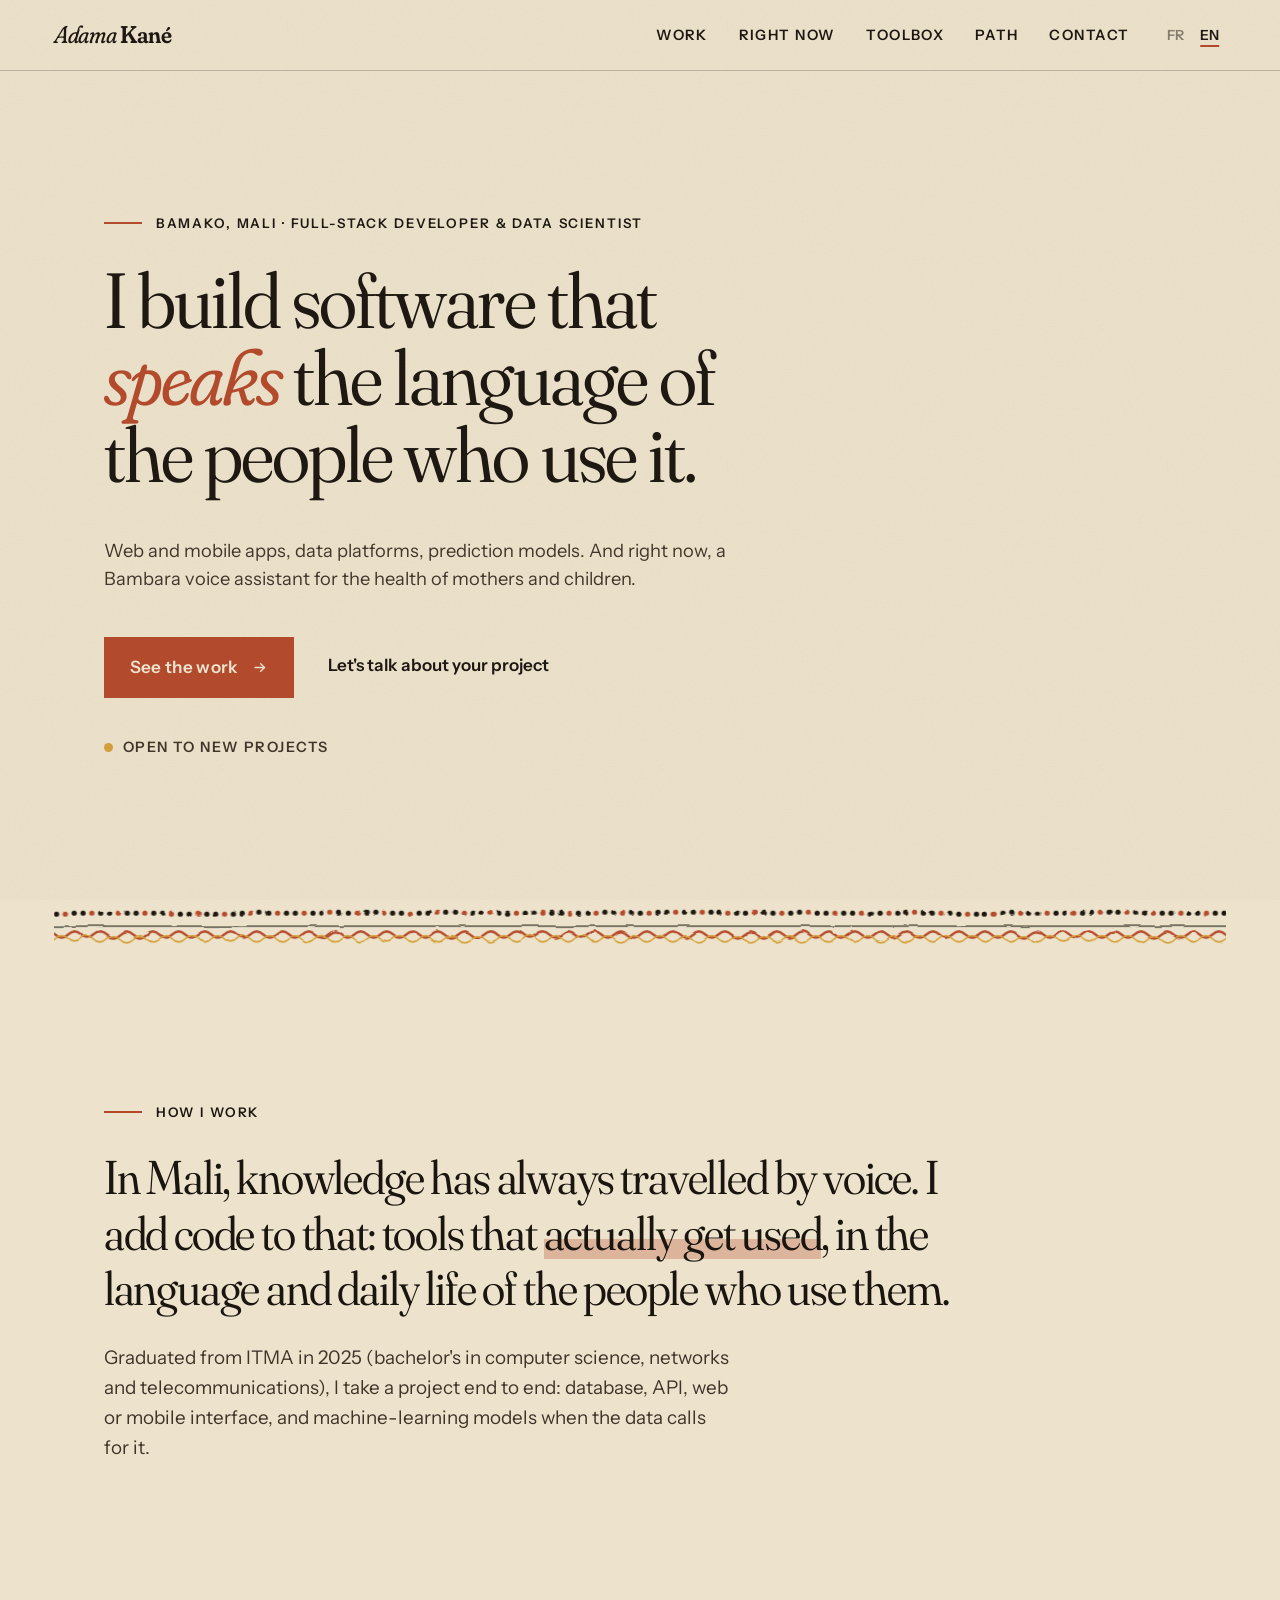
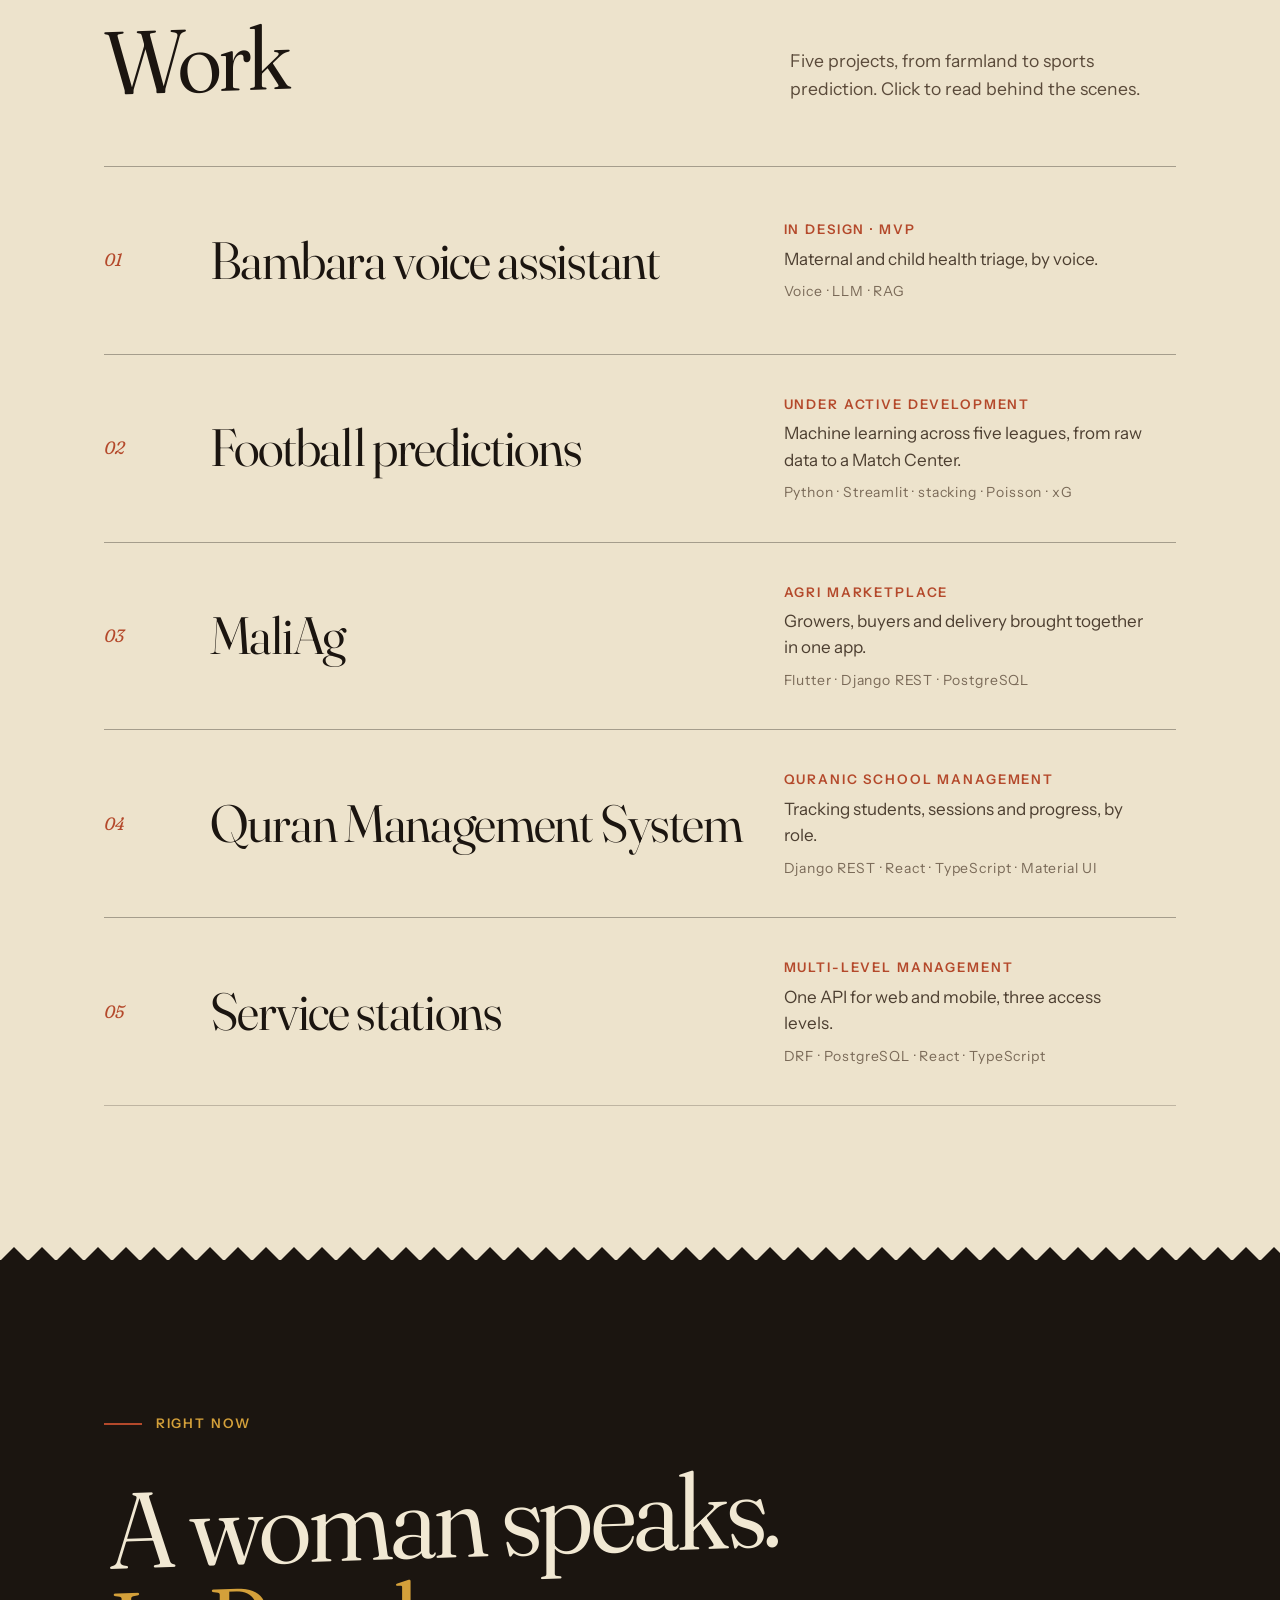
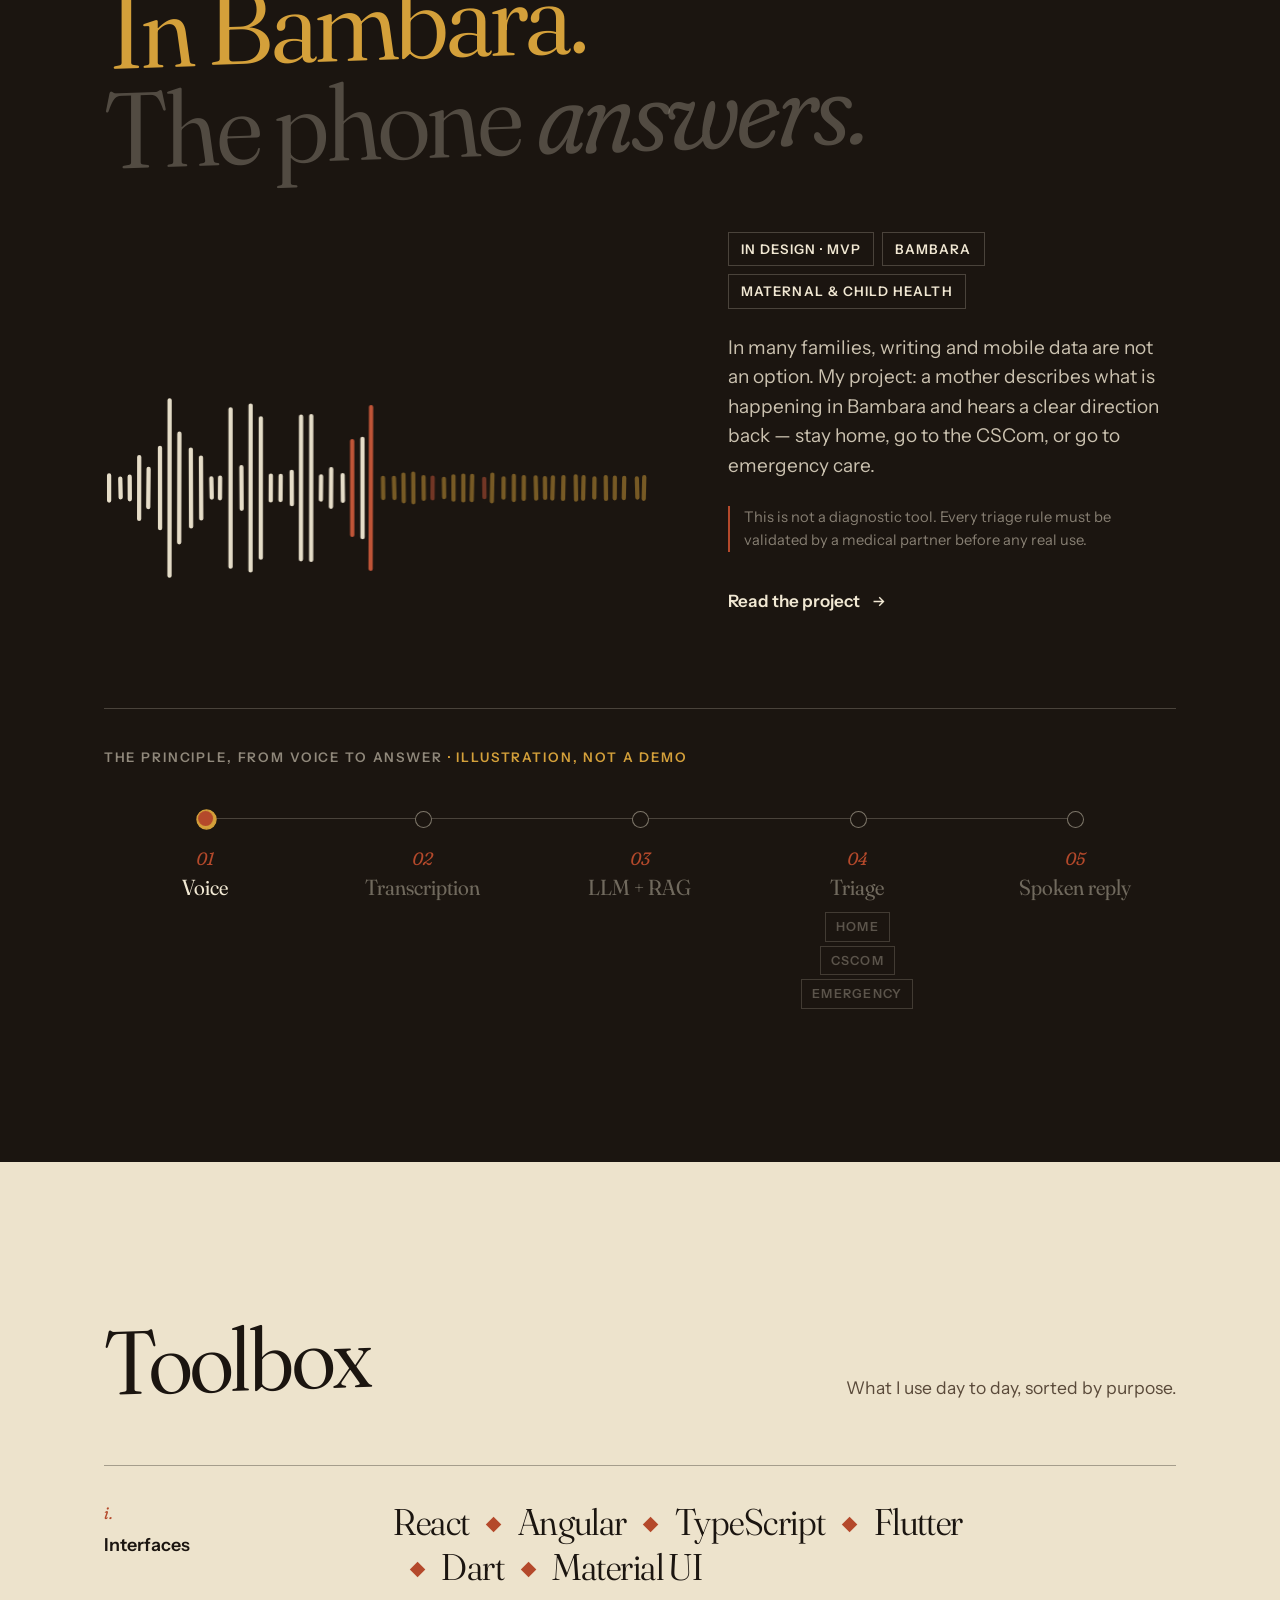
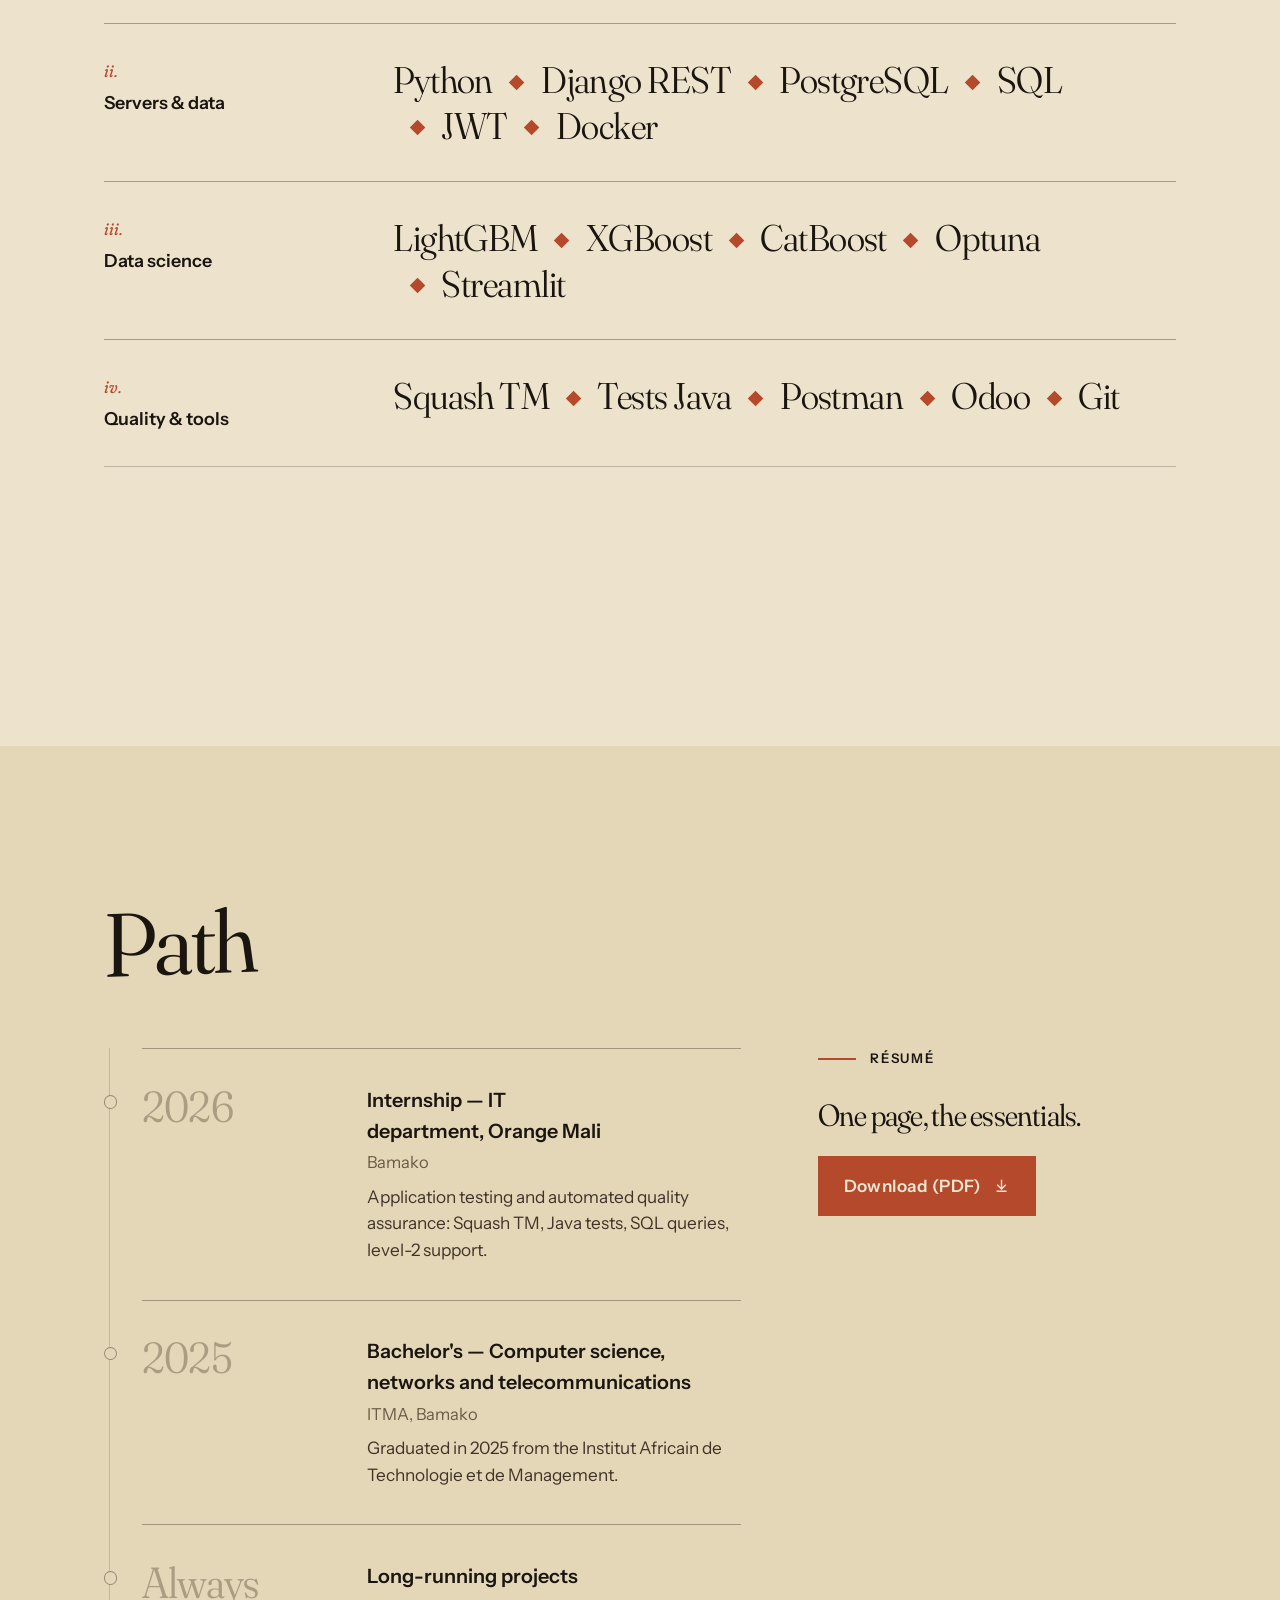
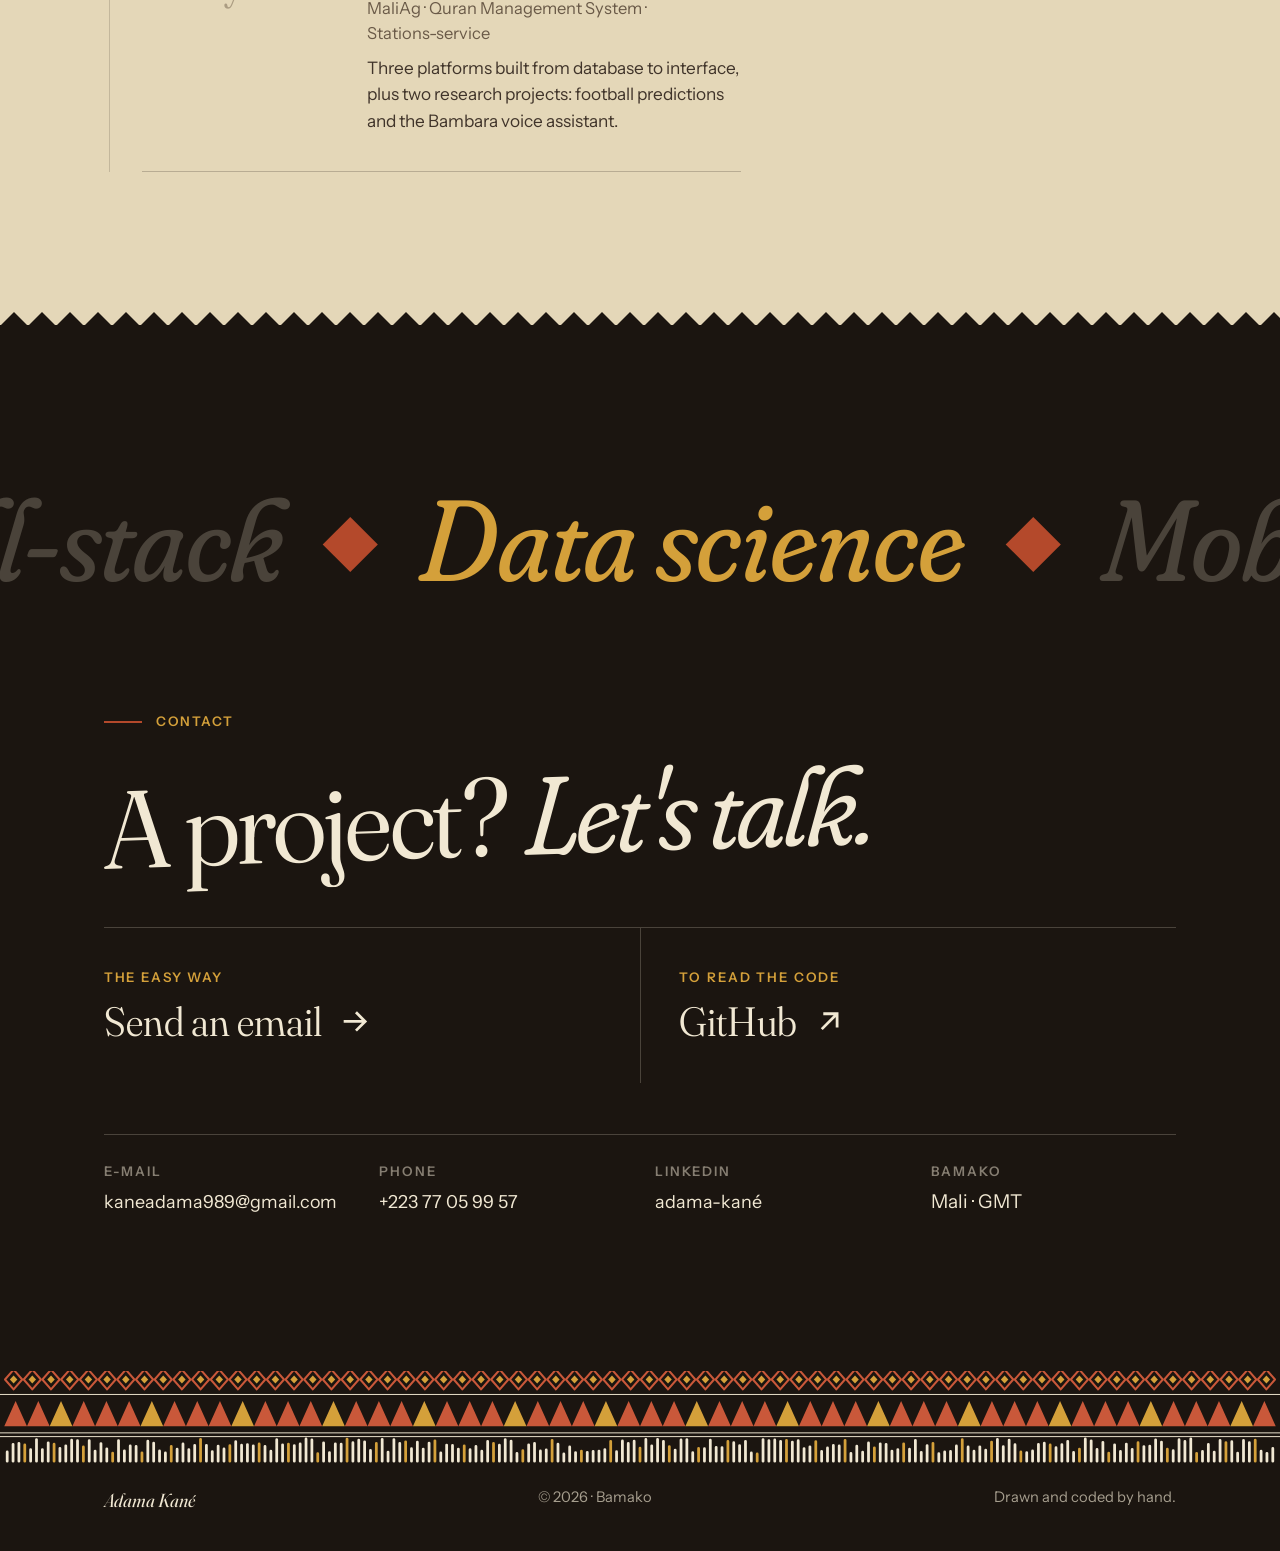
<file: index.html>
<!doctype html>
<html lang="fr">
<head>
<meta charset="utf-8">
<meta name="viewport" content="width=device-width,initial-scale=1">
<title data-fr="Adama Kané — Développeur full-stack &amp; data scientist, Bamako" data-en="Adama Kané — Full-stack developer &amp; data scientist, Bamako">Adama Kané — Développeur full-stack &amp; data scientist, Bamako</title>
<meta name="description" content="Adama Kané, développeur full-stack et data scientist à Bamako. Applications web et mobiles, machine learning, et un assistant vocal en bambara pour la santé maternelle et infantile.">
<meta name="theme-color" content="#EDE3CC">
<meta name="color-scheme" content="light">
<link rel="icon" href="data:image/svg+xml,%3Csvg xmlns='http://www.w3.org/2000/svg' viewBox='0 0 32 32'%3E%3Crect width='32' height='32' rx='6' fill='%231B1510'/%3E%3Cpath d='M3 22 L9.5 10 L16 22 L22.5 10 L29 22' fill='none' stroke='%23D4A03A' stroke-width='2.6' stroke-linejoin='round' stroke-linecap='round'/%3E%3C/svg%3E">
<link rel="preload" href="assets/fonts/fraunces-latin-full-normal.woff2" as="font" type="font/woff2" crossorigin>
<link rel="preload" href="assets/fonts/instrument-sans-latin-wght-normal.woff2" as="font" type="font/woff2" crossorigin>
<link rel="stylesheet" href="assets/app.min.css">
<meta property="og:type" content="website">
<meta property="og:title" content="Adama Kané — Développeur full-stack &amp; data scientist">
<meta property="og:description" content="Des logiciels qui parlent la langue de ceux qui les utilisent. Bamako, Mali.">
<meta name="twitter:card" content="summary">
<script>document.documentElement.classList.add('js');try{if(!sessionStorage.getItem('ak_intro')&&!matchMedia('(prefers-reduced-motion:reduce)').matches)document.documentElement.classList.add('intro')}catch(e){}</script>
</head>
<body>
<a class="skip" href="#top"><span class="fr">Aller au contenu</span><span class="en">Skip to content</span></a>

<div class="curtain" aria-hidden="true">
  <div class="curtain-inner">
    <svg viewBox="0 0 320 50"><path pathLength="1" d="M4 42 L28 8 L52 42 L76 8 L100 42 L124 8 L148 42 L172 8 L196 42 L220 8 L244 42 L268 8 L292 42 L316 8"/></svg>
    <div class="curtain-word">Adama Kané</div>
  </div>
</div>
<div class="veil" aria-hidden="true"></div>

<header class="hdr" data-tone="paper">
  <a class="brand" href="#top" aria-label="Adama Kané">Adama <b>Kané</b></a>
  <nav class="nav">
    <a href="#travaux"><span class="fr">Chantiers</span><span class="en">Work</span></a>
    <a href="#voix"><span class="fr">En ce moment</span><span class="en">Right now</span></a>
    <a href="#atelier"><span class="fr">Atelier</span><span class="en">Toolbox</span></a>
    <a href="#parcours"><span class="fr">Parcours</span><span class="en">Path</span></a>
    <a href="#contact" class="keep">Contact</a>
    <div class="lang" role="group" aria-label="Langue"><button data-l="fr" class="on">FR</button><button data-l="en">EN</button></div>
    <button class="menu-btn" aria-expanded="false" aria-controls="mnav"><span class="fr">Menu</span><span class="en">Menu</span></button>
  </nav>
</header>
<nav class="mnav" id="mnav" aria-label="Menu" aria-hidden="true">
  <a href="#travaux"><span class="fr">Chantiers</span><span class="en">Work</span></a>
  <a href="#voix"><span class="fr">En ce moment</span><span class="en">Right now</span></a>
  <a href="#atelier"><span class="fr">Atelier</span><span class="en">Toolbox</span></a>
  <a href="#parcours"><span class="fr">Parcours</span><span class="en">Path</span></a>
  <a href="#contact">Contact</a>
</nav>

<main id="top" tabindex="-1">

<!-- ================= HERO ================= -->
<section class="hero">
  <div class="wrap hero-grid">
    <div>
      <p class="small kicker rv"><span class="fr">Bamako, Mali · Développeur full-stack &amp; data scientist</span><span class="en">Bamako, Mali · Full-stack developer &amp; data scientist</span></p>
      <h1 class="disp hero-title split">
        <span class="fr">Je construis des logiciels qui <em>parlent</em> la langue de ceux qui les utilisent.</span>
        <span class="en">I build software that <em>speaks</em> the language of the people who use it.</span>
      </h1>
      <p class="hero-lead rv">
        <span class="fr">Applications web et mobiles, plateformes de données, modèles de prédiction. Et en ce moment, un assistant vocal en bambara pour la santé des mères et des enfants.</span>
        <span class="en">Web and mobile apps, data platforms, prediction models. And right now, a Bambara voice assistant for the health of mothers and children.</span>
      </p>
      <div class="hero-cta rv">
        <a class="btn" href="#travaux"><span class="fr">Voir les chantiers</span><span class="en">See the work</span><svg class="arr" viewBox="0 0 24 24" fill="none" stroke="currentColor" stroke-width="2"><path d="M5 12h14M13 6l6 6-6 6"/></svg></a>
        <a class="link-arrow ul" href="#contact"><span class="fr">Parlons de votre projet</span><span class="en">Let's talk about your project</span></a>
      </div>
      <p class="dispo rv"><i></i><span class="fr">Ouvert à de nouveaux projets</span><span class="en">Open to new projects</span></p>
    </div>

    <div class="cloth-wrap rv" data-cur="Retisser" data-cur-en="Reweave" role="img" aria-label="Un tissu de motifs inspirés du bògòlanfini, tracé par le code">
      <svg class="cloth" data-cloth="hero" viewBox="0 0 400 612"></svg>
      <div class="cloth-cap"><span><span class="fr">Tracé par le code</span><span class="en">Drawn by code</span></span><span>N° <b data-seed-no>0000</b></span></div>
    </div>
  </div>
</section>

<div class="strip" aria-hidden="true"><svg class="cloth" data-cloth="strip" data-seed="21"></svg></div>
<!-- ================= MANIFESTE ================= -->
<section class="sec manifesto">
  <div class="wrap">
    <p class="small kicker rv"><span class="fr">Manière de faire</span><span class="en">How I work</span></p>
    <p class="disp m-big split">
      <span class="fr">Au Mali, on a toujours transmis par la parole. J'y ajoute du code : des outils <span class="hl">qui servent vraiment</span>, dans la langue et le quotidien de ceux qui s'en servent.</span>
      <span class="en">In Mali, knowledge has always travelled by voice. I add code to that: tools that <span class="hl">actually get used</span>, in the language and daily life of the people who use them.</span>
    </p>
    <p class="m-sub rv">
      <span class="fr">Diplômé de l'ITMA en 2025 (licence informatique, réseaux et télécommunications), je prends un projet de bout en bout : base de données, API, interface web ou mobile, et modèles de machine learning quand les données le demandent.</span>
      <span class="en">Graduated from ITMA in 2025 (bachelor's in computer science, networks and telecommunications), I take a project end to end: database, API, web or mobile interface, and machine-learning models when the data calls for it.</span>
    </p>
  </div>
</section>

<!-- ================= CHANTIERS ================= -->
<section class="sec" id="travaux" style="padding-top:0">
  <div class="wrap">
    <div class="sec-head">
      <h2 class="disp split"><span class="fr">Chantiers</span><span class="en">Work</span></h2>
      <p class="rv"><span class="fr">Cinq projets, du terrain agricole à la prédiction sportive. Cliquez pour lire l'envers du décor.</span><span class="en">Five projects, from farmland to sports prediction. Click to read behind the scenes.</span></p>
    </div>
    <div class="rows">

      <a class="row rv" href="projects/assistant-vocal-bambara.html" data-cur="Ouvrir" data-cur-en="Open">
        <span class="no">01</span>
        <h3 class="disp"><span class="fr">Assistant vocal bambara</span><span class="en">Bambara voice assistant</span></h3>
        <span class="meta"><span class="small"><span class="fr">En conception · MVP</span><span class="en">In design · MVP</span></span><span class="fr">Triage de santé maternelle et infantile, par la voix.</span><span class="en">Maternal and child health triage, by voice.</span><span class="stack">Voice · LLM · RAG</span></span>
        <span class="thumb"><svg class="cloth" data-cloth="thumb" data-seed="101" preserveAspectRatio="xMidYMid slice"></svg></span>
        <span class="go"><svg class="arr" viewBox="0 0 24 24" fill="none" stroke="currentColor" stroke-width="2"><path d="M5 12h14M13 6l6 6-6 6"/></svg></span>
      </a>

      <a class="row rv" href="projects/football-predictions.html" data-cur="Ouvrir" data-cur-en="Open">
        <span class="no">02</span>
        <h3 class="disp"><span class="fr">Prédictions football</span><span class="en">Football predictions</span></h3>
        <span class="meta"><span class="small"><span class="fr">En développement actif</span><span class="en">Under active development</span></span><span class="fr">Machine learning sur cinq championnats, de la donnée au Match Center.</span><span class="en">Machine learning across five leagues, from raw data to a Match Center.</span><span class="stack">Python · Streamlit · stacking · Poisson · xG</span></span>
        <span class="thumb"><svg class="cloth" data-cloth="thumb" data-seed="202" preserveAspectRatio="xMidYMid slice"></svg></span>
        <span class="go"><svg class="arr" viewBox="0 0 24 24" fill="none" stroke="currentColor" stroke-width="2"><path d="M5 12h14M13 6l6 6-6 6"/></svg></span>
      </a>

      <a class="row rv" href="projects/maliag.html" data-cur="Ouvrir" data-cur-en="Open">
        <span class="no">03</span>
        <h3 class="disp">MaliAg</h3>
        <span class="meta"><span class="small"><span class="fr">Marché agricole</span><span class="en">Agri marketplace</span></span><span class="fr">Producteurs, acheteurs et livraison réunis dans une seule application.</span><span class="en">Growers, buyers and delivery brought together in one app.</span><span class="stack">Flutter · Django REST · PostgreSQL</span></span>
        <span class="thumb"><svg class="cloth" data-cloth="thumb" data-seed="303" preserveAspectRatio="xMidYMid slice"></svg></span>
        <span class="go"><svg class="arr" viewBox="0 0 24 24" fill="none" stroke="currentColor" stroke-width="2"><path d="M5 12h14M13 6l6 6-6 6"/></svg></span>
      </a>

      <a class="row rv" href="projects/quran-management-system.html" data-cur="Ouvrir" data-cur-en="Open">
        <span class="no">04</span>
        <h3 class="disp">Quran Management System</h3>
        <span class="meta"><span class="small"><span class="fr">Gestion d'école coranique</span><span class="en">Quranic school management</span></span><span class="fr">Suivi des élèves, des séances et de la progression, par rôle.</span><span class="en">Tracking students, sessions and progress, by role.</span><span class="stack">Django REST · React · TypeScript · Material UI</span></span>
        <span class="thumb"><svg class="cloth" data-cloth="thumb" data-seed="404" preserveAspectRatio="xMidYMid slice"></svg></span>
        <span class="go"><svg class="arr" viewBox="0 0 24 24" fill="none" stroke="currentColor" stroke-width="2"><path d="M5 12h14M13 6l6 6-6 6"/></svg></span>
      </a>

      <a class="row rv" href="projects/stations-service.html" data-cur="Ouvrir" data-cur-en="Open">
        <span class="no">05</span>
        <h3 class="disp"><span class="fr">Stations-service</span><span class="en">Service stations</span></h3>
        <span class="meta"><span class="small"><span class="fr">Gestion multi-accès</span><span class="en">Multi-level management</span></span><span class="fr">Une seule API pour le web et le mobile, trois niveaux d'accès.</span><span class="en">One API for web and mobile, three access levels.</span><span class="stack">DRF · PostgreSQL · React · TypeScript</span></span>
        <span class="thumb"><svg class="cloth" data-cloth="thumb" data-seed="505" preserveAspectRatio="xMidYMid slice"></svg></span>
        <span class="go"><svg class="arr" viewBox="0 0 24 24" fill="none" stroke="currentColor" stroke-width="2"><path d="M5 12h14M13 6l6 6-6 6"/></svg></span>
      </a>

    </div>
  </div>
</section>

<!-- ================= EN CE MOMENT ================= -->
<section class="sec ink voice" id="voix">
  <div class="wrap">
    <p class="small kicker rv" style="color:var(--ochre)"><span class="fr">En ce moment</span><span class="en">Right now</span></p>
    <h2 class="disp">
      <span class="l"><span class="fr">Une femme parle.</span><span class="en">A woman speaks.</span></span>
      <span class="l k2"><span class="fr">En bambara.</span><span class="en">In Bambara.</span></span>
      <span class="l k3"><span class="fr">Le téléphone <em>répond.</em></span><span class="en">The phone <em>answers.</em></span></span>
    </h2>
    <div class="voice-grid">
      <canvas aria-label="Forme d'onde : une voix, puis la réponse" role="img"></canvas>
      <div class="voice-copy rv">
        <div class="tags"><span><span class="fr">En conception · MVP</span><span class="en">In design · MVP</span></span><span>Bambara</span><span><span class="fr">Santé maternelle &amp; infantile</span><span class="en">Maternal &amp; child health</span></span></div>
        <p class="fr">Dans beaucoup de familles, l'écrit et les données mobiles ne sont pas une option. Mon projet : qu'une mère décrive en bambara ce qui se passe, et reçoive à voix haute une orientation claire — rester à la maison, aller au CSCom, ou partir en urgence.</p>
        <p class="en">In many families, writing and mobile data are not an option. My project: a mother describes what is happening in Bambara and hears a clear direction back — stay home, go to the CSCom, or go to emergency care.</p>
        <p class="note fr">Ce n'est pas un outil de diagnostic. Chaque règle de triage devra être validée par un partenaire médical avant tout usage réel.</p>
        <p class="note en">This is not a diagnostic tool. Every triage rule must be validated by a medical partner before any real use.</p>
        <div class="voice-cta"><a class="link-arrow ul" href="projects/assistant-vocal-bambara.html"><span class="fr">Lire le projet</span><span class="en">Read the project</span><svg class="arr" viewBox="0 0 24 24" fill="none" stroke="currentColor" stroke-width="2"><path d="M5 12h14M13 6l6 6-6 6"/></svg></a></div>
      </div>
    </div>
    <div class="pipe rv">
      <p class="small pipe-cap"><span class="fr">Le principe, de la voix à la réponse <em>· illustration, pas une démo</em></span><span class="en">The principle, from voice to answer <em>· illustration, not a demo</em></span></p>
      <div class="pipe-track">
        <i class="pulse" aria-hidden="true"></i>
        <div class="st"><b>01</b><span class="fr">Voix</span><span class="en">Voice</span></div>
        <div class="st"><b>02</b><span class="fr">Transcription</span><span class="en">Transcription</span></div>
        <div class="st"><b>03</b><span>LLM + RAG</span></div>
        <div class="st st-tri"><b>04</b><span class="fr">Triage</span><span class="en">Triage</span>
          <ul class="outs"><li class="o1"><span class="fr">Maison</span><span class="en">Home</span></li><li class="o2">CSCom</li><li class="o3"><span class="fr">Urgence</span><span class="en">Emergency</span></li></ul></div>
        <div class="st"><b>05</b><span class="fr">Réponse vocale</span><span class="en">Spoken reply</span></div>
      </div>
    </div>
  </div>
</section>

<!-- ================= ATELIER ================= -->
<section class="sec" id="atelier">
  <div class="wrap">
    <div class="sec-head">
      <h2 class="disp split"><span class="fr">Atelier</span><span class="en">Toolbox</span></h2>
      <p class="rv"><span class="fr">Ce que j'utilise au quotidien, rangé par usage.</span><span class="en">What I use day to day, sorted by purpose.</span></p>
    </div>
    <div>
      <div class="craft-row rv"><h3><i>i.</i><span class="fr">Interfaces</span><span class="en">Interfaces</span></h3><p class="items"><span>React</span><span>Angular</span><span>TypeScript</span><span>Flutter</span><span>Dart</span><span>Material UI</span></p></div>
      <div class="craft-row rv"><h3><i>ii.</i><span class="fr">Serveurs &amp; données</span><span class="en">Servers &amp; data</span></h3><p class="items"><span>Python</span><span>Django REST</span><span>PostgreSQL</span><span>SQL</span><span>JWT</span><span>Docker</span></p></div>
      <div class="craft-row rv"><h3><i>iii.</i><span class="fr">Data science</span><span class="en">Data science</span></h3><p class="items"><span>LightGBM</span><span>XGBoost</span><span>CatBoost</span><span>Optuna</span><span>Streamlit</span></p></div>
      <div class="craft-row rv"><h3><i>iv.</i><span class="fr">Qualité &amp; outils</span><span class="en">Quality &amp; tools</span></h3><p class="items"><span>Squash TM</span><span>Tests Java</span><span>Postman</span><span>Odoo</span><span>Git</span></p></div>
    </div>
  </div>
<div class="strip" style="margin-top:clamp(40px,6vw,90px)" aria-hidden="true"><svg class="cloth" data-cloth="strip" data-seed="47"></svg></div>
</section>

<!-- ================= PARCOURS ================= -->
<section class="sec paper2" id="parcours">
  <div class="wrap">
    <div class="sec-head">
      <h2 class="disp split"><span class="fr">Parcours</span><span class="en">Path</span></h2>
    </div>
    <div class="path">
      <div class="steps">
        <div class="step rv"><div class="yr">2026</div><div><h3><span class="fr">Stage — Département informatique, Orange Mali</span><span class="en">Internship — IT department, Orange Mali</span></h3><p class="where">Bamako</p><p class="fr">Tests applicatifs et assurance qualité automatisée : Squash TM, tests en Java, requêtes SQL, support de niveau 2.</p><p class="en">Application testing and automated quality assurance: Squash TM, Java tests, SQL queries, level-2 support.</p></div></div>
        <div class="step rv"><div class="yr">2025</div><div><h3><span class="fr">Licence — Informatique, réseaux et télécommunications</span><span class="en">Bachelor's — Computer science, networks and telecommunications</span></h3><p class="where">ITMA, Bamako</p><p class="fr">Diplôme obtenu en 2025 à l'Institut Africain de Technologie et de Management.</p><p class="en">Graduated in 2025 from the Institut Africain de Technologie et de Management.</p></div></div>
        <div class="step rv"><div class="yr"><span class="fr">Toujours</span><span class="en">Always</span></div><div><h3><span class="fr">Projets au long cours</span><span class="en">Long-running projects</span></h3><p class="where">MaliAg · Quran Management System · Stations-service</p><p class="fr">Trois plateformes construites de la base de données à l'interface, plus deux chantiers de recherche : les prédictions football et l'assistant vocal bambara.</p><p class="en">Three platforms built from database to interface, plus two research projects: football predictions and the Bambara voice assistant.</p></div></div>
      </div>
      <aside class="aside-lang rv">
        <p class="small kicker"><span class="fr">Le CV</span><span class="en">Résumé</span></p>
        <p class="disp"><span class="fr">Une page, l'essentiel.</span><span class="en">One page, the essentials.</span></p>
        <p style="margin-top:22px"><a class="btn" href="cv-adama-kane.pdf" download><span class="fr">Télécharger (PDF)</span><span class="en">Download (PDF)</span><svg class="arr" viewBox="0 0 24 24" fill="none" stroke="currentColor" stroke-width="2"><path d="M12 4v12M6 11l6 6 6-6M5 20h14"/></svg></a></p>
      </aside>
    </div>
  </div>
</section>

<!-- ================= CONTACT ================= -->
<section class="sec ink contact" id="contact">
  <div class="marq" aria-hidden="true"><div class="marq-in"><div class="marq-set"><span>Full-stack</span><i></i><span class="f">Data science</span><i></i><span>Mobile</span><i></i><span class="f">IA vocale</span><i></i><span>Bamako</span><i></i></div></div></div>
  <div class="wrap">
    <p class="small kicker rv" style="color:var(--ochre)">Contact</p>
    <h2 class="disp split"><span class="fr">Un projet ? <em>Parlons-en.</em></span><span class="en">A project? <em>Let's talk.</em></span></h2>
    <div class="paths rv">
      <a href="mailto:kaneadama989@gmail.com" data-cur="Écrire" data-cur-en="Write"><span class="small"><span class="fr">Le plus simple</span><span class="en">The easy way</span></span><strong><span class="fr">Écrire un e-mail</span><span class="en">Send an email</span><svg class="arr" viewBox="0 0 24 24" fill="none" stroke="currentColor" stroke-width="1.8"><path d="M5 12h14M13 6l6 6-6 6"/></svg></strong></a>
      <a href="https://github.com/Larsoncfaa" target="_blank" rel="noopener" data-cur="Voir" data-cur-en="View"><span class="small"><span class="fr">Pour lire le code</span><span class="en">To read the code</span></span><strong>GitHub<svg class="arr" viewBox="0 0 24 24" fill="none" stroke="currentColor" stroke-width="1.8"><path d="M7 17L17 7M8 7h9v9"/></svg></strong></a>
    </div>
    <div class="reach rv">
      <div><span class="small">E-mail</span><button class="copy" data-copy="kaneadama989@gmail.com">kaneadama989@gmail.com</button></div>
      <div><span class="small"><span class="fr">Téléphone</span><span class="en">Phone</span></span><button class="copy" data-copy="+22377059957">+223 77 05 99 57</button></div>
      <div><span class="small">LinkedIn</span><a href="https://www.linkedin.com/in/adama-kané" target="_blank" rel="noopener">adama-kané</a></div>
      <div><span class="small">Bamako</span><span class="fr">Mali · GMT</span><span class="en">Mali · GMT</span></div>
    </div>
  </div>
</section>

</main>

<footer class="foot">
  <svg class="band cloth" data-cloth="band" viewBox="0 0 1200 96" aria-hidden="true"></svg>
  <div class="wrap foot-in">
    <b>Adama Kané</b>
    <span>© <span data-year>2026</span> · Bamako</span>
    <span class="fr">Dessiné et codé à la main.</span><span class="en">Drawn and coded by hand.</span>
  </div>
</footer>

<a class="fab btn" href="mailto:kaneadama989@gmail.com" aria-label="E-mail"><svg class="arr" viewBox="0 0 24 24" fill="none" stroke="currentColor" stroke-width="2"><path d="M3 6h18v12H3zM3 7l9 7 9-7"/></svg><span class="fr">Écrire</span><span class="en">Write</span></a>
<script src="assets/app.min.js" defer></script>
</body>
</html>
</file>
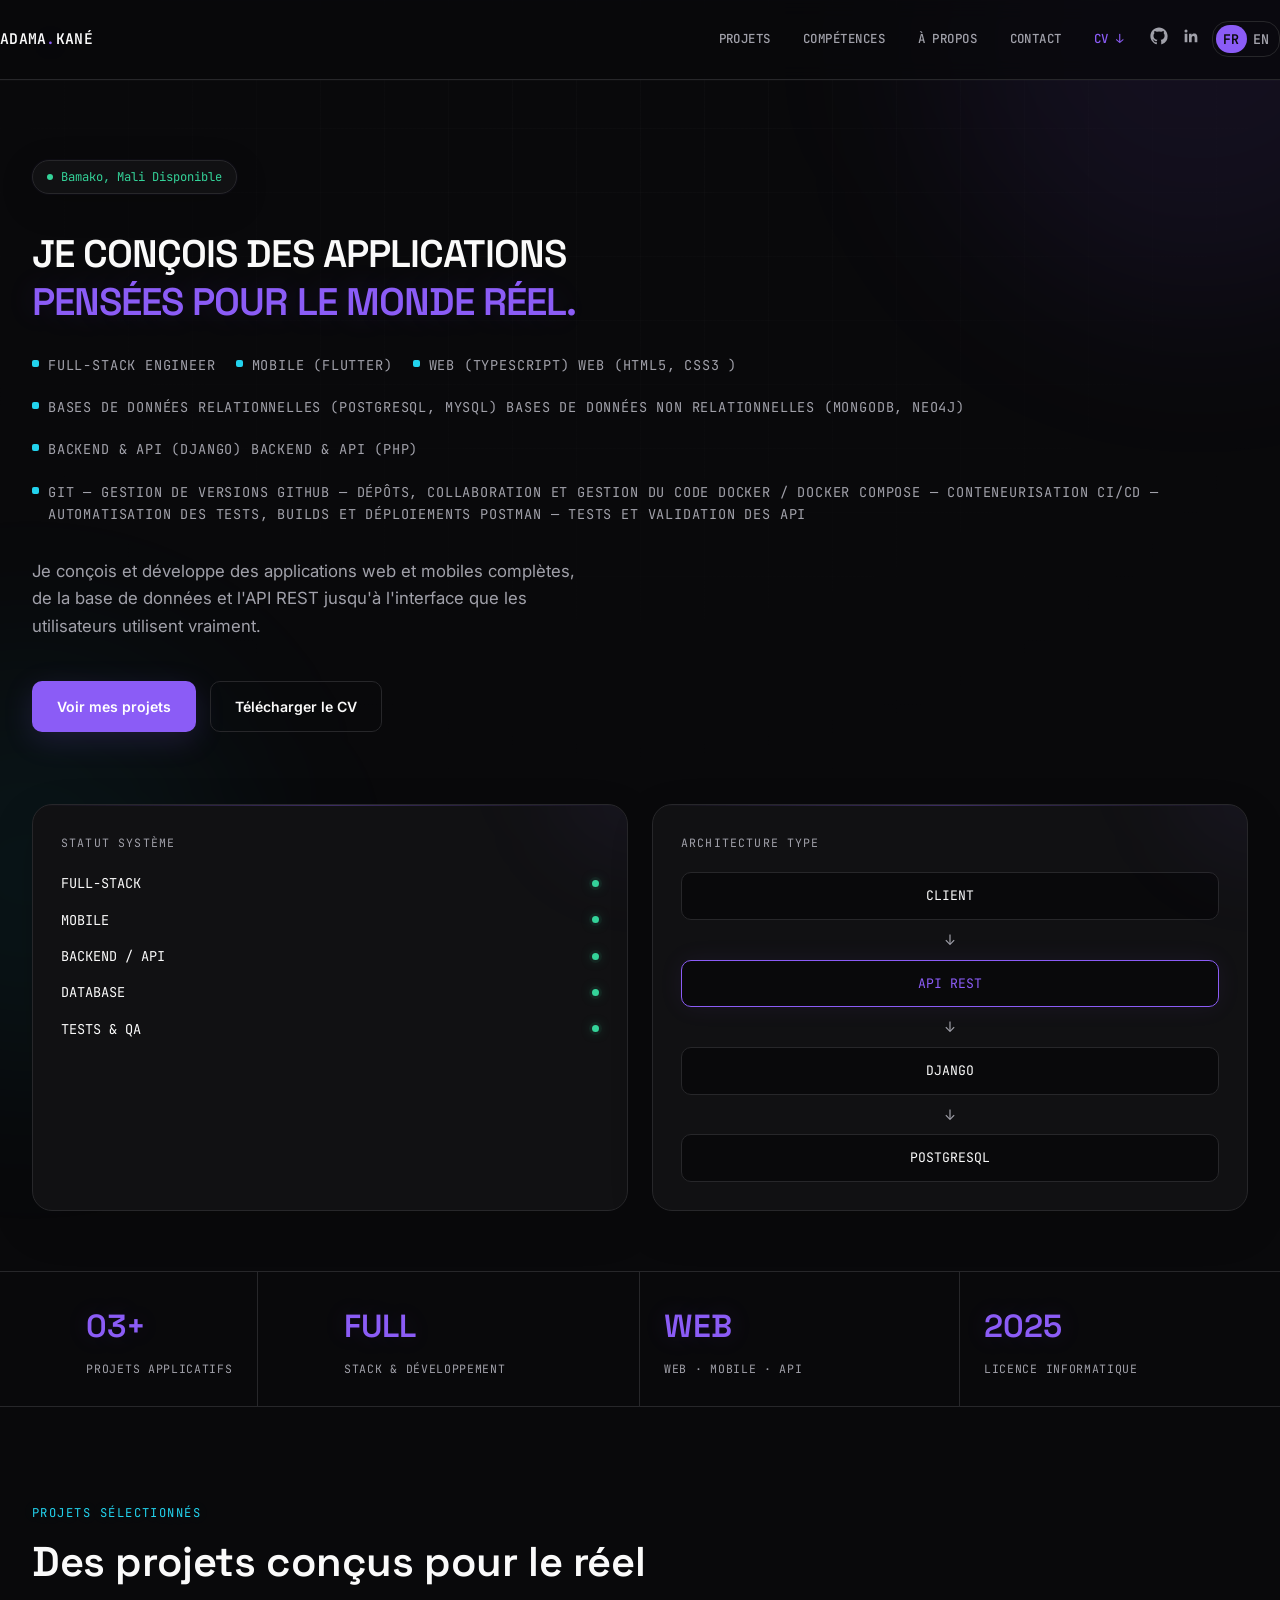
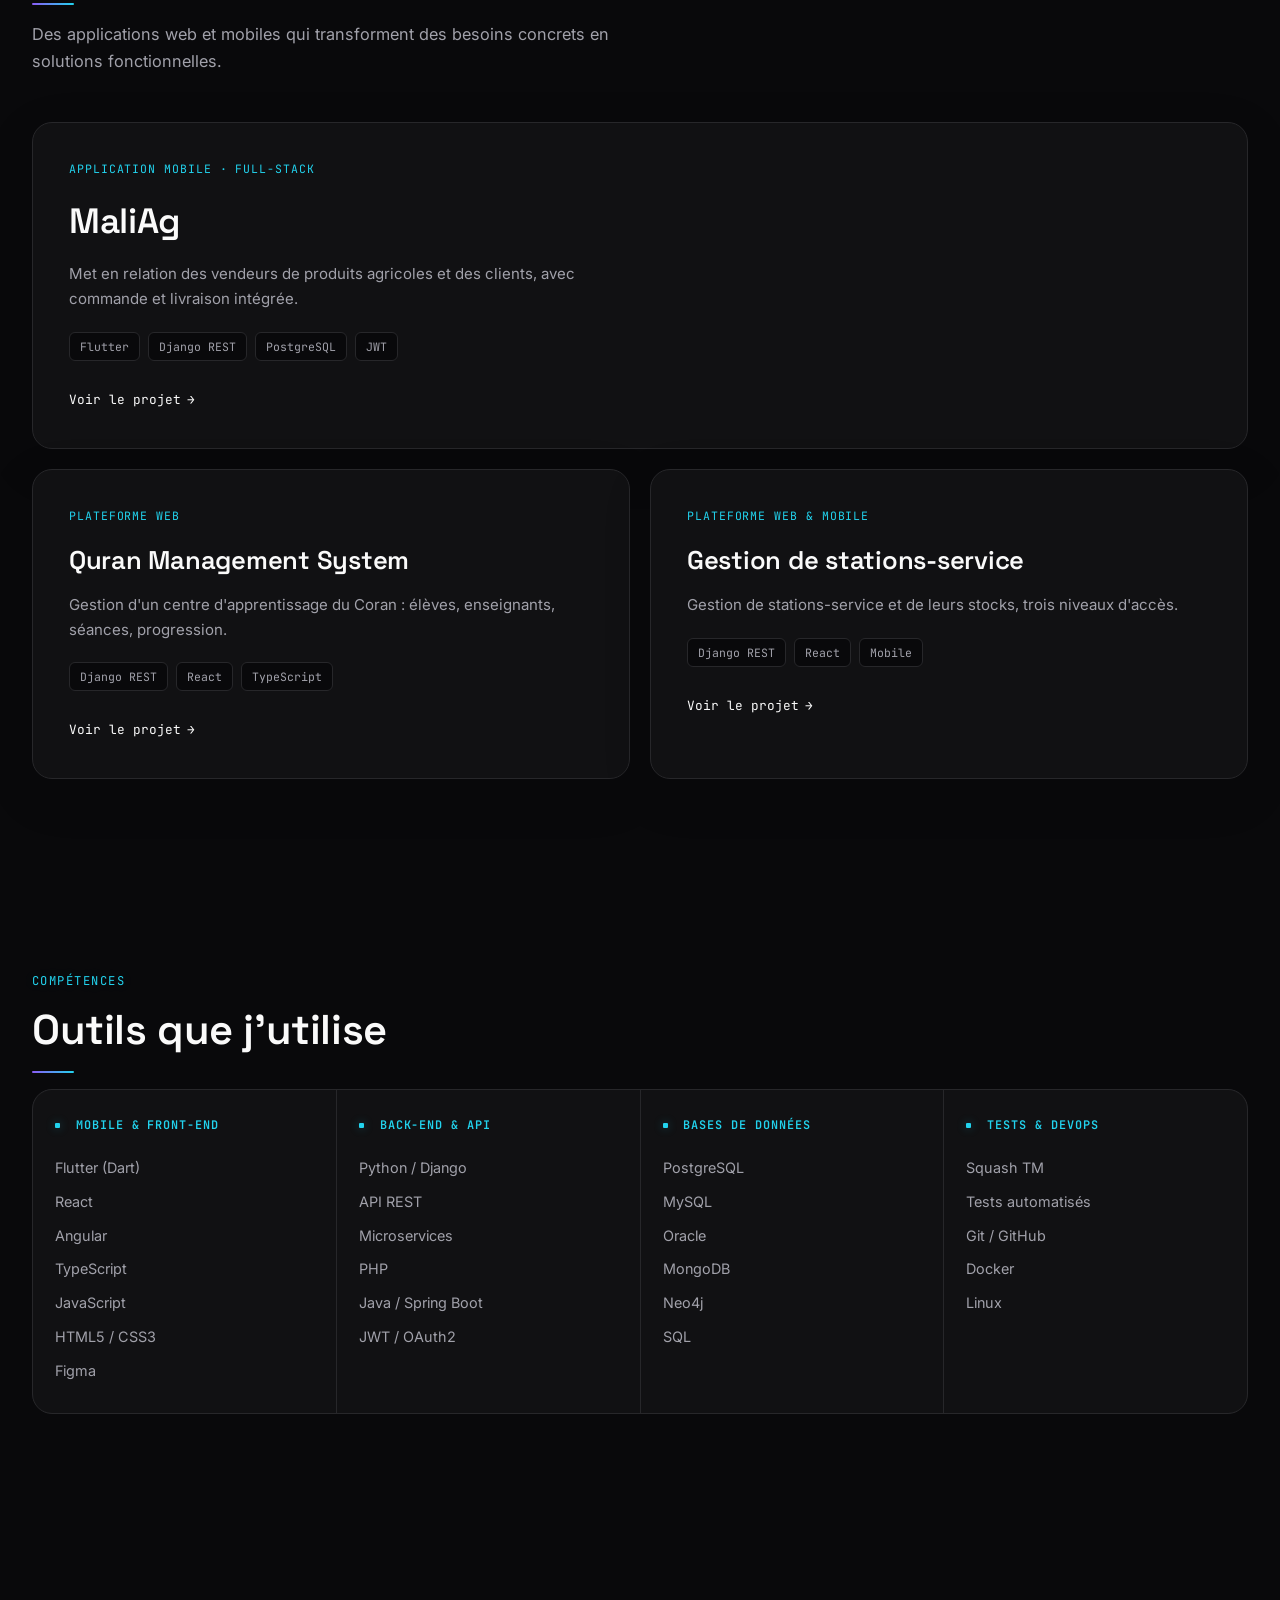
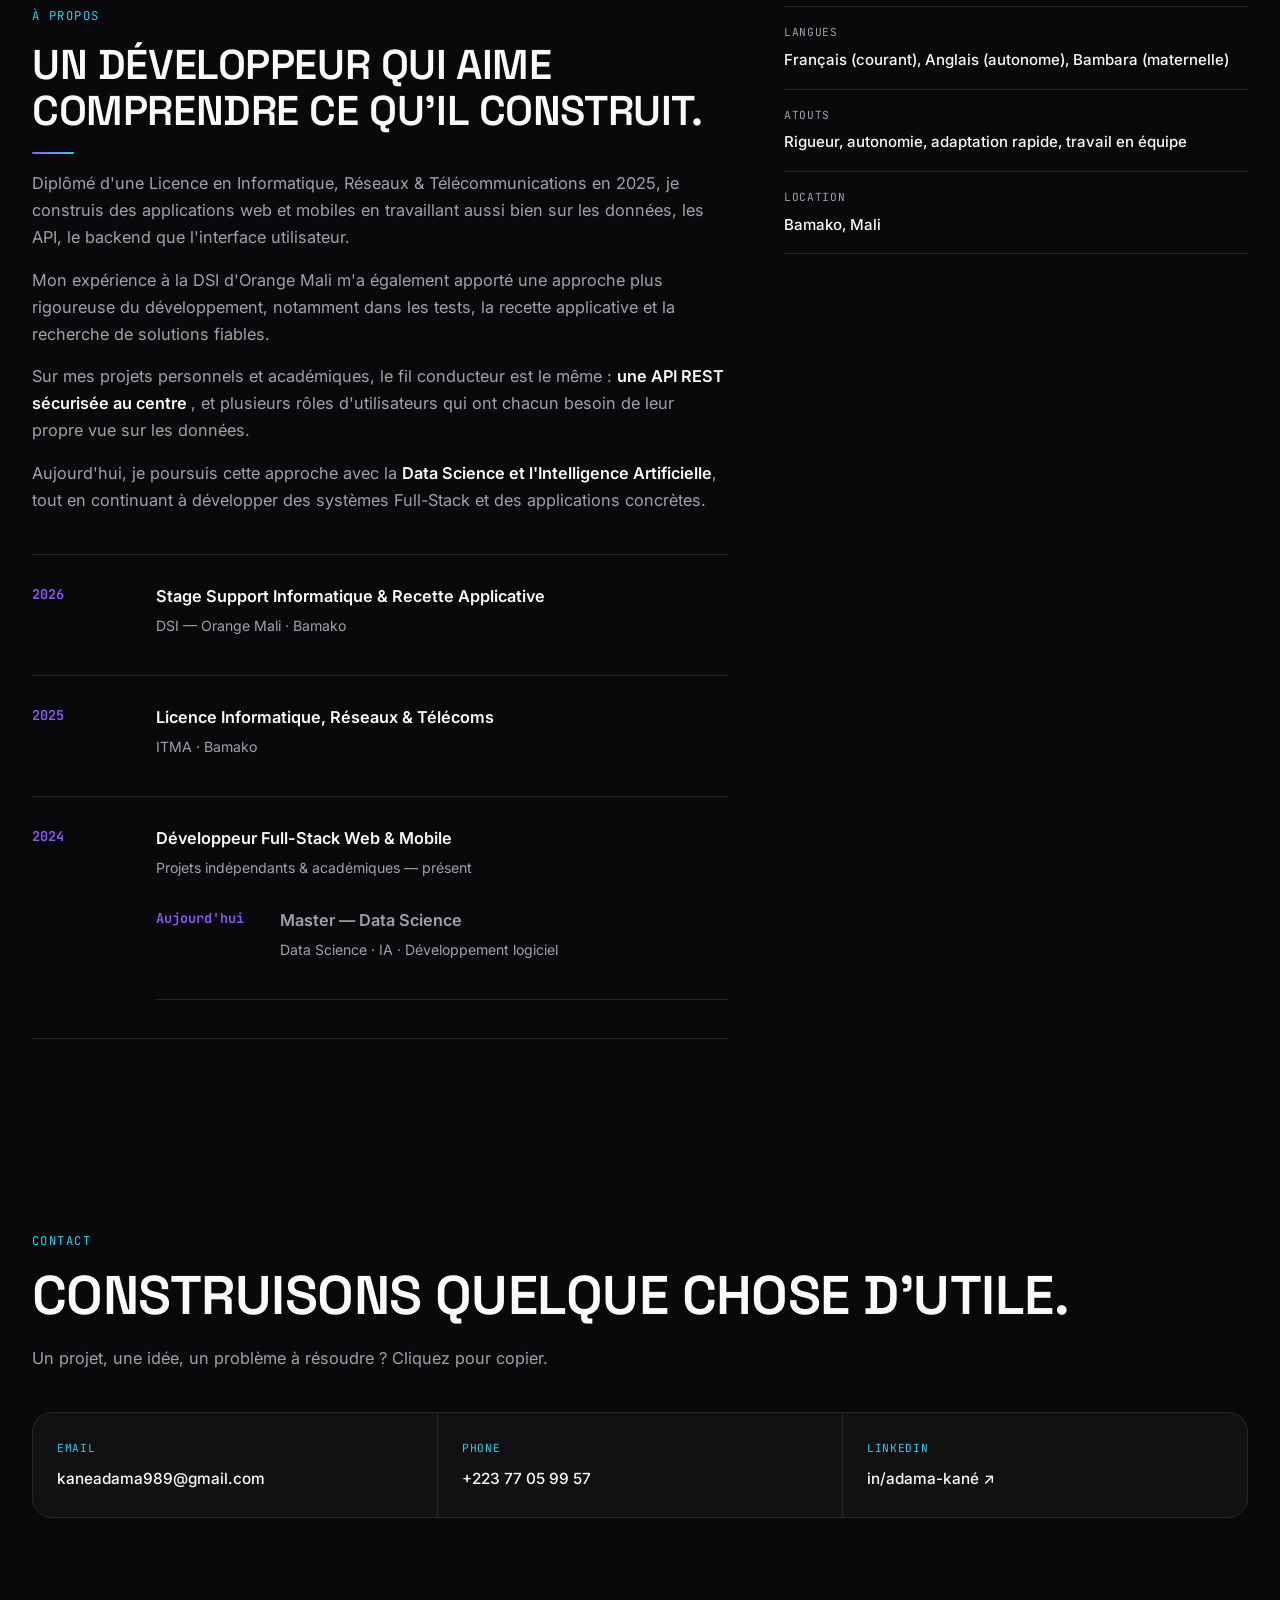
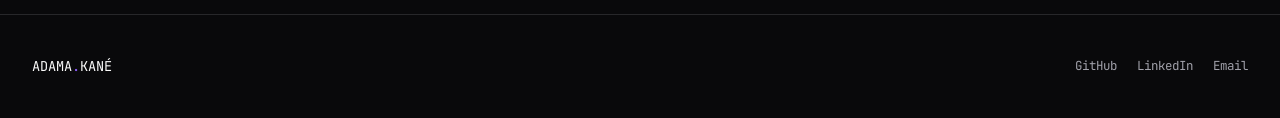
<file: Larson/index.html>
<!DOCTYPE html>
<html lang="fr">

<head>
  <meta charset="UTF-8">
  <meta name="viewport" content="width=device-width, initial-scale=1.0">

  <title>Adama Kané — Full-Stack Engineer</title>

  <meta
    name="description"
    content="Adama Kané, Full-Stack Engineer basé à Bamako, Mali. Applications web et mobiles où plusieurs rôles cohabitent proprement  Flutter, React, Django, PostgreSQL."
  >

  <meta property="og:title" content="Adama Kané — Full-Stack Engineer">
  <meta
    property="og:description"
    content="Applications web et mobiles où plusieurs rôles cohabitent proprement —Flutter, React, Django, PostgreSQL."
  >
  <meta property="og:type" content="website">

  <link rel="preconnect" href="https://fonts.googleapis.com">
  <link rel="preconnect" href="https://fonts.gstatic.com" crossorigin>

  <link
    href="https://fonts.googleapis.com/css2?family=Space+Grotesk:wght@500;600;700&family=Inter:wght@400;500;600;700&family=JetBrains+Mono:wght@400;500;600&display=swap"
    rel="stylesheet"
  >

  <style>
    /* =========================================================
       Adama Kané — Portfolio
       Design system: Dark Editorial × Technical × Asymmetric Bento
       ========================================================= */

    :root {
      --background: #09090B;
      --surface: #111113;
      --surface-hover: #18181B;
      --border: #27272A;
      --text: #FAFAFA;
      --text-muted: #A1A1AA;
      --primary: #8B5CF6;
      --secondary: #22D3EE;
      --success: #34D399;

      --radius-sm: 10px;
      --radius-md: 14px;
      --radius-lg: 20px;

      --transition-fast: 150ms ease;
      --transition-normal: 250ms ease;

      --font-display: 'Space Grotesk', 'Segoe UI', sans-serif;
      --font-body: 'Inter', 'Segoe UI', sans-serif;
      --font-mono: 'JetBrains Mono', 'Courier New', monospace;

      --max: 1320px;
    }

    * {
      margin: 0;
      padding: 0;
      box-sizing: border-box;
    }

    html {
      -webkit-text-size-adjust:100%;
      text-size-adjust:100%;
      scroll-behavior: smooth;
    }

    body {
      font-family: var(--font-body);
      color: var(--text);
      background: var(--background);
      line-height: 1.65;
      font-size: 16px;
    }

    h1,
    h2,
    h3,
    h4 {
      font-family: var(--font-display);
      font-weight: 600;
      letter-spacing: -0.01em;
      color: var(--text);
    }

    .mono {
      font-family: var(--font-mono);
    }

    a {
      color: inherit;
      text-decoration: none;
    }

    img {
      max-width: 100%;
      display: block;
    }

    .wrap {
      max-width: var(--max);
      margin: 0 auto;
      padding: 0 32px;
    }

    body.lang-en .fr {
      display: none !important;
    }

    body.lang-en .en {
      display: inline !important;
    }

    .en {
      display: none;
    }

    body.lang-en .fr-block {
      display: none !important;
    }

    body.lang-en .en-block {
      display: block !important;
    }

    .en-block {
      display: none;
    }

    a:focus-visible,
    button:focus-visible {
      outline: 2px solid var(--primary);
      outline-offset: 3px;
      border-radius: 2px;
    }

    .fade-in {
      animation: fadeIn 0.5s ease both;
    }

    @keyframes fadeIn {
      from {
        opacity: 0;
        transform: translateY(8px);
      }

      to {
        opacity: 1;
        transform: translateY(0);
      }
    }

    @media (prefers-reduced-motion: reduce) {
      * {
        animation-duration: 0.01ms !important;
        transition-duration: 0.01ms !important;
      }
    }

    /* ============ TECHNICAL GRID BACKDROP ============ */

    .grid-bg {
      position: fixed;
      inset: 0;
      z-index: -1;
      pointer-events: none;

      background-image:
        linear-gradient(
          rgba(250, 250, 250, 0.025) 1px,
          transparent 1px
        ),
        linear-gradient(
          90deg,
          rgba(250, 250, 250, 0.025) 1px,
          transparent 1px
        );

      background-size: 64px 64px;
            -webkit-mask-image: radial-gradient(
        circle at 50% 0%,
        black,
        transparent 75%
      );

      mask-image: radial-gradient(
        circle at 50% 0%,
        black,
        transparent 75%
      );
    }

    /* ============ NAVBAR ============ */

    header {
      position: sticky;
      top: 0;
      z-index: 100;

      background: rgba(9, 9, 11, 0.75);
      -webkit-backdrop-filter:blur(10px);
      backdrop-filter:blur(10px);
      border-bottom: 1px solid var(--border);
    }

    .nav {
      display: flex;
      align-items: center;
      justify-content: space-between;
      padding: 20px 0;
    }

    .brand {
      font-family: var(--font-mono);
      font-weight: 600;
      font-size: 0.92rem;
      letter-spacing: 0.02em;
      color: var(--text);
    }

    .brand span {
      color: var(--primary);
    }

    .nav-links {
      display: flex;
      align-items: center;
      gap: 4px;
    }

    .nav-links a.nav-item {
      font-family: var(--font-mono);
      font-size: 0.78rem;
      letter-spacing: 0.04em;
      color: var(--text-muted);
      font-weight: 500;

      padding: 9px 14px;
      border-radius: var(--radius-sm);

      transition:
        color var(--transition-fast),
        background var(--transition-fast);

      text-transform: uppercase;
    }

    .nav-links a.nav-item:hover {
      color: var(--text);
      background: var(--surface);
    }

    .nav-links a.nav-item.cv {
      color: var(--primary);
    }

    .icon-links {
      display: flex;
      align-items: center;
      gap: 14px;
      margin-left: 8px;
    }

    .icon-links a {
      color: var(--text-muted);
      transition: color var(--transition-fast);
    }

    .icon-links a:hover {
      color: var(--secondary);
    }

    .icon-links svg {
      width: 18px;
      height: 18px;
    }

    .lang-toggle {
      position: relative;
      display: flex;

      border: 1px solid var(--border);
      border-radius: 16px;

      font-family: var(--font-mono);
      font-size: 0.68rem;

      margin-left: 8px;
      padding: 3px;
      width: 68px;
    }

    .lang-thumb {
      position: absolute;
      top: 3px;
      left: 3px;

      width: 31px;
      height: calc(100% - 6px);

      background: var(--primary);
      border-radius: 14px;

      transition: transform var(--transition-normal);
    }

    body.lang-en .lang-thumb {
      transform: translateX(31px);
    }

    .lang-toggle button {
      position: relative;
      z-index: 1;

      flex: 1;

      border: none;
      background: transparent;

      padding: 5px 0;

      cursor: pointer;

      color: var(--text-muted);
      font-family: inherit;
      font-weight: 600;
    }

    .lang-toggle button.active {
      color: #09090B;
    }

    .hamburger {
      display: none;
      flex-direction: column;
      gap: 5px;

      cursor: pointer;
      padding: 8px;

      background: none;
      border: none;
    }

    .hamburger span {
      width: 20px;
      height: 1.5px;

      background: var(--text);
      border-radius: 2px;
    }

    #mobileMenu {
      display: none;
    }

    @media (max-width: 820px) {
      .nav-links a.nav-item {
        display: none;
      }

      .icon-links {
        display: none;
      }

      .hamburger {
        display: flex;
      }

      body.menu-open #mobileMenu {
        display: flex;
        flex-direction: column;
        gap: 2px;

        padding: 6px 32px 22px;

        border-top: 1px solid var(--border);
      }

      #mobileMenu a {
        padding: 14px 4px;

        font-family: var(--font-mono);
        font-size: 0.85rem;

        text-transform: uppercase;
        letter-spacing: 0.04em;

        color: var(--text);

        border-bottom: 1px solid var(--border);
      }

      #mobileMenu a.cv {
        color: var(--primary);
      }
    }

    /* ============ SECTIONS ============ */

    section {
      padding: 96px 0;
    }

    .eyebrow {
      font-family: var(--font-mono);
      font-size: 0.76rem;

      color: var(--secondary);

      text-transform: uppercase;
      letter-spacing: 0.12em;

      margin-bottom: 16px;

      display: block;
    }

    .section-title {
      font-size: clamp(1.8rem, 3.6vw, 2.6rem);
      margin-bottom: 16px;
      line-height: 1.1;
    }

    .section-intro {
      color: var(--text-muted);
      max-width: 600px;
      margin-bottom: 48px;
      font-size: 1.02rem;
    }

    /* ============ HERO ============ */

    .hero {
      padding: 80px 0 60px;
    }

    .hero-kicker {
      display: inline-flex;
      align-items: center;
      gap: 8px;

      font-family: var(--font-mono);
      font-size: 0.76rem;

      color: var(--success);

      border: 1px solid var(--border);
      background: var(--surface);

      padding: 6px 14px;
      border-radius: 20px;

      margin-bottom: 36px;
    }

    .hero-kicker::before {
      content: '';

      width: 6px;
      height: 6px;

      border-radius: 50%;
      background: var(--success);
    }

    .hero-title {
  font-size: clamp(1.35rem, 3vw, 2.4rem);
  line-height: 1.25;
  font-weight: 600;
  letter-spacing: -0.025em;

  margin-bottom: 28px;
  max-width: 820px;
}

.hero-title .accent {
  color: var(--primary);
}

    .hero-roles {
      display: flex;
      gap: 20px;
      flex-wrap: wrap;

      font-family: var(--font-mono);
      font-size: 0.85rem;

      letter-spacing: 0.06em;
      text-transform: uppercase;

      color: var(--text-muted);

      margin-bottom: 32px;
    }

    .hero-roles span.role-item {
      position: relative;
      padding-left: 16px;
    }

    .hero-roles span.role-item::before {
      content: '';

      position: absolute;
      left: 0;
      top: 6px;

      width: 7px;
      height: 7px;

      background: var(--secondary);
      border-radius: 2px;
    }

    .hero-lead {
      color: var(--text-muted);
      max-width: 560px;

      font-size: 1.05rem;

      margin-bottom: 40px;
    }

    .hero-cta {
      display: flex;
      gap: 14px;
      flex-wrap: wrap;

      margin-bottom: 72px;
    }

    .btn {
      display: inline-flex;
      align-items: center;
      gap: 8px;

      padding: 13px 24px;

      border-radius: var(--radius-sm);

      font-weight: 600;
      font-size: 0.88rem;

      transition:
        background var(--transition-fast),
        border-color var(--transition-fast),
        color var(--transition-fast),
        transform var(--transition-fast);

      border: 1px solid transparent;

      cursor: pointer;
      font-family: var(--font-body);
    }

    .btn-primary {
      background: var(--primary);
      color: #fff;
    }

    .btn-primary:hover {
      background: #7c4de8;
      transform: translateY(-2px);
    }

    .btn-outline {
      border-color: var(--border);
      color: var(--text);
      background: transparent;
    }

    .btn-outline:hover {
      border-color: var(--secondary);
      color: var(--secondary);
      transform: translateY(-2px);
    }

    .hero-grid {
      display: grid;
      grid-template-columns: 1fr 1fr;
      gap: 24px;
    }

    @media (max-width: 900px) {
      .hero-grid {
        grid-template-columns: 1fr;
      }
    }

    .panel {
      background: var(--surface);
      border: 1px solid var(--border);
      border-radius: var(--radius-lg);

      padding: 28px;
    }

    .panel-label {
      font-family: var(--font-mono);
      font-size: 0.72rem;

      color: var(--text-muted);

      text-transform: uppercase;
      letter-spacing: 0.1em;

      margin-bottom: 20px;
    }

    .status-list {
      display: flex;
      flex-direction: column;
      gap: 14px;
    }

    .status-row {
      display: flex;
      align-items: center;
      justify-content: space-between;

      font-family: var(--font-mono);
      font-size: 0.85rem;

      color: var(--text);
    }

    .status-dot {
      width: 7px;
      height: 7px;

      border-radius: 50%;

      background: var(--success);

      flex-shrink: 0;
    }

    .flow-diagram {
      display: flex;
      flex-direction: column;
      gap: 0;

      align-items: center;
    }

    .flow-node {
      width: 100%;

      text-align: center;

      font-family: var(--font-mono);
      font-size: 0.82rem;

      padding: 12px;

      border: 1px solid var(--border);
      border-radius: var(--radius-sm);

      background: var(--background);
      color: var(--text);
    }

    .flow-node.highlight {
      border-color: var(--primary);
      color: var(--primary);
    }

    .flow-arrow {
      color: var(--text-muted);
      font-size: 0.9rem;

      padding: 8px 0;
    }

    /* ============ MINI STATS ============ */

    .stats-row {
      display: grid;
      grid-template-columns: repeat(4, 1fr);

      border-top: 1px solid var(--border);
      border-bottom: 1px solid var(--border);
    }

    @media (max-width: 760px) {
      .stats-row {
        grid-template-columns: repeat(2, 1fr);
      }
    }

    .stat-cell {
      padding: 28px 24px;
      border-right: 1px solid var(--border);
    }

    .stat-cell:last-child {
      border-right: none;
    }

    .stat-cell .num {
      font-family: var(--font-display);
      font-size: 2rem;

      color: var(--primary);

      font-weight: 600;
    }

    .stat-cell .label {
      font-family: var(--font-mono);
      font-size: 0.72rem;

      color: var(--text-muted);

      text-transform: uppercase;
      letter-spacing: 0.06em;

      margin-top: 6px;
    }

    /* ============ SELECTED WORK — BENTO ============ */

    .bento {
      display: grid;
      grid-template-columns: 1fr;
      gap: 20px;
    }

    .bento-row {
      display: grid;
      grid-template-columns: 1fr 1fr;
      gap: 20px;
    }

    @media (max-width: 760px) {
      .bento-row {
        grid-template-columns: 1fr;
      }
    }

    .work-card {
      position: relative;

      display: block;
      overflow: hidden;

      background: var(--surface);

      border: 1px solid var(--border);
      border-radius: var(--radius-lg);

      padding: 36px;

      transition:
        transform var(--transition-normal),
        border-color var(--transition-normal),
        background var(--transition-normal);
    }

    .work-card:hover {
      transform: translateY(-4px);

      border-color: var(--primary);

      background: var(--surface-hover);
    }

    .work-card .category {
      font-family: var(--font-mono);
      font-size: 0.72rem;

      color: var(--secondary);

      text-transform: uppercase;
      letter-spacing: 0.08em;

      margin-bottom: 14px;

      display: block;
    }

    .work-card h3 {
      font-size: 1.6rem;
      margin-bottom: 12px;
    }

    .work-card.large h3 {
      font-size: 2.2rem;
    }

    .work-card p {
      color: var(--text-muted);

      font-size: 0.94rem;

      max-width: 520px;

      margin-bottom: 20px;
    }

    .work-card .tag-row {
      display: flex;
      flex-wrap: wrap;
      gap: 8px;

      margin-bottom: 24px;
    }

    .work-card .view-link {
      font-family: var(--font-mono);
      font-size: 0.8rem;

      color: var(--text);

      display: inline-flex;
      align-items: center;
      gap: 6px;
    }

    .work-card:hover .view-link {
      color: var(--primary);
    }

    .tag {
      font-family: var(--font-mono);
      font-size: 0.72rem;

      background: var(--background);

      border: 1px solid var(--border);

      color: var(--text-muted);

      padding: 4px 10px;

      border-radius: 6px;
    }

    /* ============ TOOLS ============ */

    .tools-grid {
      display: grid;
      grid-template-columns: repeat(4, 1fr);
      gap: 1px;

      background: var(--border);

      border: 1px solid var(--border);
      border-radius: var(--radius-lg);

      overflow: hidden;
    }

    @media (max-width: 900px) {
      .tools-grid {
        grid-template-columns: repeat(2, 1fr);
      }
    }

    .tool-group {
      background: var(--surface);
      padding: 26px 22px;
    }

    .tool-group h4 {
      font-family: var(--font-mono);
      font-size: 0.74rem;

      color: var(--secondary);

      text-transform: uppercase;
      letter-spacing: 0.08em;

      margin-bottom: 16px;

      font-weight: 600;
    }

    .tool-group ul {
      list-style: none;
    }

    .tool-group li {
      font-size: 0.9rem;

      color: var(--text-muted);

      padding: 5px 0;
    }

    /* ============ TIMELINE ============ */

    .timeline {
      border-top: 1px solid var(--border);
    }

    .timeline-item {
      display: grid;
      grid-template-columns: 100px 1fr;
      gap: 24px;

      padding: 28px 0;

      border-bottom: 1px solid var(--border);
    }

    @media (max-width: 600px) {
      .timeline-item {
        grid-template-columns: 1fr;
        gap: 8px;
      }
    }

    .timeline-year {
      font-family: var(--font-mono);
      font-size: 0.85rem;

      color: var(--primary);

      font-weight: 600;
    }

    .timeline-role {
      font-weight: 600;
      font-size: 1.02rem;

      margin-bottom: 4px;
    }

    .timeline-org {
      color: var(--text-muted);
      font-size: 0.88rem;

      margin-bottom: 10px;
    }

    .timeline-item ul {
      padding-left: 18px;

      color: var(--text-muted);

      font-size: 0.9rem;
    }

    .timeline-item li {
      margin-bottom: 6px;
    }

    /* ============ ABOUT ============ */

    .about-grid {
      display: grid;
      grid-template-columns: 1.2fr 0.8fr;
      gap: 56px;
    }

    @media (max-width: 800px) {
      .about-grid {
        grid-template-columns: 1fr;
      }
    }

    .about-text p {
      color: var(--text-muted);

      margin-bottom: 16px;

      font-size: 1.02rem;
    }

    .about-text strong {
      color: var(--text);
      font-weight: 600;
    }

    .about-fact {
      padding: 16px 0;

      border-top: 1px solid var(--border);
    }

    .about-fact:last-child {
      border-bottom: 1px solid var(--border);
    }

    .about-fact .label {
      font-family: var(--font-mono);
      font-size: 0.7rem;

      color: var(--text-muted);

      text-transform: uppercase;
      letter-spacing: 0.06em;

      display: block;

      margin-bottom: 4px;
    }

    .about-fact .value {
      font-weight: 500;
      font-size: 0.94rem;
    }

    /* ============ CONTACT ============ */

    .contact-title {
      font-size: clamp(2rem, 5vw, 3.4rem);

      line-height: 1.05;

      margin-bottom: 20px;
    }

    .contact-grid {
      display: grid;
      grid-template-columns: repeat(3, 1fr);
      gap: 1px;

      background: var(--border);

      border: 1px solid var(--border);
      border-radius: var(--radius-lg);

      overflow: hidden;

      margin-top: 40px;
    }

    @media (max-width: 700px) {
      .contact-grid {
        grid-template-columns: 1fr;
      }
    }

    .contact-card {
      padding: 26px 24px;

      background: var(--surface);

      cursor: pointer;

      transition: background var(--transition-fast);

      position: relative;
    }

    .contact-card:hover {
      background: var(--surface-hover);
    }

    .contact-card .label {
      font-family: var(--font-mono);
      font-size: 0.7rem;

      color: var(--secondary);

      text-transform: uppercase;
      letter-spacing: 0.06em;

      display: block;

      margin-bottom: 8px;
    }

    .contact-card .value {
      font-weight: 500;
      font-size: 0.96rem;

      word-break: break-word;
    }

    .copy-hint {
      position: absolute;

      top: 12px;
      right: 14px;

      font-family: var(--font-mono);
      font-size: 0.64rem;

      color: var(--success);

      opacity: 0;

      transition: opacity var(--transition-fast);
    }

    .copy-hint.show {
      opacity: 1;
    }

    /* ============ FOOTER ============ */

    footer {
      padding: 40px 0;

      border-top: 1px solid var(--border);
    }

    .footer-grid {
      display: flex;

      justify-content: space-between;
      align-items: center;

      flex-wrap: wrap;

      gap: 16px;
    }

    .footer-brand {
      font-family: var(--font-mono);
      font-size: 0.85rem;
    }

    .footer-brand span {
      color: var(--primary);
    }

    .footer-tag {
      font-family: var(--font-mono);
      font-size: 0.72rem;

      color: var(--text-muted);

      text-transform: uppercase;
      letter-spacing: 0.08em;

      margin-top: 4px;
    }

    .footer-links {
      display: flex;
      gap: 20px;
    }

    .footer-links a {
      font-family: var(--font-mono);
      font-size: 0.78rem;

      color: var(--text-muted);

      transition: color var(--transition-fast);
    }

    .footer-links a:hover {
      color: var(--secondary);
    }

    /* ============ PROJECT / CASE STUDY PAGE ============ */

    .back-link {
      display: inline-flex;
      align-items: center;
      gap: 6px;

      font-family: var(--font-mono);
      font-size: 0.8rem;

      color: var(--text-muted);

      margin-bottom: 28px;
    }

    .back-link:hover {
      color: var(--secondary);
    }

    .case-hero {
      padding: 56px 0 48px;

      border-bottom: 1px solid var(--border);
    }

    .case-hero .category {
      font-family: var(--font-mono);
      font-size: 0.76rem;

      color: var(--secondary);

      text-transform: uppercase;
      letter-spacing: 0.1em;

      margin-bottom: 16px;

      display: block;
    }

    .case-hero h1 {
      font-size: clamp(2.2rem, 5.5vw, 3.4rem);

      margin-bottom: 16px;

      letter-spacing: -0.02em;
    }

    .case-hero .summary {
      color: var(--text-muted);

      font-size: 1.05rem;

      max-width: 640px;

      margin-bottom: 24px;
    }

    .case-hero .tag-row {
      display: flex;
      flex-wrap: wrap;
      gap: 8px;
    }

    .case-section {
      padding: 52px 0;

      border-bottom: 1px solid var(--border);
    }

    .case-section:last-of-type {
      border-bottom: none;
    }

    .case-label {
      font-family: var(--font-mono);
      font-size: 0.76rem;

      color: var(--primary);

      text-transform: uppercase;
      letter-spacing: 0.08em;

      margin-bottom: 16px;

      display: block;
    }

    .case-section h2 {
      font-size: 1.4rem;
      margin-bottom: 16px;
    }

    .case-section p {
      color: var(--text-muted);
      max-width: 680px;
    }

    .case-section ul {
      padding-left: 20px;
      color: var(--text-muted);
    }

    .case-section li {
      margin-bottom: 8px;
    }

    .arch-row {
      display: flex;

      align-items: center;
      flex-wrap: wrap;

      gap: 0;

      margin-top: 20px;
    }

    .arch-node {
      font-family: var(--font-mono);
      font-size: 0.82rem;
      font-weight: 500;

      padding: 11px 16px;

      border: 1px solid var(--border);
      border-radius: var(--radius-sm);

      background: var(--surface);
      color: var(--text);

      white-space: nowrap;
    }

    .arch-node.api {
      background: var(--primary);
      color: #fff;

      border-color: var(--primary);

      font-weight: 600;
    }

    .arch-line {
      flex: 0 0 32px;

      height: 1px;

      background: var(--border);

      margin: 0 8px;

      position: relative;
    }

    .arch-line::after {
      content: '→';

      position: absolute;

      right: -4px;
      top: -9px;

      color: var(--text-muted);

      font-size: 0.85rem;
    }

    .case-role {
      border-left: 2px solid var(--primary);

      padding-left: 18px;
    }

    /* ============ RESPONSIVE ============ */

    @media (max-width: 600px) {
      .wrap {
        padding-left: 20px;
        padding-right: 20px;
      }

      section {
        padding: 72px 0;
      }

      .hero {
        padding: 60px 0 48px;
      }

      .hero-title {
        font-size: clamp(2.2rem, 12vw, 3.5rem);
      }

      .work-card {
        padding: 26px;
      }

      .work-card.large h3 {
        font-size: 1.8rem;
      }

      .tools-grid {
        grid-template-columns: 1fr;
      }

      .stat-cell {
        padding: 22px 18px;
      }

      .stat-cell .num {
        font-size: 1.6rem;
      }

      .contact-card {
        padding: 22px 20px;
      }
    }

    /* =========================================================
   PREMIUM FINISH — DECORATION
   Ne modifie pas la structure du portfolio
   ========================================================= */

/* ---------- Sélection du texte ---------- */

::selection{
  background:var(--primary);
  color:#fff;
}


/* ---------- Scrollbar ---------- */

html{
  scrollbar-width:thin;
  scrollbar-color:var(--border) var(--background);
}

::-webkit-scrollbar{
  width:8px;
}

::-webkit-scrollbar-track{
  background:var(--background);
}

::-webkit-scrollbar-thumb{
  background:var(--border);
  border-radius:999px;
}

::-webkit-scrollbar-thumb:hover{
  background:var(--primary);
}


/* ---------- Lumière d'ambiance ---------- */

body::before{
  content:"";
  position:fixed;
  width:520px;
  height:520px;
  top:-220px;
  right:-180px;
  border-radius:50%;
  background:rgba(139,92,246,0.08);
  filter:blur(90px);
  pointer-events:none;
  z-index:-2;
}

body::after{
  content:"";
  position:fixed;
  width:420px;
  height:420px;
  left:-180px;
  bottom:-180px;
  border-radius:50%;
  background:rgba(34,211,238,0.055);
  filter:blur(90px);
  pointer-events:none;
  z-index:-2;
}


/* ---------- Navbar premium ---------- */

header{
  box-shadow:0 1px 0 rgba(255,255,255,0.02);
}

.brand{
  transition:color var(--transition-fast);
}

.brand:hover{
  color:var(--primary);
}

.brand span{
  text-shadow:0 0 18px rgba(139,92,246,0.55);
}


/* ---------- Liens navigation ---------- */

.nav-links a.nav-item{
  position:relative;
}

.nav-links a.nav-item::after{
  content:"";
  position:absolute;
  left:14px;
  right:14px;
  bottom:4px;
  height:1px;
  background:var(--primary);
  transform:scaleX(0);
  transform-origin:center;
  transition:transform var(--transition-normal);
}

.nav-links a.nav-item:hover::after{
  transform:scaleX(1);
}


/* ---------- Hero ---------- */

.hero{
  position:relative;
}

.hero-title{
  text-wrap:balance;
}

.hero-title .accent{
  text-shadow:
    0 0 30px rgba(139,92,246,0.16);
}

.hero-kicker{
  box-shadow:
    0 0 0 1px rgba(139,92,246,0.03),
    0 10px 35px rgba(0,0,0,0.18);
}


/* ---------- Boutons ---------- */

.btn{
  position:relative;
  overflow:hidden;
}

.btn::before{
  content:"";
  position:absolute;
  inset:0;
  background:linear-gradient(
    110deg,
    transparent 25%,
    rgba(255,255,255,0.14) 50%,
    transparent 75%
  );
  transform:translateX(-120%);
  transition:transform 500ms ease;
}

.btn:hover::before{
  transform:translateX(120%);
}

.btn > *{
  position:relative;
  z-index:1;
}

.btn-primary{
  box-shadow:
    0 8px 30px rgba(139,92,246,0.16);
}

.btn-primary:hover{
  box-shadow:
    0 12px 35px rgba(139,92,246,0.25);
}


/* ---------- Panels ---------- */

.panel{
  position:relative;
  overflow:hidden;
  box-shadow:
    0 15px 45px rgba(0,0,0,0.14);
}

.panel::before{
  content:"";
  position:absolute;
  top:0;
  left:0;
  right:0;
  height:1px;
  background:linear-gradient(
    90deg,
    transparent,
    rgba(139,92,246,0.5),
    transparent
  );
  opacity:0.7;
}

.panel::after{
  content:"";
  position:absolute;
  width:180px;
  height:180px;
  top:-120px;
  right:-100px;
  border-radius:50%;
  background:rgba(139,92,246,0.05);
  filter:blur(45px);
  pointer-events:none;
}


/* ---------- Status ---------- */

.status-row{
  transition:
    color var(--transition-fast),
    transform var(--transition-fast);
}

.status-row:hover{
  color:var(--secondary);
  transform:translateX(4px);
}

.status-dot{
  box-shadow:
    0 0 0 3px rgba(52,211,153,0.06),
    0 0 12px rgba(52,211,153,0.35);
}


/* ---------- Architecture ---------- */

.flow-node{
  transition:
    border-color var(--transition-fast),
    background var(--transition-fast),
    transform var(--transition-fast);
}

.flow-node:hover{
  border-color:var(--secondary);
  transform:translateY(-2px);
}

.flow-node.highlight{
  box-shadow:
    0 0 25px rgba(139,92,246,0.08);
}


/* ---------- Statistiques ---------- */

.stats-row{
  position:relative;
}

.stat-cell{
  transition:
    background var(--transition-fast),
    transform var(--transition-fast);
}

.stat-cell:hover{
  background:rgba(255,255,255,0.015);
}

.stat-cell .num{
  text-shadow:
    0 0 25px rgba(139,92,246,0.15);
}


/* ---------- Cartes projets ---------- */

.work-card{
  box-shadow:
    0 15px 50px rgba(0,0,0,0.13);
}

.work-card::before{
  content:"";
  position:absolute;
  top:0;
  left:0;
  width:100%;
  height:1px;
  background:linear-gradient(
    90deg,
    transparent,
    rgba(139,92,246,0.65),
    transparent
  );
  transform:scaleX(0);
  transform-origin:center;
  transition:transform 400ms ease;
}

.work-card:hover::before{
  transform:scaleX(1);
}

.work-card::after{
  content:"";
  position:absolute;
  width:240px;
  height:240px;
  right:-180px;
  bottom:-180px;
  border-radius:50%;
  background:rgba(34,211,238,0.045);
  filter:blur(55px);
  transition:
    transform 500ms ease,
    opacity 500ms ease;
  opacity:0;
  pointer-events:none;
}

.work-card:hover::after{
  opacity:1;
  transform:scale(1.3);
}

.work-card h3{
  transition:color var(--transition-fast);
}

.work-card:hover h3{
  color:#fff;
}


/* ---------- Tags ---------- */

.tag{
  transition:
    border-color var(--transition-fast),
    color var(--transition-fast),
    background var(--transition-fast);
}

.work-card:hover .tag{
  border-color:#303036;
}

.tag:hover{
  color:var(--secondary);
  border-color:var(--secondary);
}


/* ---------- View project ---------- */

.view-link{
  transition:
    color var(--transition-fast),
    transform var(--transition-fast);
}

.work-card:hover .view-link{
  transform:translateX(4px);
}


/* ---------- Outils ---------- */

.tool-group{
  position:relative;
  transition:
    background var(--transition-fast);
}

.tool-group:hover{
  background:#151518;
}

.tool-group h4{
  position:relative;
}

.tool-group h4::before{
  content:"";
  display:inline-block;
  width:5px;
  height:5px;
  margin-right:8px;
  vertical-align:middle;
  background:var(--secondary);
  border-radius:1px;
  box-shadow:0 0 10px rgba(34,211,238,0.35);
}

.tool-group li{
  transition:
    color var(--transition-fast),
    transform var(--transition-fast);
}

.tool-group li:hover{
  color:var(--text);
  transform:translateX(4px);
}


/* ---------- Timeline ---------- */

.timeline-item{
  position:relative;
  transition:background var(--transition-fast);
}

.timeline-item:hover{
  background:rgba(255,255,255,0.012);
}

.timeline-year{
  text-shadow:
    0 0 18px rgba(139,92,246,0.22);
}

.timeline-role{
  transition:color var(--transition-fast);
}

.timeline-item:hover .timeline-role{
  color:var(--secondary);
}


/* ---------- About ---------- */

.about-fact{
  transition:
    padding-left var(--transition-fast),
    background var(--transition-fast);
}

.about-fact:hover{
  padding-left:8px;
}

.about-fact .value{
  transition:color var(--transition-fast);
}

.about-fact:hover .value{
  color:#fff;
}


/* ---------- Contact ---------- */

.contact-card{
  transition:
    background var(--transition-fast),
    transform var(--transition-fast);
}

.contact-card:hover{
  transform:translateY(-2px);
}

.contact-card .value{
  transition:color var(--transition-fast);
}

.contact-card:hover .value{
  color:var(--secondary);
}


/* ---------- Footer ---------- */

.footer-brand{
  transition:color var(--transition-fast);
}

.footer-brand:hover{
  color:var(--primary);
}


/* ---------- Ligne décorative des sections ---------- */

.section-title{
  position:relative;
}

.section-title::after{
  content:"";
  display:block;
  width:42px;
  height:2px;
  margin-top:18px;
  background:linear-gradient(
    90deg,
    var(--primary),
    var(--secondary)
  );
  border-radius:2px;
}


/* ---------- Eyebrow ---------- */

.eyebrow{
  text-shadow:
    0 0 15px rgba(34,211,238,0.16);
}


/* ---------- Responsive ---------- */

@media (max-width:600px){

  .wrap{
    padding-left:20px;
    padding-right:20px;
  }

  section{
    padding:72px 0;
  }

  .hero{
    padding:60px 0 45px;
  }

  body::before{
    width:320px;
    height:320px;
    top:-140px;
    right:-150px;
  }

  body::after{
    width:280px;
    height:280px;
    left:-150px;
    bottom:-120px;
  }

}


/* ---------- Réduction des animations ---------- */

@media (prefers-reduced-motion:reduce){

  .work-card,
  .btn,
  .panel,
  .tool-group,
  .contact-card,
  .timeline-item{
    transform:none !important;
  }

  .btn::before,
  .work-card::before{
    display:none;
  }

}
  </style>
</head>

<body>

  <div class="grid-bg"></div>

  <!-- ==================== HEADER ==================== -->

  <header>
    <div class="wrap nav">

      <a href="#top" class="brand">
        ADAMA<span>.</span>KANÉ
      </a>

      <div class="nav-links">

        <a href="#work" class="nav-item">
          <span class="fr">Projets</span>
          <span class="en">Work</span>
        </a>

        <a href="#skills" class="nav-item">
          <span class="fr">Compétences</span>
          <span class="en">Skills</span>
        </a>

        <a href="#about" class="nav-item">
          <span class="fr">À propos</span>
          <span class="en">About</span>
        </a>

        <a href="#contact" class="nav-item">
          <span class="fr">Contact</span>
          <span class="en">Contact</span>
        </a>

        <a
          href="cv-adama-kane.pdf"
          target="_blank"
          class="nav-item cv"
        >
          CV ↓
        </a>

        <!-- GitHub + LinkedIn -->

        <span class="icon-links">

          <a
            href="https://github.com/Larsoncfaa"
            target="_blank"
            rel="noopener noreferrer"
            aria-label="GitHub"
          >
            <svg viewBox="0 0 24 24" fill="currentColor">
              <path d="M12 .5C5.73.5.5 5.73.5 12c0 5.1 3.29 9.4 7.86 10.94.57.1.79-.25.79-.55v-2.1c-3.2.7-3.87-1.36-3.87-1.36-.53-1.33-1.29-1.69-1.29-1.69-1.05-.72.08-.7.08-.7 1.17.08 1.78 1.2 1.78 1.2 1.03 1.77 2.7 1.26 3.36.96.1-.75.4-1.26.73-1.55-2.55-.29-5.24-1.28-5.24-5.7 0-1.26.45-2.29 1.19-3.1-.12-.29-.52-1.46.11-3.05 0 0 .97-.31 3.18 1.18a11 11 0 0 1 5.79 0c2.2-1.49 3.17-1.18 3.17-1.18.64 1.59.24 2.76.12 3.05.74.81 1.18 1.84 1.18 3.1 0 4.43-2.7 5.4-5.27 5.69.42.36.78 1.08.78 2.18v3.23c0 .3.21.66.8.55A11.5 11.5 0 0 0 23.5 12C23.5 5.73 18.27.5 12 .5z"/>
            </svg>
          </a>

          <a
            href="https://linkedin.com/in/adama-kané"
            target="_blank"
            rel="noopener noreferrer"
            aria-label="LinkedIn"
          >
            <svg viewBox="0 0 24 24" fill="currentColor">
              <path d="M20.45 20.45h-3.55v-5.57c0-1.33-.02-3.04-1.85-3.04-1.86 0-2.14 1.45-2.14 2.94v5.67H9.36V9h3.41v1.56h.05c.47-.9 1.63-1.85 3.36-1.85 3.6 0 4.27 2.37 4.27 5.45v6.29zM5.34 7.43a2.06 2.06 0 1 1 0-4.12 2.06 2.06 0 0 1 0 4.12zM7.11 20.45H3.56V9h3.55v11.45z"/>
            </svg>
          </a>

        </span>

        <!-- Language -->

        <div class="lang-toggle">

          <div class="lang-thumb"></div>

          <button
            id="btn-fr"
            class="active"
            onclick="setLang('fr')"
          >
            FR
          </button>

          <button
            id="btn-en"
            onclick="setLang('en')"
          >
            EN
          </button>

        </div>

        <!-- Hamburger -->

        <button
          class="hamburger"
          onclick="toggleMenu()"
          aria-label="Menu"
          aria-expanded="false"
        >
          <span></span>
          <span></span>
          <span></span>
        </button>

      </div>
    </div>

    <!-- Mobile menu -->

    <nav id="mobileMenu" class="wrap">

      <a href="#work" onclick="closeMenu()">
        <span class="fr">Projets</span>
        <span class="en">Work</span>
      </a>

      <a href="#skills" onclick="closeMenu()">
        <span class="fr">Compétences</span>
        <span class="en">Skills</span>
      </a>

      <a href="#about" onclick="closeMenu()">
        <span class="fr">À propos</span>
        <span class="en">About</span>
      </a>

      <a href="#contact" onclick="closeMenu()">
        <span class="fr">Contact</span>
        <span class="en">Contact</span>
      </a>

      <a
        href="cv-adama-kane.pdf"
        target="_blank"
        class="cv"
      >
        CV ↓
      </a>

    </nav>
  </header>

  <!-- ==================== MAIN ==================== -->

  <main id="top">

    <!-- HERO -->

    <section class="hero">

      <div class="wrap fade-in">

        <div class="hero-kicker mono">

          <span class="fr">
            Bamako, Mali 
         <span class="availability"> Disponible</span>
          </span>

          <span class="en">
            Bamako, Mali 
          </span>

        </div>

        <h4 class="hero-title">
          <span class="fr">
            JE CONÇOIS DES APPLICATIONS
            <span class="accent">PENSÉES POUR LE MONDE RÉEL.</span>
          </span>

          <span class="en">
            I BUILD APPLICATIONS
            <span class="accent">DESIGNED FOR THE REAL WORLD.</span>
          </span>
        </h4>

        <div class="hero-roles mono">

          <span class="role-item">
            Full-Stack Engineer
          </span>

          <span class="role-item">
            <span class="fr">Mobile (Flutter)</span>
            <span class="en">Mobile (Flutter)</span>
          </span>

            <span class="role-item">
            <span class="fr">Web (TypeScript)</span>
             <span class="fr">Web (HTML5, CSS3 )</span>
            <span class="en">Web (HTML5, CSS3)</span>
            <span class="en">Web (TypeScript)</span>
          </span>

          <span class="role-item">
            <span class="fr">Bases de données relationnelles (PostgreSQL, MySQL)</span>
             <span class="fr">Bases de données non relationnelles (MongoDB, Neo4j)</span>
            <span class="en">relational database (PostgreSQL, MySQL)</span>
            <span class="en">Bases de données (TypeScript)</span>
          </span>

          <span class="role-item">
            <span class="fr">Backend & API (Django)</span>
            <span class="en">Backend & API(Django)</span>

            <span class="fr">Backend & API (PHP)</span>
            <span class="en">Backend & API(PHP)</span>
          </span>

          <span class="role-item">
        <span class="fr">Git — gestion de versions</span>
        <span class="en">Git — version control</span>

        <span class="fr">GitHub — dépôts, collaboration et gestion du code</span>
        <span class="en">GitHub — repositories, collaboration and code management</span>

        <span class="fr">Docker / Docker Compose — conteneurisation</span>
        <span class="en">Docker / Docker Compose — application containerization</span>

        <span class="fr">CI/CD — automatisation des tests, builds et déploiements</span>
        <span class="en">CI/CD — automated testing, builds and deployments</span>

        <span class="fr">Postman — tests et validation des API</span>
        <span class="en">Postman — API testing and validation</span>
      </span>

        </div>

        <p class="hero-lead">

          <span class="fr">
            Je conçois et développe des applications web et mobiles
            complètes, de la base de données et l'API REST jusqu'à
            l'interface que les utilisateurs utilisent vraiment.
          </span>

          <span class="en">
            I design and build complete web and mobile applications —
            from the database and REST API to the interface people
            actually use. Based in Bamako, Mali.
          </span>

        </p>

        <div class="hero-cta">

          <a href="#work" class="btn btn-primary">
            <span class="fr">Voir mes projets</span>
            <span class="en">View my work</span>
          </a>

          <a
            href="cv-adama-kane.pdf"
            target="_blank"
            class="btn btn-outline"
          >
            <span class="fr">Télécharger le CV</span>
            <span class="en">Download CV</span>
          </a>

        </div>

        <!-- HERO PANELS -->

        <div class="hero-grid">

          <div class="panel">

            <div class="panel-label mono">
              <span class="fr">Statut système</span>
              <span class="en">System status</span>
            </div>

            <div class="status-list">

              <div class="status-row">
                <span>FULL-STACK</span>
                <span class="status-dot"></span>
              </div>

              <div class="status-row">
                <span>
                  <span class="fr">MOBILE</span>
                  <span class="en">MOBILE</span>
                </span>

                <span class="status-dot"></span>
              </div>

              <div class="status-row">
                <span>BACKEND / API</span>
                <span class="status-dot"></span>
              </div>

              <div class="status-row">
                <span>DATABASE</span>
                <span class="status-dot"></span>
              </div>

              <div class="status-row">
                <span>
                  <span class="fr">TESTS & QA</span>
                  <span class="en">TESTING & QA</span>
                </span>

                <span class="status-dot"></span>
              </div>

            </div>
          </div>

          <div class="panel">

            <div class="panel-label mono">
              <span class="fr">Architecture type</span>
              <span class="en">Typical architecture</span>
            </div>

            <div class="flow-diagram">

              <div class="flow-node">
                CLIENT
              </div>

              <div class="flow-arrow">
                ↓
              </div>

              <div class="flow-node highlight">
                API REST
              </div>

              <div class="flow-arrow">
                ↓
              </div>

              <div class="flow-node">
                DJANGO
              </div>

              <div class="flow-arrow">
                ↓
              </div>

              <div class="flow-node">
                POSTGRESQL
              </div>

            </div>
          </div>

        </div>

      </div>

    </section>

    <!-- ==================== STATS ==================== -->

    <section
  class="stats-row wrap"
  style="padding-left: 0; padding-right: 0;"
    >

  <div class="stat-cell wrap" style="max-width: none;">
    <div class="num">03+</div>

    <div class="label mono">
      <span class="fr">Projets applicatifs</span>
      <span class="en">Application projects</span>
    </div>
  </div>

  <div class="stat-cell">

    <div class="num">FULL</div>

    <div class="label mono">
      <span class="fr">Stack & développement</span>
      <span class="en">Stack & development</span>
    </div>

  </div>

  <div class="stat-cell">

    <div class="num">WEB</div>

    <div class="label mono">
      <span class="fr">Web · Mobile · API</span>
      <span class="en">Web · Mobile · API</span>
    </div>

  </div>

  <div class="stat-cell">

    <div class="num">2025</div>

    <div class="label mono">
      <span class="fr">Licence Informatique</span>
      <span class="en">Computer Science Degree</span>
    </div>

  </div>

</section>

    <!-- ==================== PROJECTS ==================== -->

    <section id="work">

      <div class="wrap">

        <span class="eyebrow">
          <span class="fr">Projets sélectionnés</span>
          <span class="en">Selected work</span>
        </span>

                  <h2 class="section-title">
            <span class="fr">
              Des projets conçus pour le réel
            </span>

            <span class="en">
              Projects built for the real world
            </span>
          </h2>

          <p class="section-intro">
            <span class="fr">
              Des applications web et mobiles qui transforment
              des besoins concrets en solutions fonctionnelles.
            </span>

            <span class="en">
              Web and mobile applications that turn
              real-world needs into functional solutions.
            </span>
          </p>

                  <div class="bento">

          <!-- MALIAG -->

          <a
            href="projects/maliag.html"
            class="work-card large"
          >

            <span class="category mono">

              <span class="fr">
                Application mobile · Full-stack
              </span>

              <span class="en">
                Mobile application · Full-stack
              </span>

            </span>

            <h3>MaliAg</h3>

            <p>

              <span class="fr">
                Met en relation des vendeurs de produits agricoles
                et des clients, avec commande et livraison intégrée.
              </span>

              <span class="en">
                Connects agricultural sellers and customers,
                with ordering and integrated delivery.
              </span>

            </p>

            <div class="tag-row">

              <span class="tag">Flutter</span>
              <span class="tag">Django REST</span>
              <span class="tag">PostgreSQL</span>
              <span class="tag">JWT</span>

            </div>

            <span class="view-link mono">

              <span class="fr">Voir le projet</span>
              <span class="en">View project</span>

              →

            </span>

          </a>

          <div class="bento-row">

            <!-- QURAN -->

            <a
              href="projects/quran-management-system.html"
              class="work-card"
            >

              <span class="category mono">

                <span class="fr">
                  Plateforme web
                </span>

                <span class="en">
                  Web platform
                </span>

              </span>

              <h3>
                Quran Management System
              </h3>

              <p>

                <span class="fr">
                  Gestion d'un centre d'apprentissage du Coran :
                  élèves, enseignants, séances, progression.
                </span>

                <span class="en">
                  Manages a Quran learning center:
                  students, teachers, sessions, progress.
                </span>

              </p>

              <div class="tag-row">

                <span class="tag">Django REST</span>
                <span class="tag">React</span>
                <span class="tag">TypeScript</span>

              </div>

              <span class="view-link mono">

                <span class="fr">Voir le projet</span>
                <span class="en">View project</span>

                →

              </span>

            </a>

            <!-- STATIONS -->

            <a
              href="projects/stations-service.html"
              class="work-card"
            >

              <span class="category mono">

                <span class="fr">
                  Plateforme web & mobile
                </span>

                <span class="en">
                  Web & mobile platform
                </span>

              </span>

              <h3>

                <span class="fr">
                  Gestion de stations-service
                </span>

                <span class="en">
                  Fuel Station Management
                </span>

              </h3>

              <p>

                <span class="fr">
                  Gestion de stations-service et de leurs stocks,
                  trois niveaux d'accès.
                </span>

                <span class="en">
                  Fuel station and stock management,
                  three access levels.
                </span>

              </p>

              <div class="tag-row">

                <span class="tag">Django REST</span>
                <span class="tag">React</span>
                <span class="tag">Mobile</span>

              </div>

              <span class="view-link mono">

                <span class="fr">Voir le projet</span>
                <span class="en">View project</span>

                →

              </span>

            </a>

          </div>

        </div>

      </div>

    </section>

    <!-- ==================== SKILLS ==================== -->

    <section id="skills">

      <div class="wrap">

        <span class="eyebrow">

          <span class="fr">Compétences</span>
          <span class="en">Skills</span>

        </span>

        <h2 class="section-title">

          <span class="fr">
            Outils que j'utilise
          </span>

          <span class="en">
            Tools I work with
          </span>

        </h2>

        <div class="tools-grid">

          <div class="tool-group">

            <h4>
              <span class="fr">Mobile & Front-end</span>
              <span class="en">Mobile & Front-end</span>
            </h4>

            <ul>
              <li>Flutter (Dart)</li>
              <li>React</li>
              <li>Angular</li>
              <li>TypeScript</li>
              <li>JavaScript</li>
              <li>HTML5 / CSS3</li>
              <li>Figma</li>
            </ul>

          </div>

          <div class="tool-group">

            <h4>
              <span class="fr">Back-end & API</span>
              <span class="en">Back-end & API</span>
            </h4>

            <ul>
              <li>Python / Django</li>
              <li>API REST</li>
              <li>Microservices</li>
              <li>PHP</li>
              <li>Java / Spring Boot</li>
              <li>JWT / OAuth2</li>
            </ul>

          </div>

          <div class="tool-group">

            <h4>
              <span class="fr">Bases de données</span>
              <span class="en">Database</span>
            </h4>

            <ul>
              <li>PostgreSQL</li>
              <li>MySQL</li>
              <li>Oracle</li>
              <li>MongoDB</li>
              <li>Neo4j</li>
              <li>SQL</li>
            </ul>

          </div>

          <div class="tool-group">

            <h4>
              <span class="fr">Tests & DevOps</span>
              <span class="en">Testing & DevOps</span>
            </h4>

            <ul>
              <li>Squash TM</li>

              <li>
                <span class="fr">Tests automatisés</span>
                <span class="en">Automated testing</span>
              </li>

              <li>Git / GitHub</li>
              <li>Docker</li>
              <li>Linux</li>
            </ul>

          </div>

        </div>

      </div>

    </section>

    <!-- ==================== ABOUT ==================== -->

    <section id="about">

      <div class="wrap about-grid">

        <div>

          <span class="eyebrow">

            <span class="fr">À propos</span>
            <span class="en">About</span>

          </span>

          <h2 class="section-title">

            <span class="fr">
              UN DÉVELOPPEUR QUI AIME COMPRENDRE
              <span class="accent">CE QU'IL CONSTRUIT.</span>
            </span>

            <span class="en">
              A DEVELOPER WHO LIKES TO UNDERSTAND
              <span class="accent">WHAT HE BUILDS.</span>
            </span>

          </h2>

          <div class="about-text">

            <p class="fr">

               Diplômé d'une Licence en Informatique,
              Réseaux & Télécommunications en 2025,
              je construis des applications web et mobiles
              en travaillant aussi bien sur les données,
              les API, le backend que l'interface utilisateur.

            </p>

            <p class="fr">
              Mon expérience à la DSI d'Orange Mali m'a également
              apporté une approche plus rigoureuse du développement,
              notamment dans les tests, la recette applicative
              et la recherche de solutions fiables.
          </p>
             <p class="fr">

              Sur mes projets personnels et académiques,
              le fil conducteur est le même :
              <strong>
                une API REST sécurisée au centre
              </strong>,
              et plusieurs rôles d'utilisateurs qui ont
              chacun besoin de leur propre vue sur les données.

            </p>
            <p class="fr">
                Aujourd'hui, je poursuis cette approche avec la
                <strong>Data Science et l'Intelligence Artificielle</strong>,
                tout en continuant à développer des systèmes
                Full-Stack et des applications concrètes.
            </p>
            <p class="en-block en">

               With a Bachelor's degree in Computer Science,
              Networks & Telecommunications in 2025,
              I build web and mobile applications while working
              across data, APIs, backend systems and user interfaces.

            </p>

            <p class="en-block en">
              My experience within Orange Mali's IT department
              also taught me to approach development with greater
              rigor, particularly through testing, application
              validation and reliable problem-solving.
            </p>

            <p class="en-block en">
              Today, I am extending that approach into
              <strong>Data Science and Artificial Intelligence</strong>,
              while continuing to build practical Full-Stack
              systems and applications.
            </p>

          </div>

          <!-- TIMELINE -->

          <div
            class="timeline"
            style="margin-top: 40px;"
          >

            <div class="timeline-item">

              <div class="timeline-year">
                2026
              </div>

              <div>

                <div class="timeline-role">

                  <span class="fr">
                    Stage Support Informatique
                    & Recette Applicative
                  </span>

                  <span class="en">
                    IT Support & Application Testing Intern
                  </span>

                </div>

                <div class="timeline-org">
                  DSI — Orange Mali · Bamako
                </div>

              </div>

            </div>

            <div class="timeline-item">

              <div class="timeline-year">
                2025
              </div>

              <div>

                <div class="timeline-role">

                  <span class="fr">
                    Licence Informatique,
                    Réseaux & Télécoms
                  </span>

                  <span class="en">
                    B.Sc. Computer Science,
                    Networks & Telecom
                  </span>

                </div>

                <div class="timeline-org">
                  ITMA · Bamako
                </div>
                

              </div>

            </div>

            <div class="timeline-item">

              <div class="timeline-year">
                2024
              </div>

              <div>

                <div class="timeline-role">

                  <span class="fr">
                    Développeur Full-Stack Web & Mobile
                  </span>

                  <span class="en">
                    Full-Stack Web & Mobile Developer
                  </span>

                </div>

                <div class="timeline-org">

                  <span class="fr">
                    Projets indépendants & académiques
                  </span>

                  <span class="en">
                    Independent & academic projects
                  </span>

                  —

                  <span class="fr">
                    présent
                  </span>

                  <span class="en">
                    present
                  </span>
                  
                  <div class="timeline-item">

                <div class="timeline-year">
                  Aujourd'hui
                </div>

                <div>

                  <div class="timeline-role">

                    <span class="fr">
                      Master — Data Science
                    </span>

                    <span class="en">
                      Master's — Data Science
                    </span>

                  </div>

                  <div class="timeline-org">
                    Data Science · IA · Développement logiciel
                  </div>

                </div>

              </div>
                </div>

              </div>

            </div>

          </div>

        </div>

        <!-- FACTS -->

        <div>

          <div class="about-fact">

            <span class="label mono">

              <span class="fr">Langues</span>
              <span class="en">Languages</span>

            </span>

            <span class="value">

              <span class="fr">
                Français (courant), Anglais (autonome),
                Bambara (maternelle)
              </span>

              <span class="en">
                French (fluent), English (working proficiency),
                Bambara (native)
              </span>

            </span>

          </div>

          <div class="about-fact">

            <span class="label mono">

              <span class="fr">Atouts</span>
              <span class="en">Strengths</span>

            </span>

            <span class="value">

              <span class="fr">
                Rigueur, autonomie, adaptation rapide,
                travail en équipe
              </span>

              <span class="en">
                Rigor, autonomy, fast adaptation, teamwork
              </span>

            </span>

          </div>

          <div class="about-fact">

            <span class="label mono">
              Location
            </span>

            <span class="value">
              Bamako, Mali
            </span>

          </div>

        </div>

      </div>

    </section>

    <!-- ==================== CONTACT ==================== -->

    <section id="contact">

      <div class="wrap">

        <span class="eyebrow">

          <span class="fr">Contact</span>
          <span class="en">Contact</span>

        </span>

        <h2 class="contact-title">

          <span class="fr">
            CONSTRUISONS QUELQUE CHOSE D'UTILE.
          </span>

          <span class="en">
            LET'S BUILD SOMETHING USEFUL.
          </span>

        </h2>

        <p
          class="section-intro"
          style="margin-bottom: 0;"
        >

          <span class="fr">
            Un projet, une idée, un problème à résoudre ?
            Cliquez pour copier.
          </span>

          <span class="en">
            A project, an idea, a problem worth solving?
            Click to copy.
          </span>

        </p>

        <div class="contact-grid">

          <!-- EMAIL -->

          <div
            class="contact-card"
            onclick="copyVal(this, 'kaneadama989@gmail.com')"
            tabindex="0"
            role="button"
            aria-label="Copier l'adresse email"
          >

            <span class="copy-hint mono">

              ✓

              <span class="fr">
                copié
              </span>

              <span class="en">
                copied
              </span>

            </span>

            <span class="label mono">
              email
            </span>

            <span class="value">
              kaneadama989@gmail.com
            </span>

          </div>

          <!-- PHONE -->

          <div
            class="contact-card"
            onclick="copyVal(this, '+22377059957')"
            tabindex="0"
            role="button"
            aria-label="Copier le numéro de téléphone"
          >

            <span class="copy-hint mono">

              ✓

              <span class="fr">
                copié
              </span>

              <span class="en">
                copied
              </span>

            </span>

            <span class="label mono">
              phone
            </span>

            <span class="value">
              +223 77 05 99 57
            </span>

          </div>

          <!-- LINKEDIN -->

          <a
            href="https://linkedin.com/in/adama-kané"
            target="_blank"
            rel="noopener noreferrer"
            class="contact-card"
          >

            <span class="label mono">
              linkedin
            </span>

            <span class="value">
              in/adama-kané ↗
            </span>

          </a>

        </div>

      </div>

    </section>

  </main>

  <!-- ==================== FOOTER ==================== -->

  <footer>

    <div class="wrap footer-grid">

      <div>

        <div class="footer-brand">
          ADAMA<span>.</span>KANÉ
        </div>

       

      </div>

      <div class="footer-links">

        <a
          href="https://github.com/Larsoncfaa"
          target="_blank"
          rel="noopener noreferrer"
        >
          GitHub
        </a>

        <a
          href="https://linkedin.com/in/adama-kané"
          target="_blank"
          rel="noopener noreferrer"
        >
          LinkedIn
        </a>

        <a href="mailto:kaneadama989@gmail.com">
          Email
        </a>

      </div>

    </div>

  </footer>

  <!-- ==================== JAVASCRIPT ==================== -->

  <script>
    // Adama Kané — Portfolio
    // Vanilla JS, aucune dépendance.
    // Comportements : langue FR/EN, menu mobile, copier au clic.

    function setLang(lang) {
      document.body.classList.toggle(
        'lang-en',
        lang === 'en'
      );

      const fr = document.getElementById('btn-fr');
      const en = document.getElementById('btn-en');

      if (fr) {
        fr.classList.toggle(
          'active',
          lang === 'fr'
        );
      }

      if (en) {
        en.classList.toggle(
          'active',
          lang === 'en'
        );
      }

      document.documentElement.lang = lang;

      try {
        localStorage.setItem(
          'portfolio-language',
          lang
        );
      } catch (error) {
        // localStorage peut être indisponible
      }
    }

    function toggleMenu() {
      const isOpen =
        document.body.classList.toggle('menu-open');

      const hamburger =
        document.querySelector('.hamburger');

      if (hamburger) {
        hamburger.setAttribute(
          'aria-expanded',
          String(isOpen)
        );
      }
    }

    function closeMenu() {
      document.body.classList.remove('menu-open');

      const hamburger =
        document.querySelector('.hamburger');

      if (hamburger) {
        hamburger.setAttribute(
          'aria-expanded',
          'false'
        );
      }
    }

    function copyVal(el, text) {
      if (!navigator.clipboard) {
        fallbackCopy(text, el);
        return;
      }

      navigator.clipboard
        .writeText(text)
        .then(function () {
          showCopyHint(el);
        })
        .catch(function () {
          fallbackCopy(text, el);
        });
    }

    function showCopyHint(el) {
      const hint =
        el.querySelector('.copy-hint');

      if (!hint) {
        return;
      }

      hint.classList.add('show');

      setTimeout(function () {
        hint.classList.remove('show');
      }, 1300);
    }

    function fallbackCopy(text, el) {
      const textarea =
        document.createElement('textarea');

      textarea.value = text;

      textarea.style.position = 'fixed';
      textarea.style.opacity = '0';

      document.body.appendChild(textarea);

      textarea.focus();
      textarea.select();

      try {
        document.execCommand('copy');
        showCopyHint(el);
      } catch (error) {
        console.error(
          'Impossible de copier le texte.',
          error
        );
      }

      document.body.removeChild(textarea);
    }

    /* Initialisation */

    document.addEventListener(
      'DOMContentLoaded',
      function () {

        let savedLanguage = 'fr';

        try {
          savedLanguage =
            localStorage.getItem(
              'portfolio-language'
            ) || 'fr';
        } catch (error) {
          savedLanguage = 'fr';
        }

        setLang(savedLanguage);

      }
    );

    /* Fermeture du menu avec la touche Escape */

    document.addEventListener(
      'keydown',
      function (event) {

        if (event.key === 'Escape') {
          closeMenu();
        }

      }
    );

    /* Copie clavier pour les cartes email/téléphone */

    document.addEventListener(
      'keydown',
      function (event) {

        if (
          event.key !== 'Enter' &&
          event.key !== ' '
        ) {
          return;
        }

        const card =
          event.target.closest('.contact-card');

        if (
          !card ||
          !card.hasAttribute('onclick')
        ) {
          return;
        }

        event.preventDefault();

        const onclick =
          card.getAttribute('onclick');

        const match =
          onclick.match(
            /copyVal\(this,\s*['"]([^'"]+)['"]\)/
          );

        if (match) {
          copyVal(card, match[1]);
        }

      }
    );
  </script>

</body>

</html>
</file>
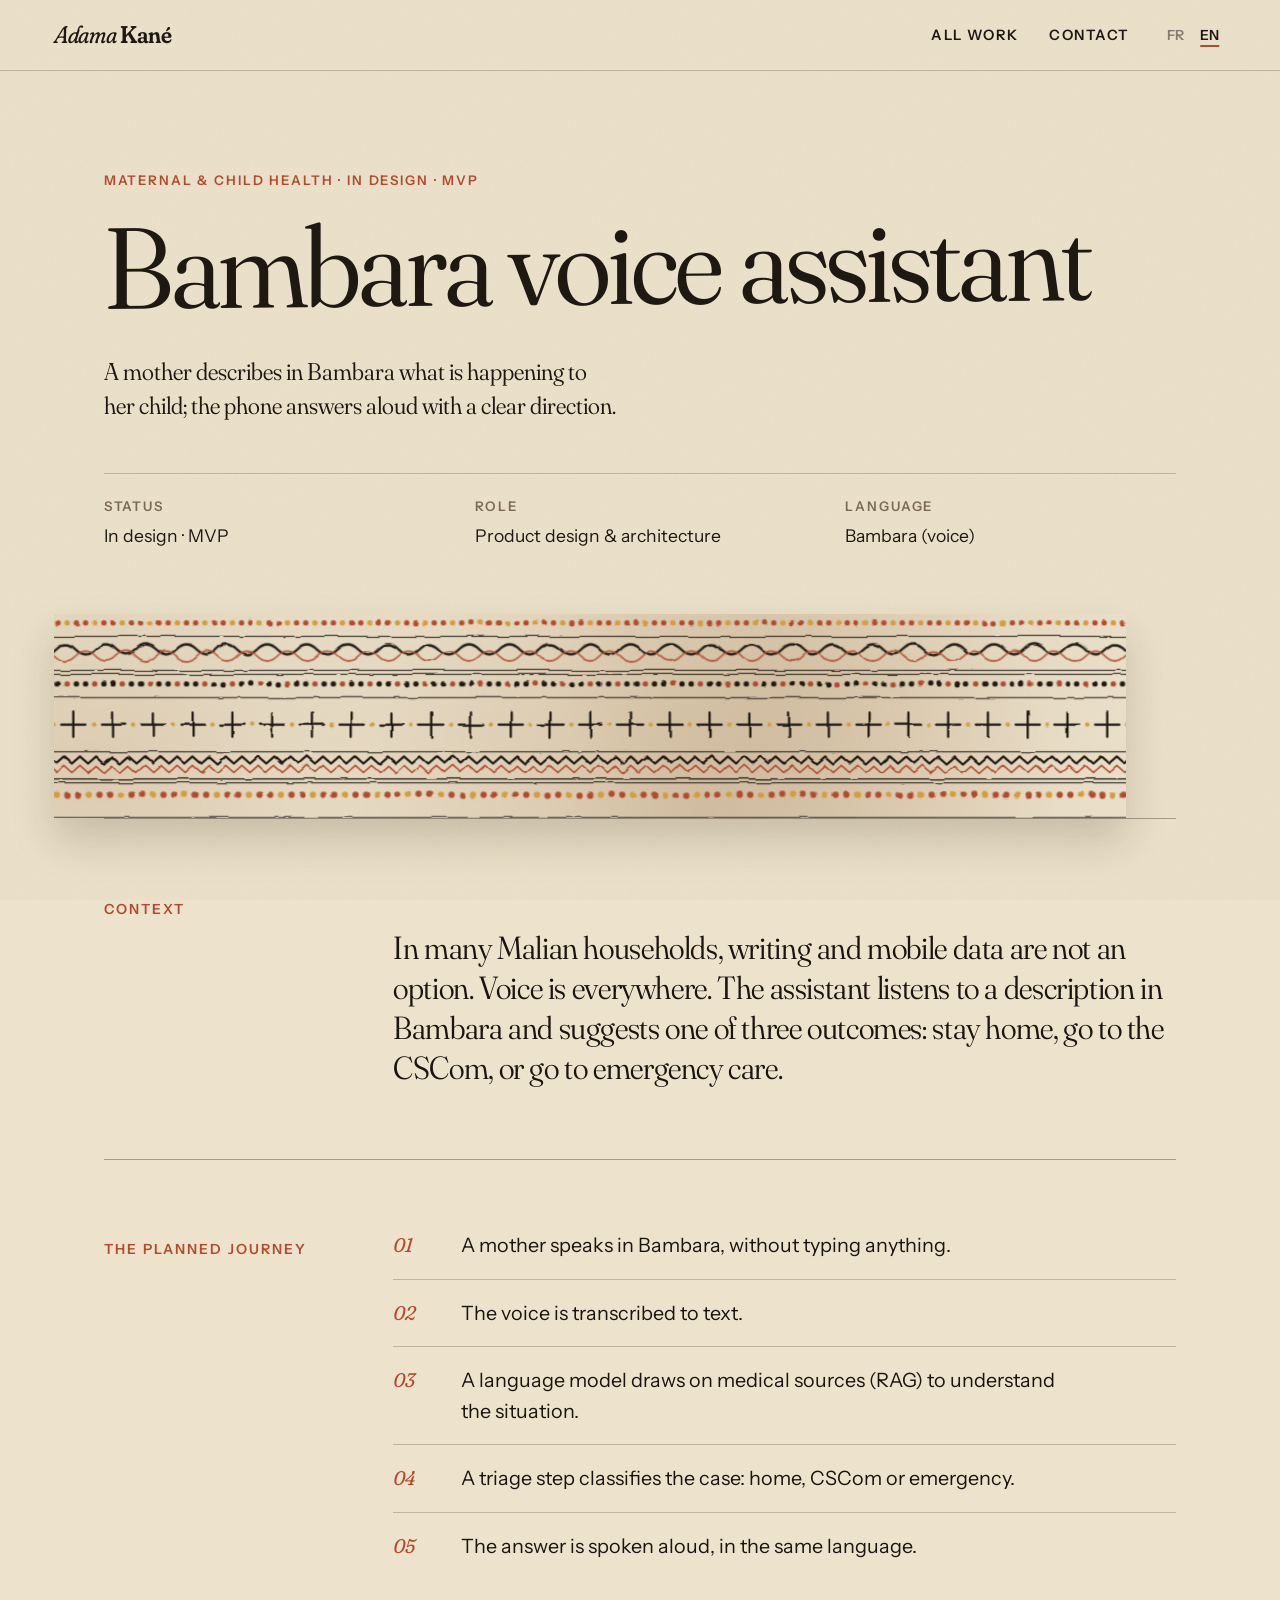
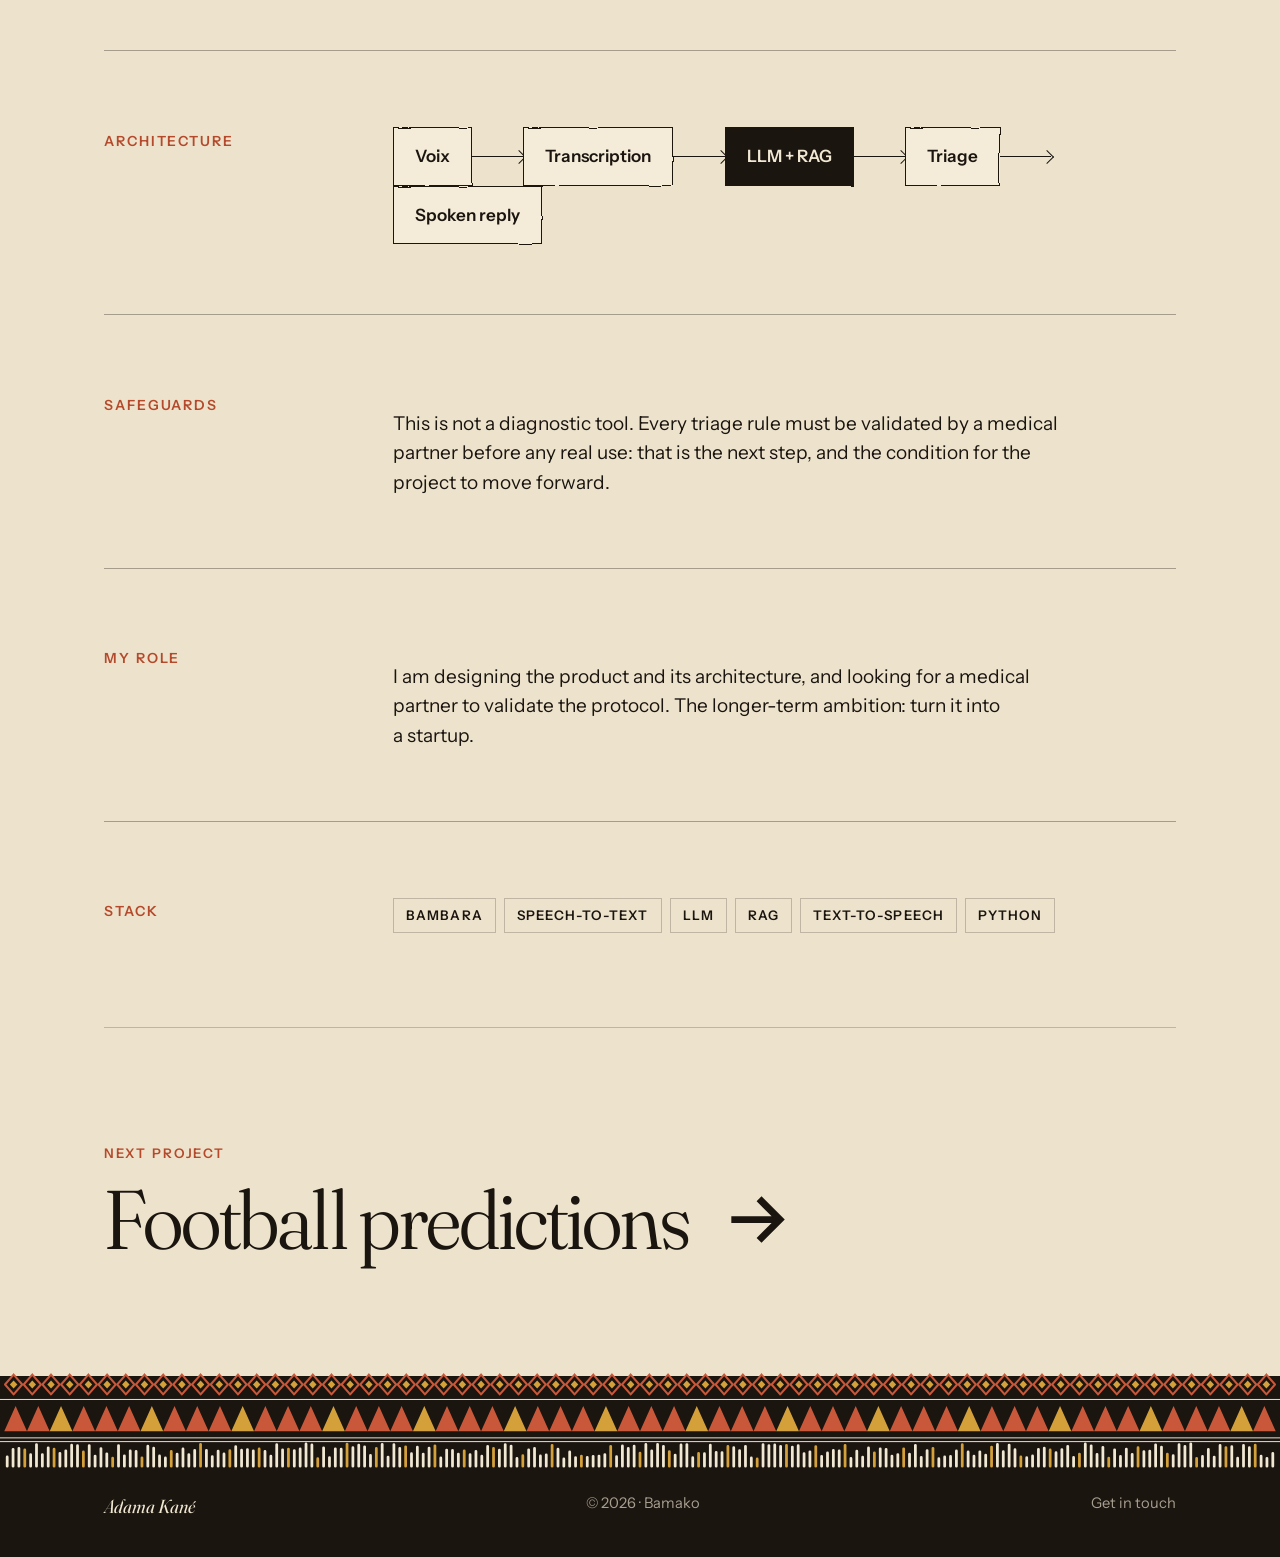
<file: projects/assistant-vocal-bambara.html>
<!doctype html>
<html lang="fr">
<head>
<meta charset="utf-8">
<meta name="viewport" content="width=device-width,initial-scale=1">
<title data-fr="Assistant vocal bambara — Adama Kané" data-en="Bambara voice assistant — Adama Kané">Assistant vocal bambara — Adama Kané</title>
<meta name="description" content="Une mère décrit en bambara ce qui arrive à son enfant ; le téléphone lui répond à voix haute, avec une orientation claire.">
<meta name="theme-color" content="#EDE3CC">
<meta name="color-scheme" content="light">
<link rel="icon" href="data:image/svg+xml,%3Csvg xmlns='http://www.w3.org/2000/svg' viewBox='0 0 32 32'%3E%3Crect width='32' height='32' rx='6' fill='%231B1510'/%3E%3Cpath d='M3 22 L9.5 10 L16 22 L22.5 10 L29 22' fill='none' stroke='%23D4A03A' stroke-width='2.6' stroke-linejoin='round' stroke-linecap='round'/%3E%3C/svg%3E">
<link rel="preload" href="../assets/fonts/fraunces-latin-full-normal.woff2" as="font" type="font/woff2" crossorigin>
<link rel="preload" href="../assets/fonts/instrument-sans-latin-wght-normal.woff2" as="font" type="font/woff2" crossorigin>
<link rel="stylesheet" href="../assets/app.min.css">
<script>document.documentElement.classList.add('js')</script>
</head>
<body>
<a class="skip" href="#main"><span class="fr">Aller au contenu</span><span class="en">Skip to content</span></a>
<div class="veil" aria-hidden="true"></div>
<header class="hdr" data-tone="paper">
  <a class="brand" href="../index.html" aria-label="Adama Kané">Adama <b>Kané</b></a>
  <nav class="nav">
    <a href="../index.html#travaux" class="keep"><span class="fr">Tous les chantiers</span><span class="en">All work</span></a>
    <a href="../index.html#contact" class="keep">Contact</a>
    <div class="lang" role="group" aria-label="Langue"><button data-l="fr" class="on">FR</button><button data-l="en">EN</button></div>
  </nav>
</header>

<main id="main" tabindex="-1">
<section class="case-hero">
  <div class="wrap">
    <p class="small"><span class="fr">Santé maternelle &amp; infantile · En conception · MVP</span><span class="en">Maternal &amp; child health · In design · MVP</span></p>
    <h1 class="disp split"><span class="fr">Assistant vocal bambara</span><span class="en">Bambara voice assistant</span></h1>
    <p class="case-lead rv"><span class="fr">Une mère décrit en bambara ce qui arrive à son enfant ; le téléphone lui répond à voix haute, avec une orientation claire.</span><span class="en">A mother describes in Bambara what is happening to her child; the phone answers aloud with a clear direction.</span></p>
    <div class="case-meta rv"><div><span class="small"><span class="fr">Statut</span><span class="en">Status</span></span><span class="fr">En conception · MVP</span><span class="en">In design · MVP</span></div><div><span class="small"><span class="fr">Rôle</span><span class="en">Role</span></span><span class="fr">Conception produit &amp; architecture</span><span class="en">Product design &amp; architecture</span></div><div><span class="small"><span class="fr">Langue</span><span class="en">Language</span></span><span class="fr">Bambara (voix)</span><span class="en">Bambara (voice)</span></div></div>
  </div>
</section>
<div class="banner"><div class="banner-in"><svg class="cloth" data-cloth="banner" data-seed="101" aria-hidden="true"></svg></div></div>
<div class="wrap">
  <div class="cs rv"><h2><span class="fr">Contexte</span><span class="en">Context</span></h2><div><p class="big fr">Dans beaucoup de foyers maliens, l'écrit et les données mobiles ne sont pas une option. La voix, elle, est partout. L'assistant écoute une description en bambara et propose l'une de trois issues : rester à la maison, aller au CSCom, ou partir en urgence.</p><p class="big en">In many Malian households, writing and mobile data are not an option. Voice is everywhere. The assistant listens to a description in Bambara and suggests one of three outcomes: stay home, go to the CSCom, or go to emergency care.</p></div></div>
  <div class="cs rv"><h2><span class="fr">Le parcours prévu</span><span class="en">The planned journey</span></h2><ol><li><span class="fr">Une mère parle, en bambara, sans rien taper.</span><span class="en">A mother speaks in Bambara, without typing anything.</span></li><li><span class="fr">La voix est transcrite en texte.</span><span class="en">The voice is transcribed to text.</span></li><li><span class="fr">Un modèle de langage s'appuie sur des sources médicales (RAG) pour comprendre la situation.</span><span class="en">A language model draws on medical sources (RAG) to understand the situation.</span></li><li><span class="fr">Un triage classe le cas : maison, CSCom ou urgence.</span><span class="en">A triage step classifies the case: home, CSCom or emergency.</span></li><li><span class="fr">La réponse est lue à voix haute, dans la même langue.</span><span class="en">The answer is spoken aloud, in the same language.</span></li></ol></div>
  <div class="cs rv"><h2>Architecture</h2><div class="flow rv"><span class="node">Voix</span><span class="link"></span><span class="node">Transcription</span><span class="link"></span><span class="node core">LLM + RAG</span><span class="link"></span><span class="node">Triage</span><span class="link"></span><span class="node"><span class="fr">Réponse vocale</span><span class="en">Spoken reply</span></span></div></div>
  <div class="cs rv"><h2><span class="fr">Garde-fous</span><span class="en">Safeguards</span></h2><div><p class="fr">Ce n'est pas un outil de diagnostic. Chaque règle de triage doit être validée par un partenaire médical avant tout usage réel : c'est la prochaine étape, et la condition pour que le projet avance.</p><p class="en">This is not a diagnostic tool. Every triage rule must be validated by a medical partner before any real use: that is the next step, and the condition for the project to move forward.</p></div></div>
  <div class="cs rv"><h2><span class="fr">Mon rôle</span><span class="en">My role</span></h2><div><p class="fr">Je conçois le produit et l'architecture, et je cherche un partenaire médical pour valider le protocole. L'ambition à terme : en faire une startup.</p><p class="en">I am designing the product and its architecture, and looking for a medical partner to validate the protocol. The longer-term ambition: turn it into a startup.</p></div></div>
  <div class="cs rv"><h2>Stack</h2><div class="tags"><span>Bambara</span><span>Speech-to-text</span><span>LLM</span><span>RAG</span><span>Text-to-speech</span><span>Python</span></div></div>
  <a class="nextp" href="football-predictions.html" data-cur="Suivant" data-cur-en="Next"><span class="small"><span class="fr">Projet suivant</span><span class="en">Next project</span></span><strong><span class="fr">Prédictions football</span><span class="en">Football predictions</span><svg class="arr" viewBox="0 0 24 24" fill="none" stroke="currentColor" stroke-width="2"><path d="M5 12h14M13 6l6 6-6 6"/></svg></strong></a>
</div>
</main>
<footer class="foot">
  <svg class="band cloth" data-cloth="band" viewBox="0 0 1200 96" aria-hidden="true"></svg>
  <div class="wrap foot-in"><b>Adama Kané</b><span>© <span data-year>2026</span> · Bamako</span><a href="../index.html#contact" class="ul"><span class="fr">Me contacter</span><span class="en">Get in touch</span></a></div>
</footer>
<a class="fab btn" href="mailto:kaneadama989@gmail.com" aria-label="E-mail"><svg class="arr" viewBox="0 0 24 24" fill="none" stroke="currentColor" stroke-width="2"><path d="M3 6h18v12H3zM3 7l9 7 9-7"/></svg><span class="fr">Écrire</span><span class="en">Write</span></a>
<script src="../assets/app.min.js" defer></script>
</body>
</html>
</file>
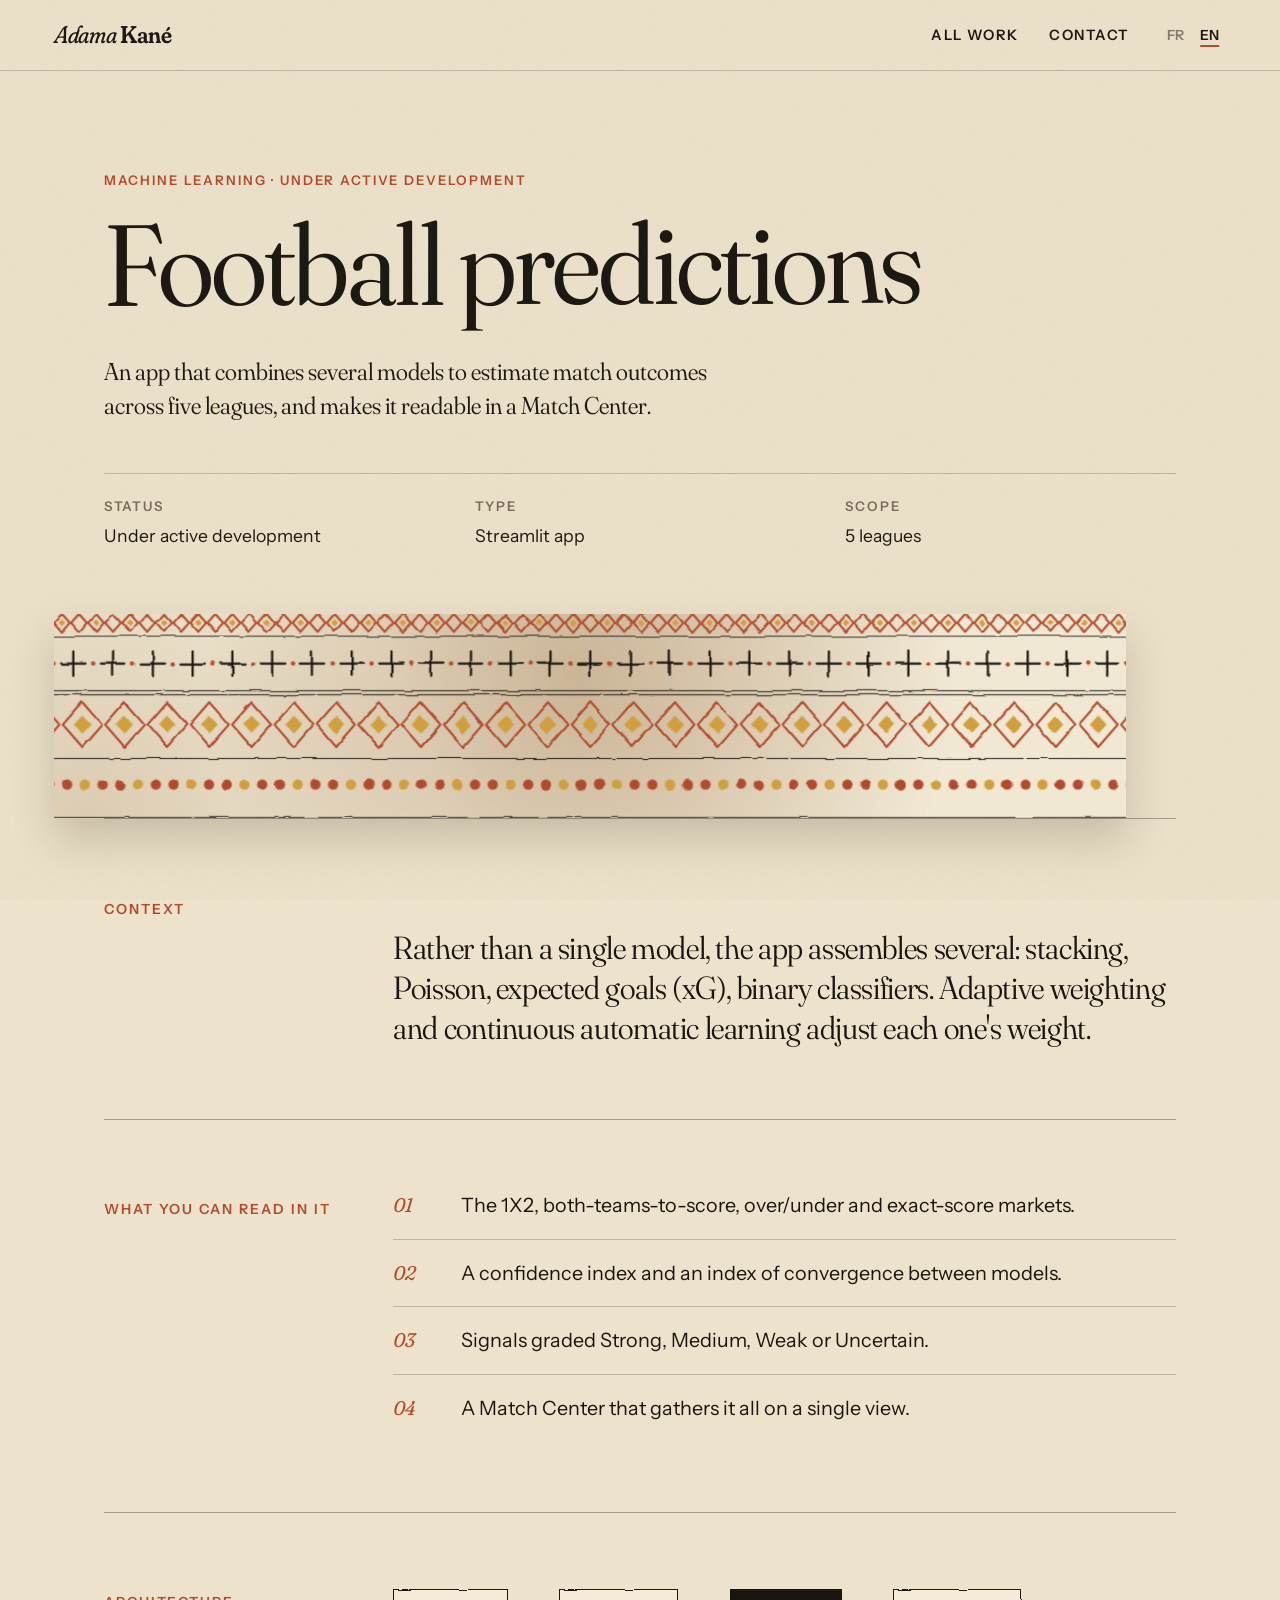
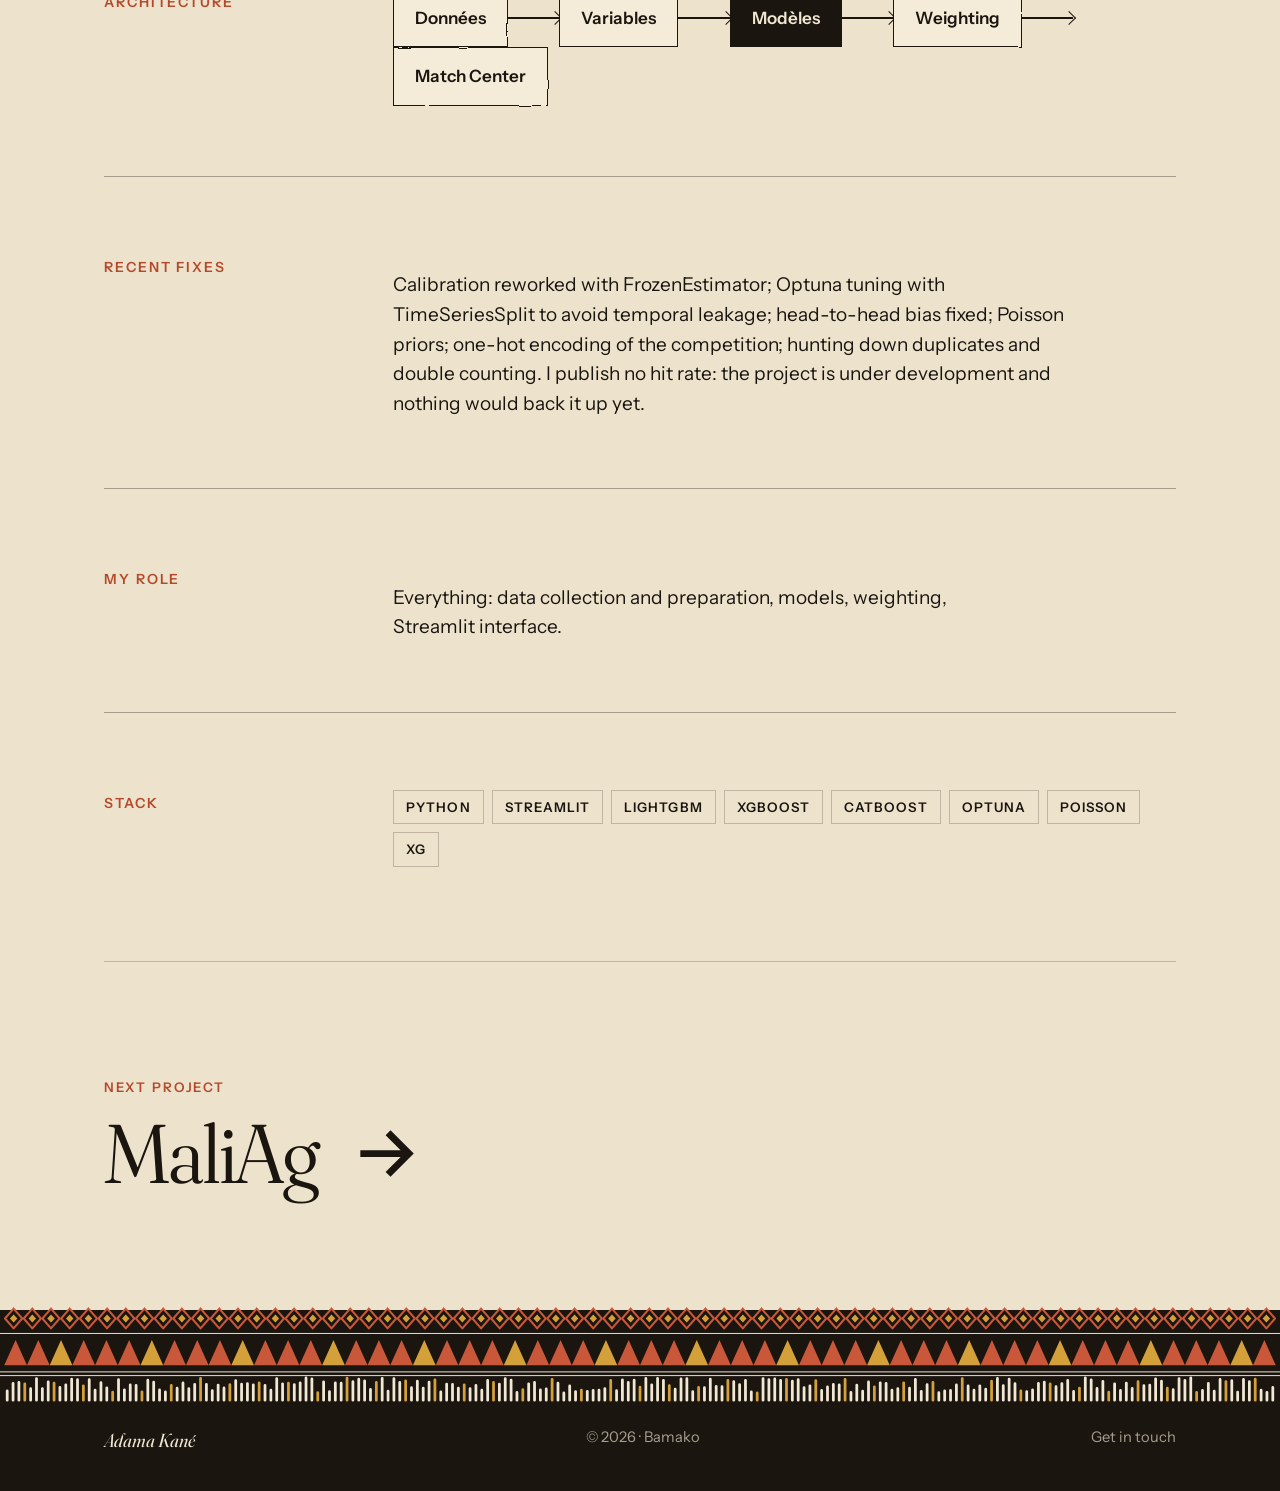
<file: projects/football-predictions.html>
<!doctype html>
<html lang="fr">
<head>
<meta charset="utf-8">
<meta name="viewport" content="width=device-width,initial-scale=1">
<title data-fr="Prédictions football — Adama Kané" data-en="Football predictions — Adama Kané">Prédictions football — Adama Kané</title>
<meta name="description" content="Une application qui combine plusieurs modèles pour estimer l'issue des matchs sur cinq championnats, et la rend lisible dans un Match Center.">
<meta name="theme-color" content="#EDE3CC">
<meta name="color-scheme" content="light">
<link rel="icon" href="data:image/svg+xml,%3Csvg xmlns='http://www.w3.org/2000/svg' viewBox='0 0 32 32'%3E%3Crect width='32' height='32' rx='6' fill='%231B1510'/%3E%3Cpath d='M3 22 L9.5 10 L16 22 L22.5 10 L29 22' fill='none' stroke='%23D4A03A' stroke-width='2.6' stroke-linejoin='round' stroke-linecap='round'/%3E%3C/svg%3E">
<link rel="preload" href="../assets/fonts/fraunces-latin-full-normal.woff2" as="font" type="font/woff2" crossorigin>
<link rel="preload" href="../assets/fonts/instrument-sans-latin-wght-normal.woff2" as="font" type="font/woff2" crossorigin>
<link rel="stylesheet" href="../assets/app.min.css">
<script>document.documentElement.classList.add('js')</script>
</head>
<body>
<a class="skip" href="#main"><span class="fr">Aller au contenu</span><span class="en">Skip to content</span></a>
<div class="veil" aria-hidden="true"></div>
<header class="hdr" data-tone="paper">
  <a class="brand" href="../index.html" aria-label="Adama Kané">Adama <b>Kané</b></a>
  <nav class="nav">
    <a href="../index.html#travaux" class="keep"><span class="fr">Tous les chantiers</span><span class="en">All work</span></a>
    <a href="../index.html#contact" class="keep">Contact</a>
    <div class="lang" role="group" aria-label="Langue"><button data-l="fr" class="on">FR</button><button data-l="en">EN</button></div>
  </nav>
</header>

<main id="main" tabindex="-1">
<section class="case-hero">
  <div class="wrap">
    <p class="small"><span class="fr">Machine learning · En développement actif</span><span class="en">Machine learning · Under active development</span></p>
    <h1 class="disp split"><span class="fr">Prédictions football</span><span class="en">Football predictions</span></h1>
    <p class="case-lead rv"><span class="fr">Une application qui combine plusieurs modèles pour estimer l'issue des matchs sur cinq championnats, et la rend lisible dans un Match Center.</span><span class="en">An app that combines several models to estimate match outcomes across five leagues, and makes it readable in a Match Center.</span></p>
    <div class="case-meta rv"><div><span class="small"><span class="fr">Statut</span><span class="en">Status</span></span><span class="fr">En développement actif</span><span class="en">Under active development</span></div><div><span class="small"><span class="fr">Type</span><span class="en">Type</span></span><span class="fr">Application Streamlit</span><span class="en">Streamlit app</span></div><div><span class="small"><span class="fr">Périmètre</span><span class="en">Scope</span></span><span class="fr">5 championnats</span><span class="en">5 leagues</span></div></div>
  </div>
</section>
<div class="banner"><div class="banner-in"><svg class="cloth" data-cloth="banner" data-seed="202" aria-hidden="true"></svg></div></div>
<div class="wrap">
  <div class="cs rv"><h2><span class="fr">Contexte</span><span class="en">Context</span></h2><div><p class="big fr">Plutôt qu'un seul modèle, l'application en assemble plusieurs : empilement (stacking), loi de Poisson, buts attendus (xG), classifieurs binaires. Une pondération adaptative et un apprentissage automatique continu ajustent le poids de chacun.</p><p class="big en">Rather than a single model, the app assembles several: stacking, Poisson, expected goals (xG), binary classifiers. Adaptive weighting and continuous automatic learning adjust each one's weight.</p></div></div>
  <div class="cs rv"><h2><span class="fr">Ce que l'on y lit</span><span class="en">What you can read in it</span></h2><ol><li><span class="fr">Les marchés 1X2, les deux équipes marquent, plus/moins de buts et score exact.</span><span class="en">The 1X2, both-teams-to-score, over/under and exact-score markets.</span></li><li><span class="fr">Un indice de confiance et un indice de convergence entre les modèles.</span><span class="en">A confidence index and an index of convergence between models.</span></li><li><span class="fr">Des signaux classés Fort, Moyen, Faible ou Incertain.</span><span class="en">Signals graded Strong, Medium, Weak or Uncertain.</span></li><li><span class="fr">Un Match Center qui rassemble le tout sur une seule vue.</span><span class="en">A Match Center that gathers it all on a single view.</span></li></ol></div>
  <div class="cs rv"><h2>Architecture</h2><div class="flow rv"><span class="node">Données</span><span class="link"></span><span class="node">Variables</span><span class="link"></span><span class="node core">Modèles</span><span class="link"></span><span class="node"><span class="fr">Pondération</span><span class="en">Weighting</span></span><span class="link"></span><span class="node">Match Center</span></div></div>
  <div class="cs rv"><h2><span class="fr">Corrections récentes</span><span class="en">Recent fixes</span></h2><div><p class="fr">Calibration revue avec FrozenEstimator ; réglage Optuna avec TimeSeriesSplit pour éviter les fuites temporelles ; biais des confrontations directes corrigé ; priors de Poisson ; encodage one-hot de la compétition ; chasse aux doublons et aux doubles comptages. Je ne publie aucun taux de réussite : le projet est en développement et rien ne le prouverait encore.</p><p class="en">Calibration reworked with FrozenEstimator; Optuna tuning with TimeSeriesSplit to avoid temporal leakage; head-to-head bias fixed; Poisson priors; one-hot encoding of the competition; hunting down duplicates and double counting. I publish no hit rate: the project is under development and nothing would back it up yet.</p></div></div>
  <div class="cs rv"><h2><span class="fr">Mon rôle</span><span class="en">My role</span></h2><div><p class="fr">Tout : collecte et préparation des données, modèles, pondération, interface Streamlit.</p><p class="en">Everything: data collection and preparation, models, weighting, Streamlit interface.</p></div></div>
  <div class="cs rv"><h2>Stack</h2><div class="tags"><span>Python</span><span>Streamlit</span><span>LightGBM</span><span>XGBoost</span><span>CatBoost</span><span>Optuna</span><span>Poisson</span><span>xG</span></div></div>
  <a class="nextp" href="maliag.html" data-cur="Suivant" data-cur-en="Next"><span class="small"><span class="fr">Projet suivant</span><span class="en">Next project</span></span><strong><span class="fr">MaliAg</span><span class="en">MaliAg</span><svg class="arr" viewBox="0 0 24 24" fill="none" stroke="currentColor" stroke-width="2"><path d="M5 12h14M13 6l6 6-6 6"/></svg></strong></a>
</div>
</main>
<footer class="foot">
  <svg class="band cloth" data-cloth="band" viewBox="0 0 1200 96" aria-hidden="true"></svg>
  <div class="wrap foot-in"><b>Adama Kané</b><span>© <span data-year>2026</span> · Bamako</span><a href="../index.html#contact" class="ul"><span class="fr">Me contacter</span><span class="en">Get in touch</span></a></div>
</footer>
<a class="fab btn" href="mailto:kaneadama989@gmail.com" aria-label="E-mail"><svg class="arr" viewBox="0 0 24 24" fill="none" stroke="currentColor" stroke-width="2"><path d="M3 6h18v12H3zM3 7l9 7 9-7"/></svg><span class="fr">Écrire</span><span class="en">Write</span></a>
<script src="../assets/app.min.js" defer></script>
</body>
</html>
</file>
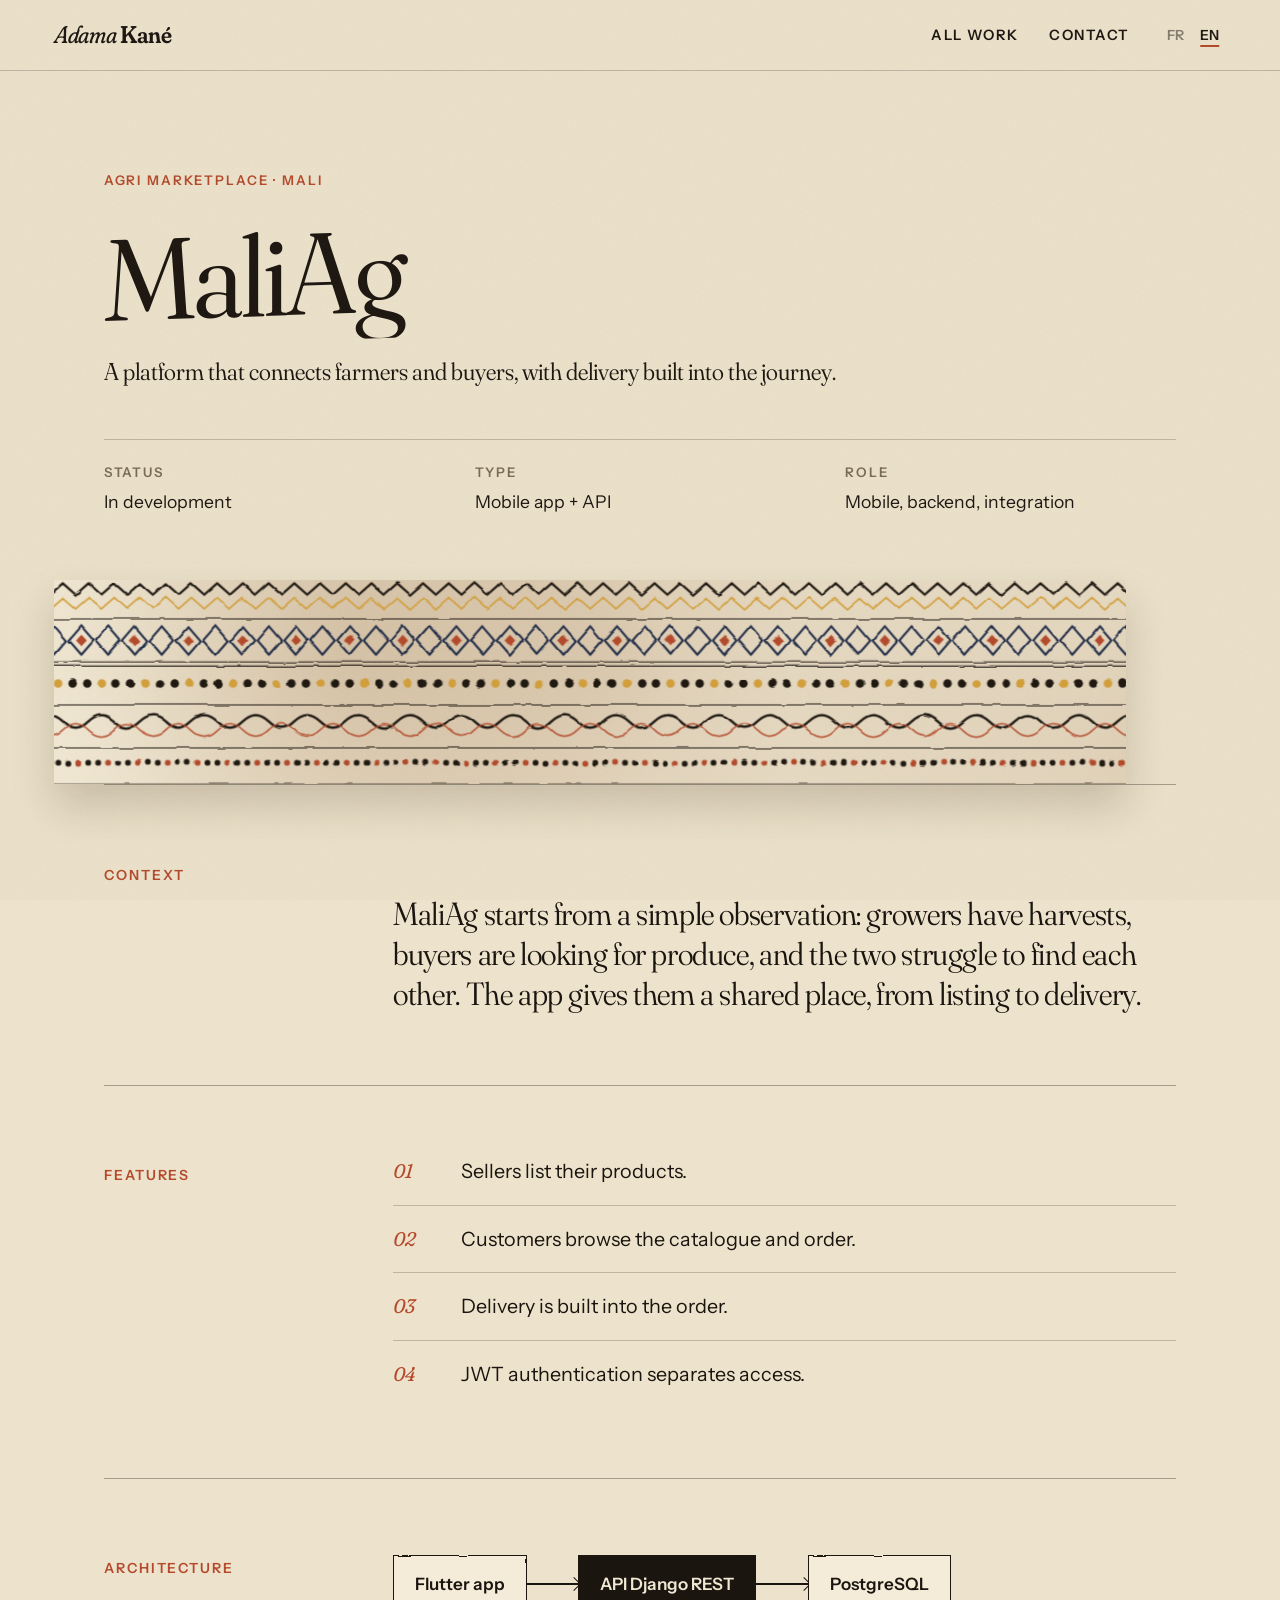
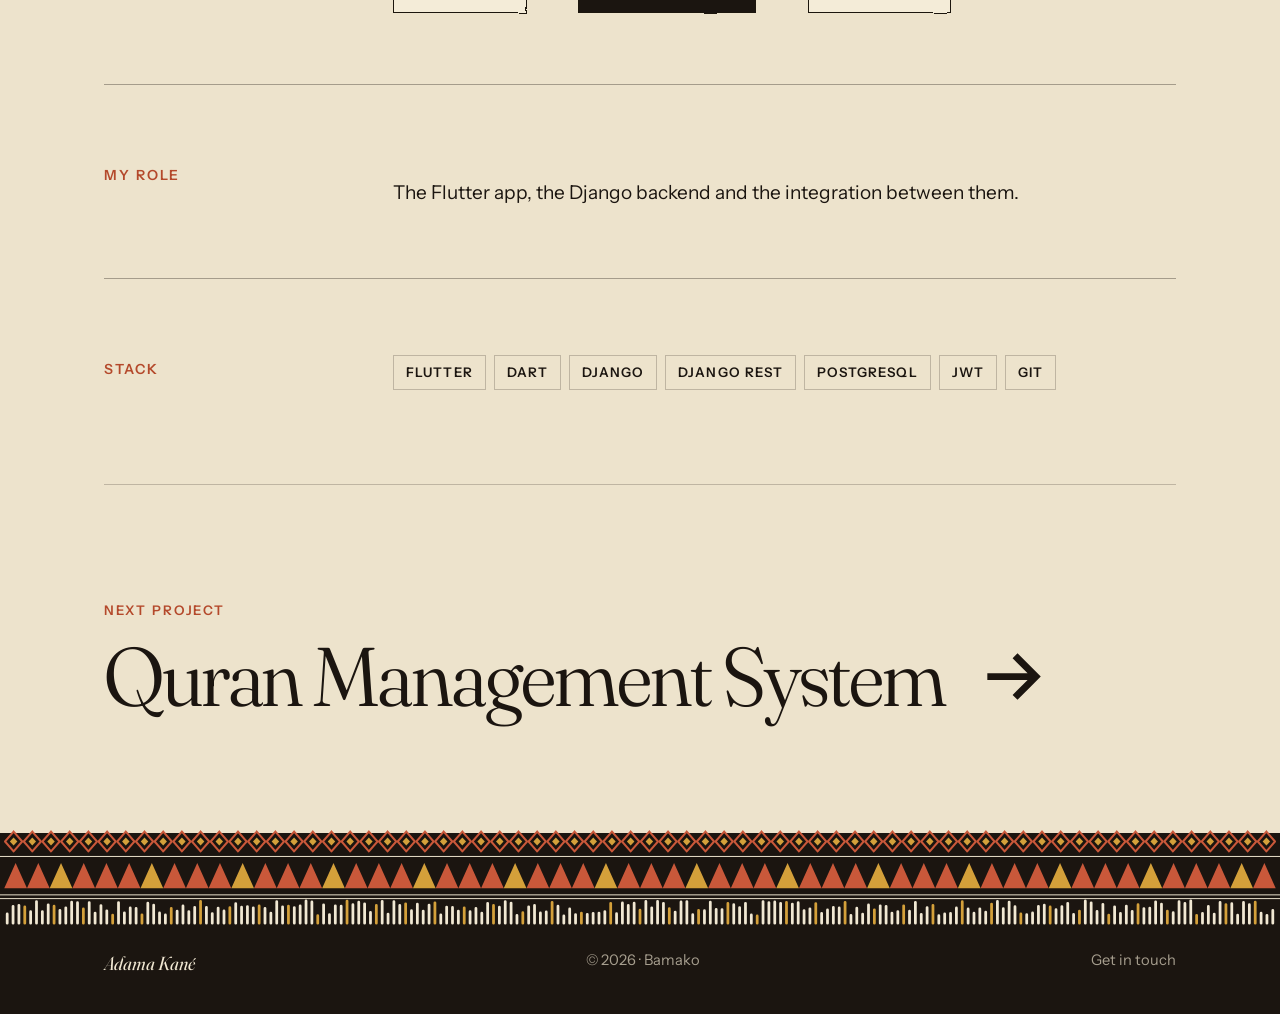
<file: projects/maliag.html>
<!doctype html>
<html lang="fr">
<head>
<meta charset="utf-8">
<meta name="viewport" content="width=device-width,initial-scale=1">
<title data-fr="MaliAg — Adama Kané" data-en="MaliAg — Adama Kané">MaliAg — Adama Kané</title>
<meta name="description" content="Une plateforme qui relie producteurs agricoles et acheteurs, avec la livraison intégrée au parcours.">
<meta name="theme-color" content="#EDE3CC">
<meta name="color-scheme" content="light">
<link rel="icon" href="data:image/svg+xml,%3Csvg xmlns='http://www.w3.org/2000/svg' viewBox='0 0 32 32'%3E%3Crect width='32' height='32' rx='6' fill='%231B1510'/%3E%3Cpath d='M3 22 L9.5 10 L16 22 L22.5 10 L29 22' fill='none' stroke='%23D4A03A' stroke-width='2.6' stroke-linejoin='round' stroke-linecap='round'/%3E%3C/svg%3E">
<link rel="preload" href="../assets/fonts/fraunces-latin-full-normal.woff2" as="font" type="font/woff2" crossorigin>
<link rel="preload" href="../assets/fonts/instrument-sans-latin-wght-normal.woff2" as="font" type="font/woff2" crossorigin>
<link rel="stylesheet" href="../assets/app.min.css">
<script>document.documentElement.classList.add('js')</script>
</head>
<body>
<a class="skip" href="#main"><span class="fr">Aller au contenu</span><span class="en">Skip to content</span></a>
<div class="veil" aria-hidden="true"></div>
<header class="hdr" data-tone="paper">
  <a class="brand" href="../index.html" aria-label="Adama Kané">Adama <b>Kané</b></a>
  <nav class="nav">
    <a href="../index.html#travaux" class="keep"><span class="fr">Tous les chantiers</span><span class="en">All work</span></a>
    <a href="../index.html#contact" class="keep">Contact</a>
    <div class="lang" role="group" aria-label="Langue"><button data-l="fr" class="on">FR</button><button data-l="en">EN</button></div>
  </nav>
</header>

<main id="main" tabindex="-1">
<section class="case-hero">
  <div class="wrap">
    <p class="small"><span class="fr">Marché agricole · Mali</span><span class="en">Agri marketplace · Mali</span></p>
    <h1 class="disp split"><span class="fr">MaliAg</span><span class="en">MaliAg</span></h1>
    <p class="case-lead rv"><span class="fr">Une plateforme qui relie producteurs agricoles et acheteurs, avec la livraison intégrée au parcours.</span><span class="en">A platform that connects farmers and buyers, with delivery built into the journey.</span></p>
    <div class="case-meta rv"><div><span class="small"><span class="fr">Statut</span><span class="en">Status</span></span><span class="fr">En développement</span><span class="en">In development</span></div><div><span class="small"><span class="fr">Type</span><span class="en">Type</span></span><span class="fr">Application mobile + API</span><span class="en">Mobile app + API</span></div><div><span class="small"><span class="fr">Rôle</span><span class="en">Role</span></span><span class="fr">Mobile, backend, intégration</span><span class="en">Mobile, backend, integration</span></div></div>
  </div>
</section>
<div class="banner"><div class="banner-in"><svg class="cloth" data-cloth="banner" data-seed="303" aria-hidden="true"></svg></div></div>
<div class="wrap">
  <div class="cs rv"><h2><span class="fr">Contexte</span><span class="en">Context</span></h2><div><p class="big fr">MaliAg part d'un constat simple : les producteurs ont des récoltes, les acheteurs cherchent des produits, et les deux se trouvent mal. L'application leur donne un lieu commun, de la mise en vente à la livraison.</p><p class="big en">MaliAg starts from a simple observation: growers have harvests, buyers are looking for produce, and the two struggle to find each other. The app gives them a shared place, from listing to delivery.</p></div></div>
  <div class="cs rv"><h2><span class="fr">Fonctionnalités</span><span class="en">Features</span></h2><ol><li><span class="fr">Les vendeurs publient leurs produits.</span><span class="en">Sellers list their products.</span></li><li><span class="fr">Les clients parcourent le catalogue et commandent.</span><span class="en">Customers browse the catalogue and order.</span></li><li><span class="fr">La livraison est intégrée à la commande.</span><span class="en">Delivery is built into the order.</span></li><li><span class="fr">L'authentification par JWT sépare les accès.</span><span class="en">JWT authentication separates access.</span></li></ol></div>
  <div class="cs rv"><h2>Architecture</h2><div class="flow rv"><span class="node"><span class="fr">Application Flutter</span><span class="en">Flutter app</span></span><span class="link"></span><span class="node core">API Django REST</span><span class="link"></span><span class="node">PostgreSQL</span></div></div>
  
  <div class="cs rv"><h2><span class="fr">Mon rôle</span><span class="en">My role</span></h2><div><p class="fr">L'application Flutter, le backend Django et l'intégration entre les deux.</p><p class="en">The Flutter app, the Django backend and the integration between them.</p></div></div>
  <div class="cs rv"><h2>Stack</h2><div class="tags"><span>Flutter</span><span>Dart</span><span>Django</span><span>Django REST</span><span>PostgreSQL</span><span>JWT</span><span>Git</span></div></div>
  <a class="nextp" href="quran-management-system.html" data-cur="Suivant" data-cur-en="Next"><span class="small"><span class="fr">Projet suivant</span><span class="en">Next project</span></span><strong><span class="fr">Quran Management System</span><span class="en">Quran Management System</span><svg class="arr" viewBox="0 0 24 24" fill="none" stroke="currentColor" stroke-width="2"><path d="M5 12h14M13 6l6 6-6 6"/></svg></strong></a>
</div>
</main>
<footer class="foot">
  <svg class="band cloth" data-cloth="band" viewBox="0 0 1200 96" aria-hidden="true"></svg>
  <div class="wrap foot-in"><b>Adama Kané</b><span>© <span data-year>2026</span> · Bamako</span><a href="../index.html#contact" class="ul"><span class="fr">Me contacter</span><span class="en">Get in touch</span></a></div>
</footer>
<a class="fab btn" href="mailto:kaneadama989@gmail.com" aria-label="E-mail"><svg class="arr" viewBox="0 0 24 24" fill="none" stroke="currentColor" stroke-width="2"><path d="M3 6h18v12H3zM3 7l9 7 9-7"/></svg><span class="fr">Écrire</span><span class="en">Write</span></a>
<script src="../assets/app.min.js" defer></script>
</body>
</html>
</file>
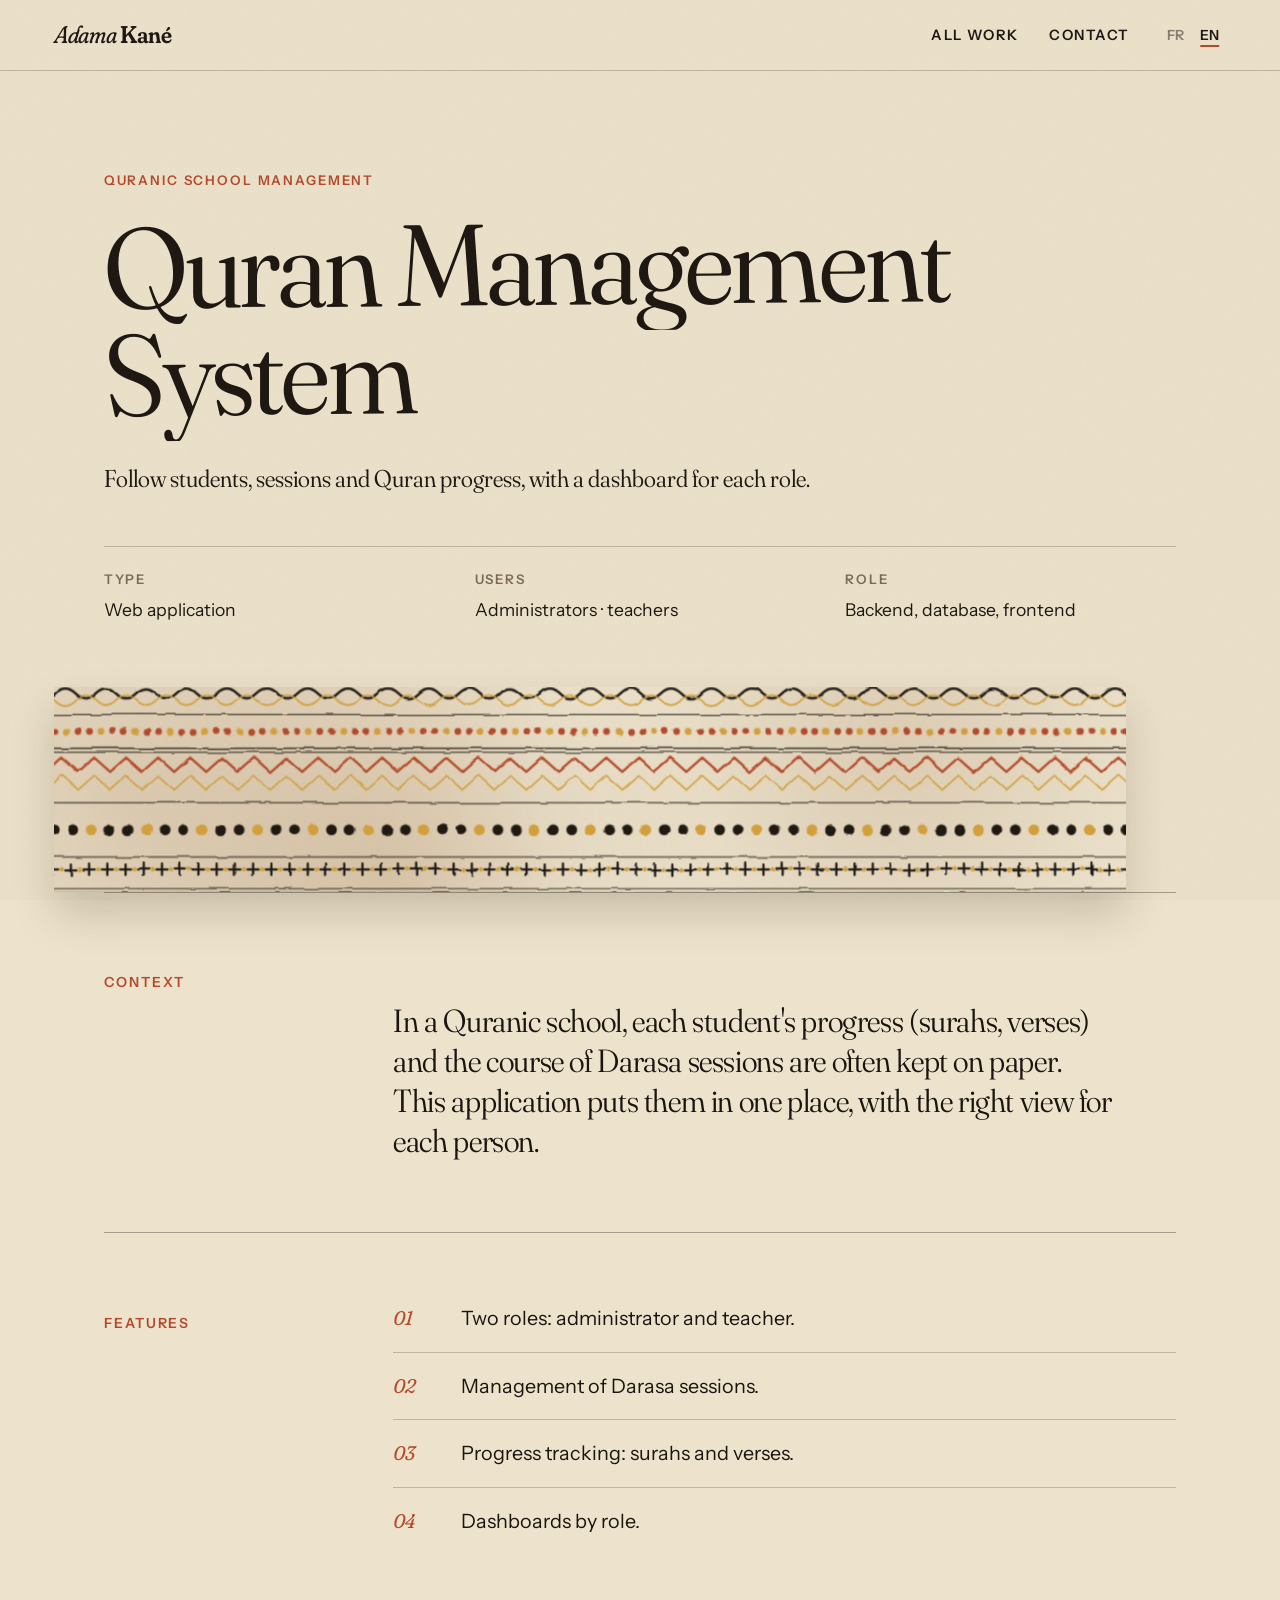
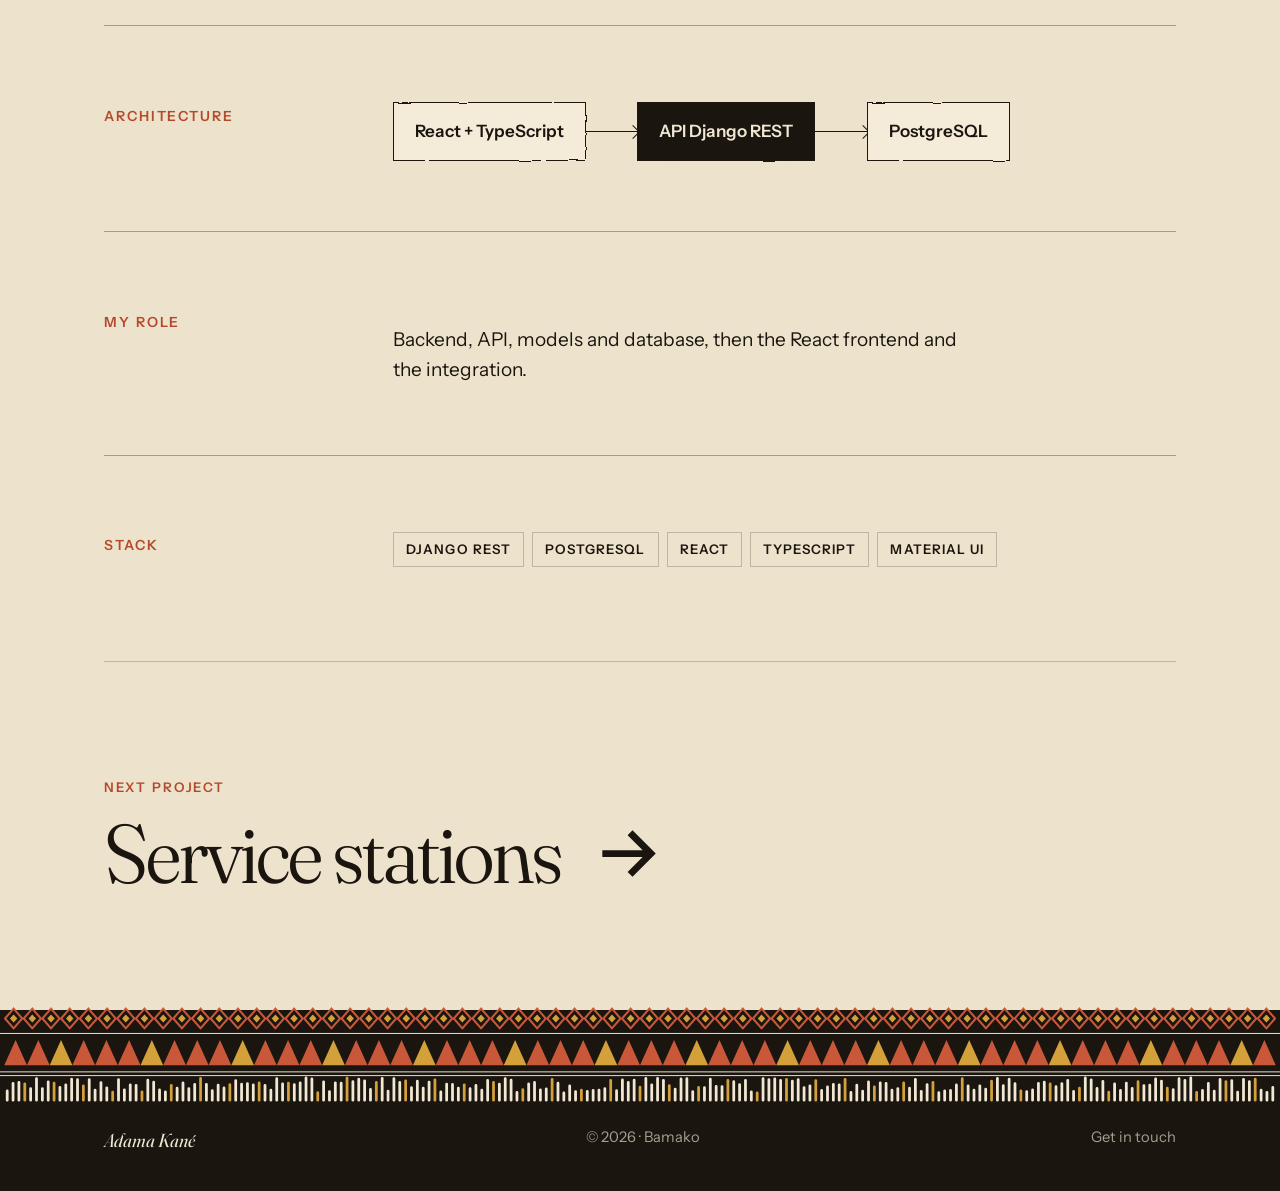
<file: projects/quran-management-system.html>
<!doctype html>
<html lang="fr">
<head>
<meta charset="utf-8">
<meta name="viewport" content="width=device-width,initial-scale=1">
<title data-fr="Quran Management System — Adama Kané" data-en="Quran Management System — Adama Kané">Quran Management System — Adama Kané</title>
<meta name="description" content="Suivre les élèves, les séances et la progression dans le Coran, avec un tableau de bord par rôle.">
<meta name="theme-color" content="#EDE3CC">
<meta name="color-scheme" content="light">
<link rel="icon" href="data:image/svg+xml,%3Csvg xmlns='http://www.w3.org/2000/svg' viewBox='0 0 32 32'%3E%3Crect width='32' height='32' rx='6' fill='%231B1510'/%3E%3Cpath d='M3 22 L9.5 10 L16 22 L22.5 10 L29 22' fill='none' stroke='%23D4A03A' stroke-width='2.6' stroke-linejoin='round' stroke-linecap='round'/%3E%3C/svg%3E">
<link rel="preload" href="../assets/fonts/fraunces-latin-full-normal.woff2" as="font" type="font/woff2" crossorigin>
<link rel="preload" href="../assets/fonts/instrument-sans-latin-wght-normal.woff2" as="font" type="font/woff2" crossorigin>
<link rel="stylesheet" href="../assets/app.min.css">
<script>document.documentElement.classList.add('js')</script>
</head>
<body>
<a class="skip" href="#main"><span class="fr">Aller au contenu</span><span class="en">Skip to content</span></a>
<div class="veil" aria-hidden="true"></div>
<header class="hdr" data-tone="paper">
  <a class="brand" href="../index.html" aria-label="Adama Kané">Adama <b>Kané</b></a>
  <nav class="nav">
    <a href="../index.html#travaux" class="keep"><span class="fr">Tous les chantiers</span><span class="en">All work</span></a>
    <a href="../index.html#contact" class="keep">Contact</a>
    <div class="lang" role="group" aria-label="Langue"><button data-l="fr" class="on">FR</button><button data-l="en">EN</button></div>
  </nav>
</header>

<main id="main" tabindex="-1">
<section class="case-hero">
  <div class="wrap">
    <p class="small"><span class="fr">Gestion d'école coranique</span><span class="en">Quranic school management</span></p>
    <h1 class="disp split"><span class="fr">Quran Management System</span><span class="en">Quran Management System</span></h1>
    <p class="case-lead rv"><span class="fr">Suivre les élèves, les séances et la progression dans le Coran, avec un tableau de bord par rôle.</span><span class="en">Follow students, sessions and Quran progress, with a dashboard for each role.</span></p>
    <div class="case-meta rv"><div><span class="small"><span class="fr">Type</span><span class="en">Type</span></span><span class="fr">Application web</span><span class="en">Web application</span></div><div><span class="small"><span class="fr">Utilisateurs</span><span class="en">Users</span></span><span class="fr">Administrateurs · enseignants</span><span class="en">Administrators · teachers</span></div><div><span class="small"><span class="fr">Rôle</span><span class="en">Role</span></span><span class="fr">Backend, base de données, frontend</span><span class="en">Backend, database, frontend</span></div></div>
  </div>
</section>
<div class="banner"><div class="banner-in"><svg class="cloth" data-cloth="banner" data-seed="404" aria-hidden="true"></svg></div></div>
<div class="wrap">
  <div class="cs rv"><h2><span class="fr">Contexte</span><span class="en">Context</span></h2><div><p class="big fr">Dans une école coranique, la progression de chaque élève (sourates, versets) et le déroulé des séances de Darasa se tiennent souvent sur papier. Cette application les met au même endroit, avec la bonne vue pour chacun.</p><p class="big en">In a Quranic school, each student's progress (surahs, verses) and the course of Darasa sessions are often kept on paper. This application puts them in one place, with the right view for each person.</p></div></div>
  <div class="cs rv"><h2><span class="fr">Fonctionnalités</span><span class="en">Features</span></h2><ol><li><span class="fr">Deux rôles : administrateur et enseignant.</span><span class="en">Two roles: administrator and teacher.</span></li><li><span class="fr">Gestion des séances de Darasa.</span><span class="en">Management of Darasa sessions.</span></li><li><span class="fr">Suivi de la progression : sourates et versets.</span><span class="en">Progress tracking: surahs and verses.</span></li><li><span class="fr">Tableaux de bord selon le rôle.</span><span class="en">Dashboards by role.</span></li></ol></div>
  <div class="cs rv"><h2>Architecture</h2><div class="flow rv"><span class="node">React + TypeScript</span><span class="link"></span><span class="node core">API Django REST</span><span class="link"></span><span class="node">PostgreSQL</span></div></div>
  
  <div class="cs rv"><h2><span class="fr">Mon rôle</span><span class="en">My role</span></h2><div><p class="fr">Backend, API, modèles et base de données, puis le frontend React et l'intégration.</p><p class="en">Backend, API, models and database, then the React frontend and the integration.</p></div></div>
  <div class="cs rv"><h2>Stack</h2><div class="tags"><span>Django REST</span><span>PostgreSQL</span><span>React</span><span>TypeScript</span><span>Material UI</span></div></div>
  <a class="nextp" href="stations-service.html" data-cur="Suivant" data-cur-en="Next"><span class="small"><span class="fr">Projet suivant</span><span class="en">Next project</span></span><strong><span class="fr">Stations-service</span><span class="en">Service stations</span><svg class="arr" viewBox="0 0 24 24" fill="none" stroke="currentColor" stroke-width="2"><path d="M5 12h14M13 6l6 6-6 6"/></svg></strong></a>
</div>
</main>
<footer class="foot">
  <svg class="band cloth" data-cloth="band" viewBox="0 0 1200 96" aria-hidden="true"></svg>
  <div class="wrap foot-in"><b>Adama Kané</b><span>© <span data-year>2026</span> · Bamako</span><a href="../index.html#contact" class="ul"><span class="fr">Me contacter</span><span class="en">Get in touch</span></a></div>
</footer>
<a class="fab btn" href="mailto:kaneadama989@gmail.com" aria-label="E-mail"><svg class="arr" viewBox="0 0 24 24" fill="none" stroke="currentColor" stroke-width="2"><path d="M3 6h18v12H3zM3 7l9 7 9-7"/></svg><span class="fr">Écrire</span><span class="en">Write</span></a>
<script src="../assets/app.min.js" defer></script>
</body>
</html>
</file>
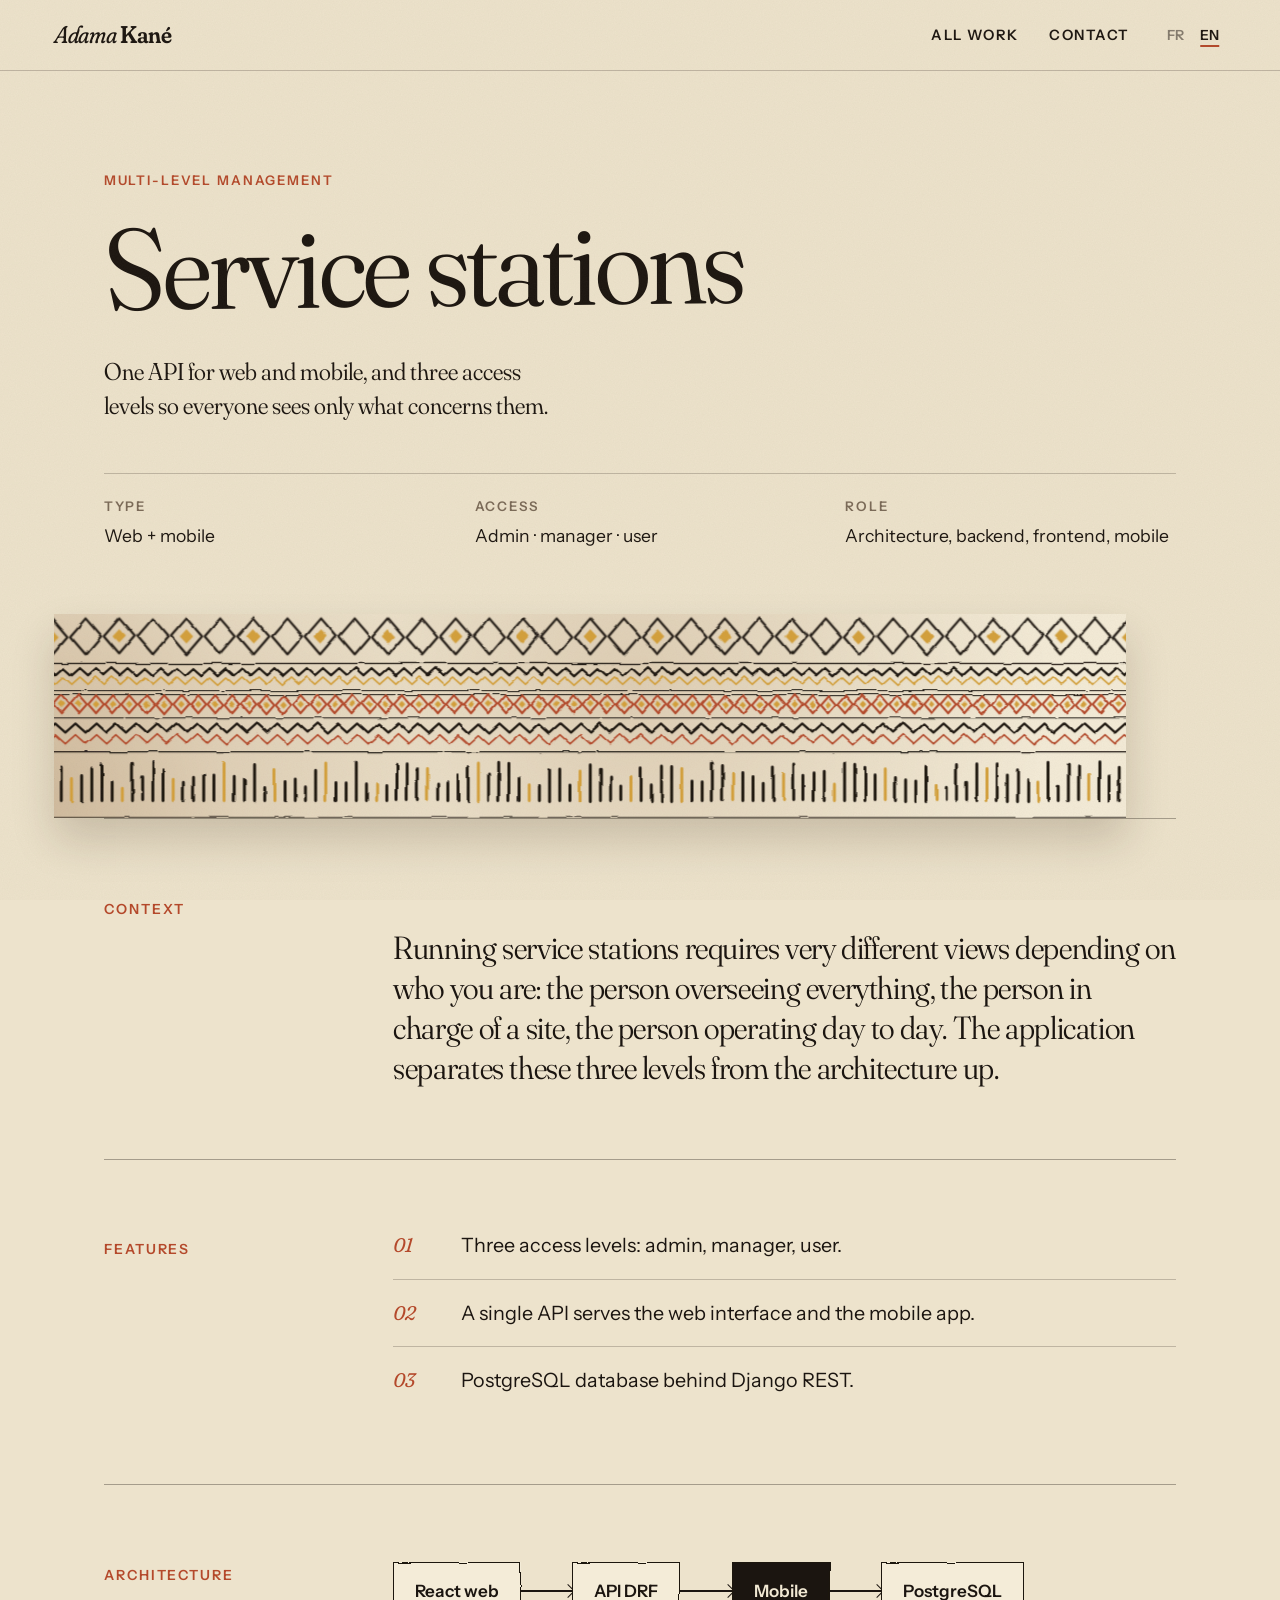
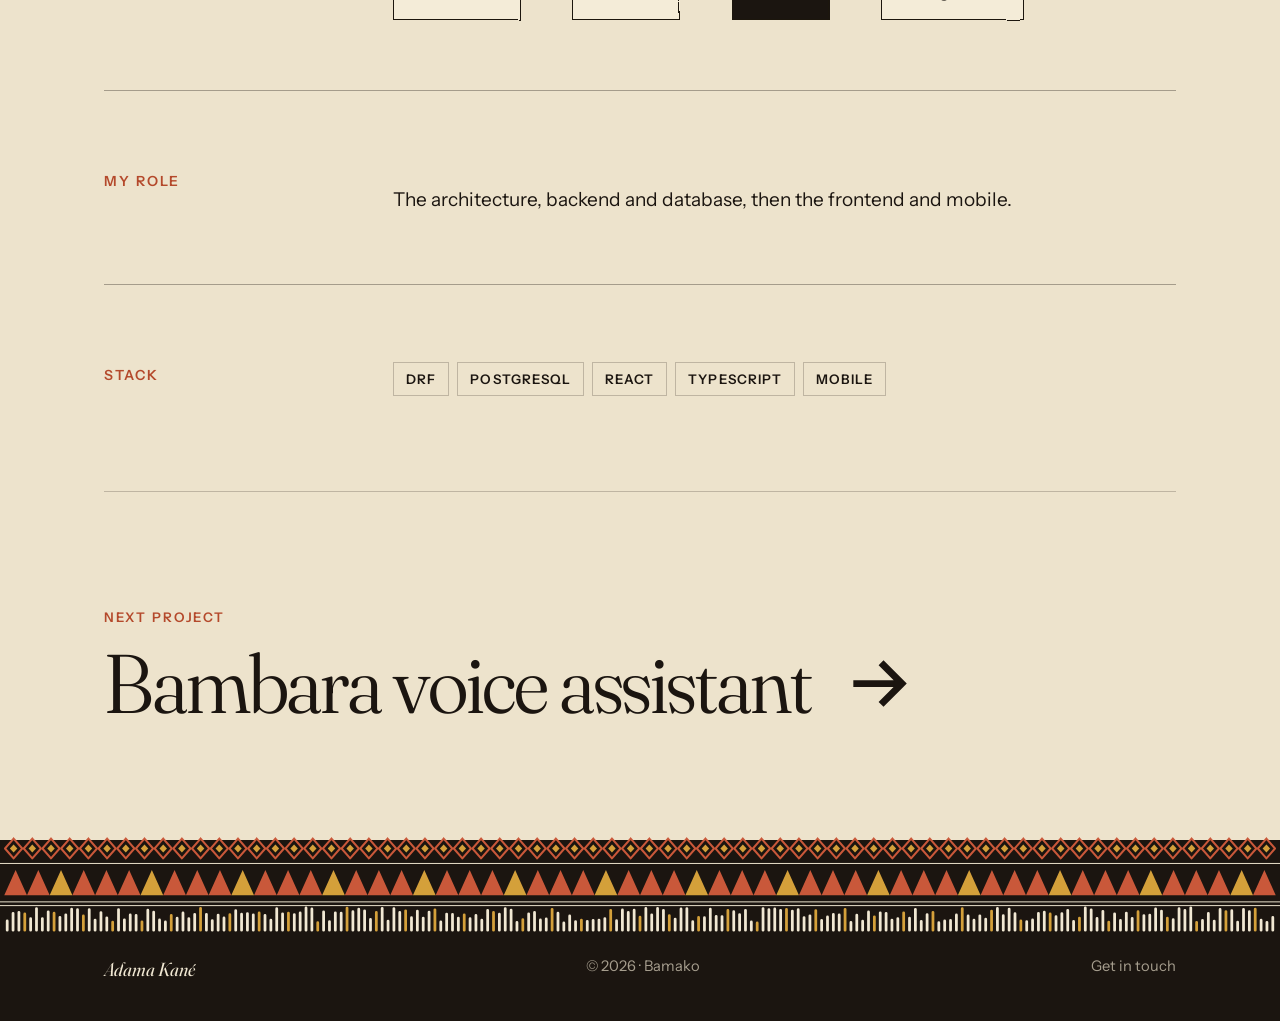
<file: projects/stations-service.html>
<!doctype html>
<html lang="fr">
<head>
<meta charset="utf-8">
<meta name="viewport" content="width=device-width,initial-scale=1">
<title data-fr="Stations-service — Adama Kané" data-en="Service stations — Adama Kané">Stations-service — Adama Kané</title>
<meta name="description" content="Une seule API pour le web et le mobile, et trois niveaux d'accès pour que chacun ne voie que ce qui le concerne.">
<meta name="theme-color" content="#EDE3CC">
<meta name="color-scheme" content="light">
<link rel="icon" href="data:image/svg+xml,%3Csvg xmlns='http://www.w3.org/2000/svg' viewBox='0 0 32 32'%3E%3Crect width='32' height='32' rx='6' fill='%231B1510'/%3E%3Cpath d='M3 22 L9.5 10 L16 22 L22.5 10 L29 22' fill='none' stroke='%23D4A03A' stroke-width='2.6' stroke-linejoin='round' stroke-linecap='round'/%3E%3C/svg%3E">
<link rel="preload" href="../assets/fonts/fraunces-latin-full-normal.woff2" as="font" type="font/woff2" crossorigin>
<link rel="preload" href="../assets/fonts/instrument-sans-latin-wght-normal.woff2" as="font" type="font/woff2" crossorigin>
<link rel="stylesheet" href="../assets/app.min.css">
<script>document.documentElement.classList.add('js')</script>
</head>
<body>
<a class="skip" href="#main"><span class="fr">Aller au contenu</span><span class="en">Skip to content</span></a>
<div class="veil" aria-hidden="true"></div>
<header class="hdr" data-tone="paper">
  <a class="brand" href="../index.html" aria-label="Adama Kané">Adama <b>Kané</b></a>
  <nav class="nav">
    <a href="../index.html#travaux" class="keep"><span class="fr">Tous les chantiers</span><span class="en">All work</span></a>
    <a href="../index.html#contact" class="keep">Contact</a>
    <div class="lang" role="group" aria-label="Langue"><button data-l="fr" class="on">FR</button><button data-l="en">EN</button></div>
  </nav>
</header>

<main id="main" tabindex="-1">
<section class="case-hero">
  <div class="wrap">
    <p class="small"><span class="fr">Gestion multi-accès</span><span class="en">Multi-level management</span></p>
    <h1 class="disp split"><span class="fr">Stations-service</span><span class="en">Service stations</span></h1>
    <p class="case-lead rv"><span class="fr">Une seule API pour le web et le mobile, et trois niveaux d'accès pour que chacun ne voie que ce qui le concerne.</span><span class="en">One API for web and mobile, and three access levels so everyone sees only what concerns them.</span></p>
    <div class="case-meta rv"><div><span class="small"><span class="fr">Type</span><span class="en">Type</span></span><span class="fr">Web + mobile</span><span class="en">Web + mobile</span></div><div><span class="small"><span class="fr">Accès</span><span class="en">Access</span></span><span class="fr">Admin · responsable · utilisateur</span><span class="en">Admin · manager · user</span></div><div><span class="small"><span class="fr">Rôle</span><span class="en">Role</span></span><span class="fr">Architecture, backend, frontend, mobile</span><span class="en">Architecture, backend, frontend, mobile</span></div></div>
  </div>
</section>
<div class="banner"><div class="banner-in"><svg class="cloth" data-cloth="banner" data-seed="505" aria-hidden="true"></svg></div></div>
<div class="wrap">
  <div class="cs rv"><h2><span class="fr">Contexte</span><span class="en">Context</span></h2><div><p class="big fr">Gérer des stations-service demande des vues très différentes selon la personne : celui qui supervise l'ensemble, celui qui est responsable d'un site, celui qui opère au quotidien. L'application sépare ces trois niveaux dès l'architecture.</p><p class="big en">Running service stations requires very different views depending on who you are: the person overseeing everything, the person in charge of a site, the person operating day to day. The application separates these three levels from the architecture up.</p></div></div>
  <div class="cs rv"><h2><span class="fr">Fonctionnalités</span><span class="en">Features</span></h2><ol><li><span class="fr">Trois niveaux d'accès : admin, responsable, utilisateur.</span><span class="en">Three access levels: admin, manager, user.</span></li><li><span class="fr">Une seule API sert l'interface web et l'application mobile.</span><span class="en">A single API serves the web interface and the mobile app.</span></li><li><span class="fr">Base de données PostgreSQL derrière Django REST.</span><span class="en">PostgreSQL database behind Django REST.</span></li></ol></div>
  <div class="cs rv"><h2>Architecture</h2><div class="flow rv"><span class="node"><span class="fr">Web React</span><span class="en">React web</span></span><span class="link"></span><span class="node">API DRF</span><span class="link"></span><span class="node core"><span class="fr">Mobile</span><span class="en">Mobile</span></span><span class="link"></span><span class="node">PostgreSQL</span></div></div>
  
  <div class="cs rv"><h2><span class="fr">Mon rôle</span><span class="en">My role</span></h2><div><p class="fr">L'architecture, le backend et la base de données, puis le frontend et le mobile.</p><p class="en">The architecture, backend and database, then the frontend and mobile.</p></div></div>
  <div class="cs rv"><h2>Stack</h2><div class="tags"><span>DRF</span><span>PostgreSQL</span><span>React</span><span>TypeScript</span><span>Mobile</span></div></div>
  <a class="nextp" href="assistant-vocal-bambara.html" data-cur="Suivant" data-cur-en="Next"><span class="small"><span class="fr">Projet suivant</span><span class="en">Next project</span></span><strong><span class="fr">Assistant vocal bambara</span><span class="en">Bambara voice assistant</span><svg class="arr" viewBox="0 0 24 24" fill="none" stroke="currentColor" stroke-width="2"><path d="M5 12h14M13 6l6 6-6 6"/></svg></strong></a>
</div>
</main>
<footer class="foot">
  <svg class="band cloth" data-cloth="band" viewBox="0 0 1200 96" aria-hidden="true"></svg>
  <div class="wrap foot-in"><b>Adama Kané</b><span>© <span data-year>2026</span> · Bamako</span><a href="../index.html#contact" class="ul"><span class="fr">Me contacter</span><span class="en">Get in touch</span></a></div>
</footer>
<a class="fab btn" href="mailto:kaneadama989@gmail.com" aria-label="E-mail"><svg class="arr" viewBox="0 0 24 24" fill="none" stroke="currentColor" stroke-width="2"><path d="M3 6h18v12H3zM3 7l9 7 9-7"/></svg><span class="fr">Écrire</span><span class="en">Write</span></a>
<script src="../assets/app.min.js" defer></script>
</body>
</html>
</file>
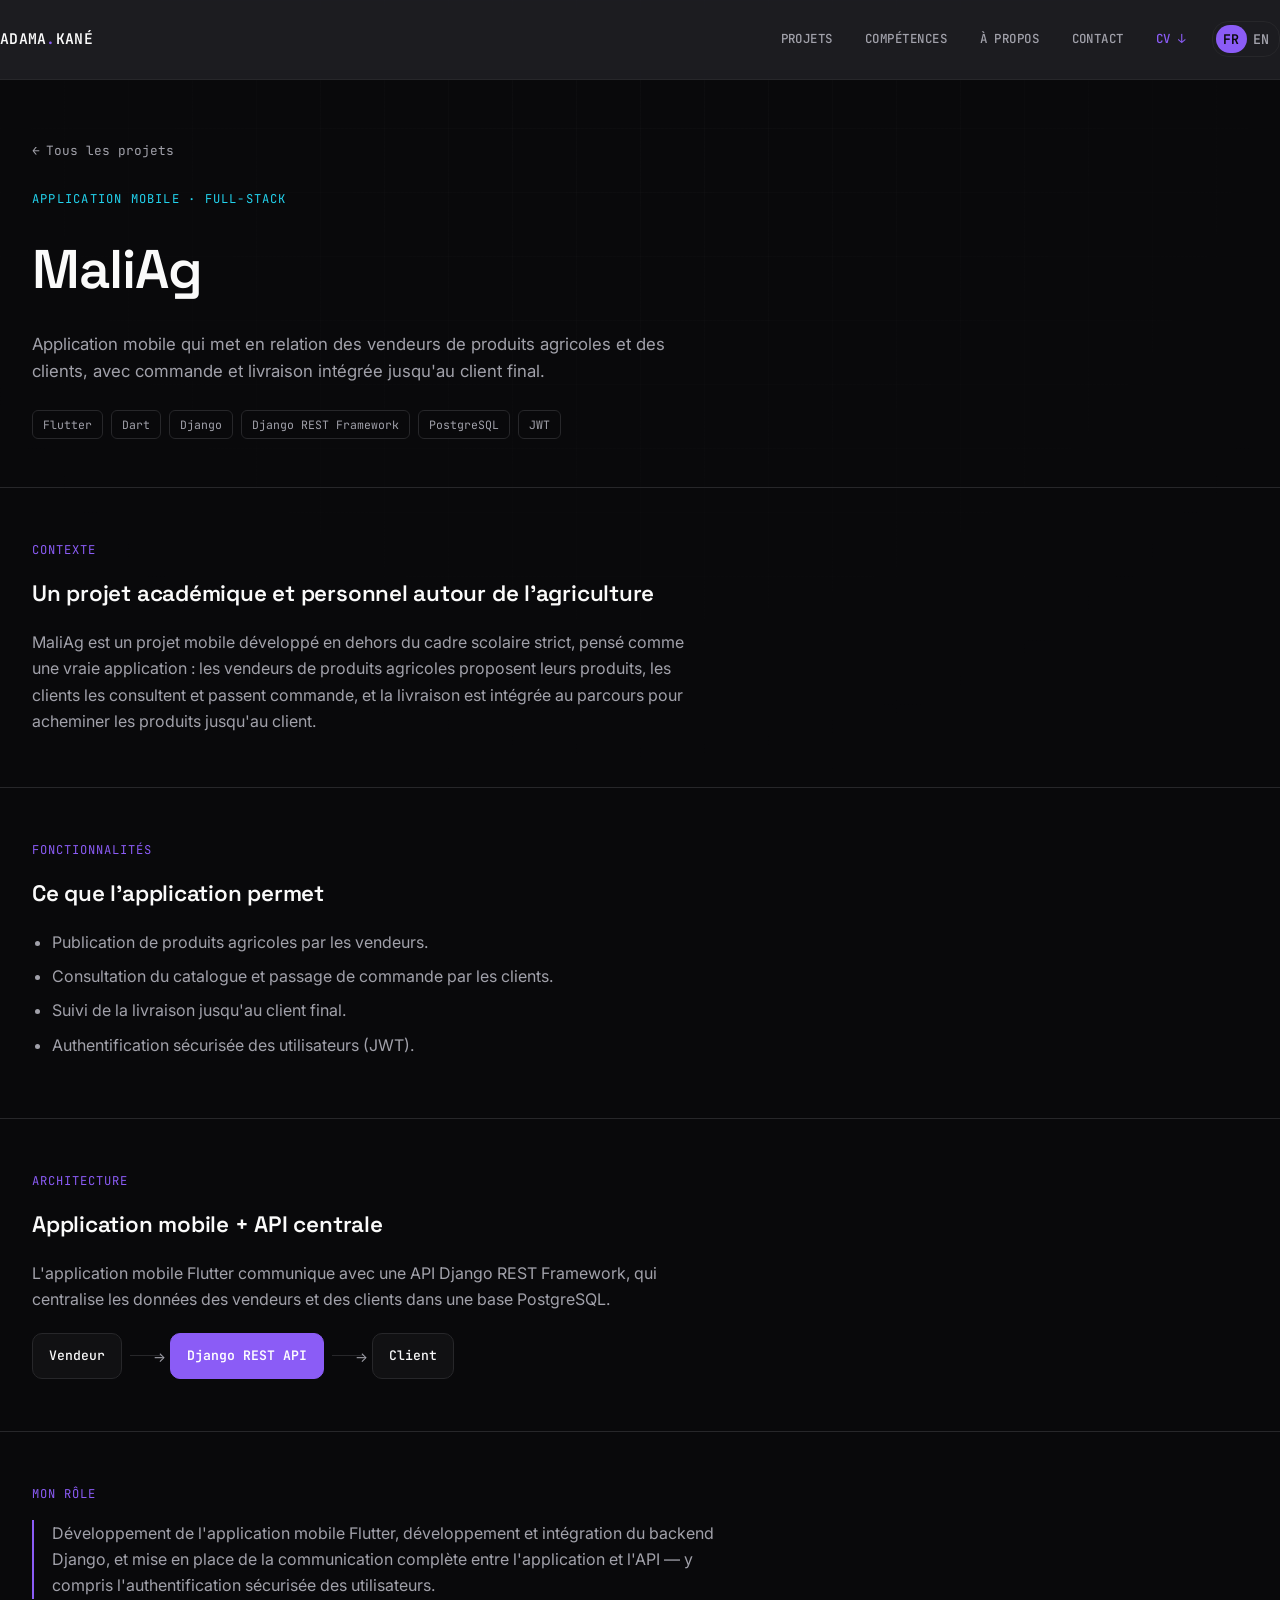
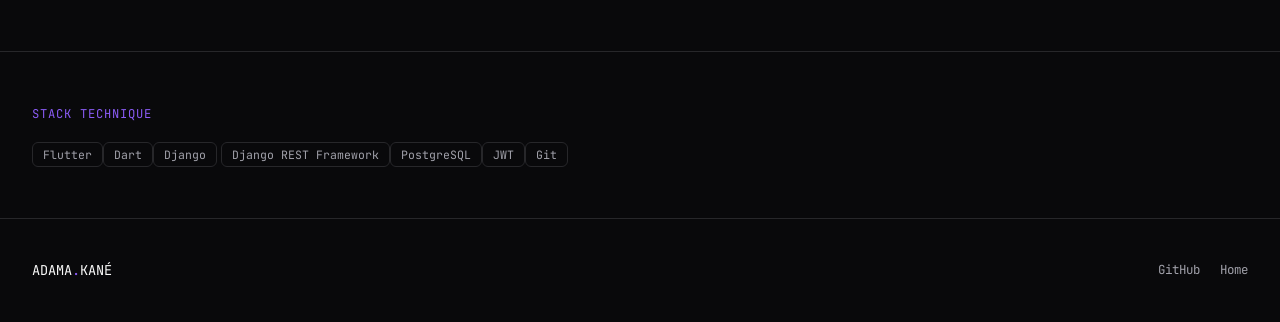
<file: Larson/projects/maliag.html>
<!DOCTYPE html>
<html lang="fr">
<head>
<meta charset="UTF-8">
<meta name="viewport" content="width=device-width, initial-scale=1.0">
<title>MaliAg — Adama Kané</title>
<meta name="description" content="MaliAg : application mobile Flutter + API Django REST mettant en relation vendeurs de produits agricoles et clients, avec livraison intégrée.">
<link rel="preconnect" href="https://fonts.googleapis.com">
<link rel="preconnect" href="https://fonts.gstatic.com" crossorigin>
<link href="https://fonts.googleapis.com/css2?family=Space+Grotesk:wght@500;600;700&family=Inter:wght@400;500;600;700&family=JetBrains+Mono:wght@400;500;600&display=swap" rel="stylesheet">
<style>
/* =========================================================
   Adama Kané — Portfolio
   Design system: Dark Editorial × Technical × Asymmetric Bento
   ========================================================= */

:root{
  --background:#09090B;
  --surface:#111113;
  --surface-hover:#18181B;
  --border:#27272A;

  --text:#FAFAFA;
  --text-muted:#A1A1AA;

  --primary:#8B5CF6;
  --secondary:#22D3EE;
  --success:#34D399;

  --radius-sm:10px;
  --radius-md:14px;
  --radius-lg:20px;

  --transition-fast:150ms ease;
  --transition-normal:250ms ease;

  --font-display:'Space Grotesk', 'Segoe UI', sans-serif;
  --font-body:'Inter', 'Segoe UI', sans-serif;
  --font-mono:'JetBrains Mono', 'Courier New', monospace;

  --max:1320px;
}

*{ margin:0; padding:0; box-sizing:border-box; }
html{  -webkit-text-size-adjust: 100%;
    text-size-adjust: 100%; }

body{
  font-family:var(--font-body);
  color:var(--text);
  background:var(--background);
  line-height:1.65;
  font-size:16px;
}

h1,h2,h3,h4{ font-family:var(--font-display); font-weight:600; letter-spacing:-0.01em; color:var(--text); }
.mono{ font-family:var(--font-mono); }
a{ color:inherit; text-decoration:none; }
img{ max-width:100%; display:block; }

.wrap{ max-width:var(--max); margin:0 auto; padding:0 32px; }

body.lang-en .fr{ display:none !important; }
body.lang-en .en{ display:inline !important; }
.en{ display:none; }
body.lang-en .fr-block{ display:none !important; }
body.lang-en .en-block{ display:block !important; }
.en-block{ display:none; }

a:focus-visible, button:focus-visible{ outline:2px solid var(--primary); outline-offset:3px; border-radius:2px; }

.fade-in{ animation:fadeIn .5s ease both; }
@keyframes fadeIn{ from{ opacity:0; transform:translateY(8px);} to{ opacity:1; transform:translateY(0);} }

@media (prefers-reduced-motion: reduce){
  *{ animation-duration:0.01ms !important; transition-duration:0.01ms !important; }
}

/* subtle technical grid backdrop */
.grid-bg{
  position:fixed; inset:0; z-index:-1; pointer-events:none;
  background-image:
    linear-gradient(rgba(250,250,250,0.025) 1px, transparent 1px),
    linear-gradient(90deg, rgba(250,250,250,0.025) 1px, transparent 1px);
  background-size:64px 64px;
  -webkit-mask-image: radial-gradient(
    circle at 50% 0%,
    black,
    transparent 75%
);
  mask-image:radial-gradient(circle at 50% 0%, black, transparent 75%);
}

/* ============ NAVBAR ============ */
header{
  position:sticky; top:0; z-index:100;
  background:rgba(35, 35, 41, 0.75);
 -webkit-backdrop-filter: blur(10px);
  backdrop-filter: blur(10px);
  border-bottom:1px solid var(--border);
}
.nav{ display:flex; align-items:center; justify-content:space-between; padding:20px 0; }
.brand{ font-family:var(--font-mono); font-weight:600; font-size:0.92rem; letter-spacing:0.02em; color:var(--text); }
.brand span{ color:var(--primary); }

.nav-links{ display:flex; align-items:center; gap:4px; }
.nav-links a.nav-item{
  font-family:var(--font-mono); font-size:0.78rem; letter-spacing:0.04em; color:var(--text-muted); font-weight:500;
  padding:9px 14px; border-radius:var(--radius-sm); transition:color var(--transition-fast), background var(--transition-fast);
  text-transform:uppercase;
}
.nav-links a.nav-item:hover{ color:var(--text); background:var(--surface); }
.nav-links a.nav-item.cv{ color:var(--primary); }

.icon-links{ display:flex; align-items:center; gap:14px; margin-left:8px; }
.icon-links a{ color:var(--text-muted); transition:color var(--transition-fast); }
.icon-links a:hover{ color:var(--secondary); }
.icon-links svg{ width:18px; height:18px; }

.lang-toggle{
  position:relative; display:flex; border:1px solid var(--border); border-radius:16px;
  font-family:var(--font-mono); font-size:0.68rem; margin-left:8px; padding:3px; width:68px;
}
.lang-thumb{ position:absolute; top:3px; left:3px; width:31px; height:calc(100% - 6px); background:var(--primary); border-radius:14px; transition:transform var(--transition-normal); }
body.lang-en .lang-thumb{ transform:translateX(31px); }
.lang-toggle button{ position:relative; z-index:1; flex:1; border:none; background:transparent; padding:5px 0; cursor:pointer; color:var(--text-muted); font-family:inherit; font-weight:600; }
.lang-toggle button.active{ color:#09090B; }

.hamburger{ display:none; flex-direction:column; gap:5px; cursor:pointer; padding:8px; background:none; border:none; }
.hamburger span{ width:20px; height:1.5px; background:var(--text); border-radius:2px; }

#mobileMenu{ display:none; }
@media (max-width:820px){
  .nav-links a.nav-item{ display:none; }
  .icon-links{ display:none; }
  .hamburger{ display:flex; }
  body.menu-open #mobileMenu{
    display:flex; flex-direction:column; gap:2px;
    padding:6px 32px 22px; border-top:1px solid var(--border);
  }
  #mobileMenu a{ padding:14px 4px; font-family:var(--font-mono); font-size:0.85rem; text-transform:uppercase; letter-spacing:0.04em; color:var(--text); border-bottom:1px solid var(--border); }
  #mobileMenu a.cv{ color:var(--primary); }
}

/* ============ SECTIONS ============ */
section{ padding:96px 0; }
.eyebrow{
  font-family:var(--font-mono); font-size:0.76rem; color:var(--secondary);
  text-transform:uppercase; letter-spacing:0.12em; margin-bottom:16px; display:block;
}
.section-title{ font-size:clamp(1.8rem, 3.6vw, 2.6rem); margin-bottom:16px; line-height:1.1; }
.section-intro{ color:var(--text-muted); max-width:600px; margin-bottom:48px; font-size:1.02rem; }

/* ============ HERO ============ */
.hero{ padding:80px 0 60px; }
.hero-kicker{
  display:inline-flex; align-items:center; gap:8px;
  font-family:var(--font-mono); font-size:0.76rem; color:var(--success);
  border:1px solid var(--border); background:var(--surface);
  padding:6px 14px; border-radius:20px; margin-bottom:36px;
}
.hero-kicker::before{ content:''; width:6px; height:6px; border-radius:50%; background:var(--success); }

.hero-title{
  font-size:clamp(2.4rem, 7vw, 5.2rem);
  line-height:1.02; font-weight:600; letter-spacing:-0.03em;
  margin-bottom:28px; max-width:960px;
}
.hero-title .accent{ color:var(--primary); }

.hero-roles{
  display:flex; gap:20px; flex-wrap:wrap;
  font-family:var(--font-mono); font-size:0.85rem; letter-spacing:0.06em; text-transform:uppercase;
  color:var(--text-muted); margin-bottom:32px;
}
.hero-roles span.role-item{ position:relative; padding-left:16px; }
.hero-roles span.role-item::before{ content:''; position:absolute; left:0; top:6px; width:7px; height:7px; background:var(--secondary); border-radius:2px; }

.hero-lead{ color:var(--text-muted); max-width:560px; font-size:1.05rem; margin-bottom:40px; }

.hero-cta{ display:flex; gap:14px; flex-wrap:wrap; margin-bottom:72px; }
.btn{
  display:inline-flex; align-items:center; gap:8px;
  padding:13px 24px; border-radius:var(--radius-sm); font-weight:600; font-size:0.88rem;
  transition:background var(--transition-fast), border-color var(--transition-fast), color var(--transition-fast), transform var(--transition-fast);
  border:1px solid transparent; cursor:pointer; font-family:var(--font-body);
}
.btn-primary{ background:var(--primary); color:#fff; }
.btn-primary:hover{ background:#7c4de8; transform:translateY(-2px); }
.btn-outline{ border-color:var(--border); color:var(--text); background:transparent; }
.btn-outline:hover{ border-color:var(--secondary); color:var(--secondary); transform:translateY(-2px); }

.hero-grid{ display:grid; grid-template-columns:1fr 1fr; gap:24px; }
@media (max-width:900px){ .hero-grid{ grid-template-columns:1fr; } }

.panel{ background:var(--surface); border:1px solid var(--border); border-radius:var(--radius-lg); padding:28px; }
.panel-label{ font-family:var(--font-mono); font-size:0.72rem; color:var(--text-muted); text-transform:uppercase; letter-spacing:0.1em; margin-bottom:20px; }

.status-list{ display:flex; flex-direction:column; gap:14px; }
.status-row{ display:flex; align-items:center; justify-content:space-between; font-family:var(--font-mono); font-size:0.85rem; color:var(--text); }
.status-dot{ width:7px; height:7px; border-radius:50%; background:var(--success); flex-shrink:0; }

.flow-diagram{ display:flex; flex-direction:column; gap:0; align-items:center; }
.flow-node{
  width:100%; text-align:center; font-family:var(--font-mono); font-size:0.82rem;
  padding:12px; border:1px solid var(--border); border-radius:var(--radius-sm); background:var(--background); color:var(--text);
}
.flow-node.highlight{ border-color:var(--primary); color:var(--primary); }
.flow-arrow{ color:var(--text-muted); font-size:0.9rem; padding:8px 0; }

/* ============ MINI STATS ============ */
.stats-row{ display:grid; grid-template-columns:repeat(4,1fr); border-top:1px solid var(--border); border-bottom:1px solid var(--border); }
@media (max-width:760px){ .stats-row{ grid-template-columns:repeat(2,1fr); } }
.stat-cell{ padding:28px 24px; border-right:1px solid var(--border); }
.stat-cell:last-child{ border-right:none; }
.stat-cell .num{ font-family:var(--font-display); font-size:2rem; color:var(--primary); font-weight:600; }
.stat-cell .label{ font-family:var(--font-mono); font-size:0.72rem; color:var(--text-muted); text-transform:uppercase; letter-spacing:0.06em; margin-top:6px; }

/* ============ SELECTED WORK — BENTO ============ */
.bento{ display:grid; grid-template-columns:1fr; gap:20px; }
.bento-row{ display:grid; grid-template-columns:1fr 1fr; gap:20px; }
@media (max-width:760px){ .bento-row{ grid-template-columns:1fr; } }

.work-card{
  position:relative; display:block; overflow:hidden;
  background:var(--surface); border:1px solid var(--border); border-radius:var(--radius-lg);
  padding:36px; transition:transform var(--transition-normal), border-color var(--transition-normal), background var(--transition-normal);
}
.work-card:hover{ transform:translateY(-4px); border-color:var(--primary); background:var(--surface-hover); }
.work-card .category{ font-family:var(--font-mono); font-size:0.72rem; color:var(--secondary); text-transform:uppercase; letter-spacing:0.08em; margin-bottom:14px; display:block; }
.work-card h3{ font-size:1.6rem; margin-bottom:12px; }
.work-card.large h3{ font-size:2.2rem; }
.work-card p{ color:var(--text-muted); font-size:0.94rem; max-width:520px; margin-bottom:20px; }
.work-card .tag-row{ display:flex; flex-wrap:wrap; gap:8px; margin-bottom:24px; }
.work-card .view-link{ font-family:var(--font-mono); font-size:0.8rem; color:var(--text); display:inline-flex; align-items:center; gap:6px; }
.work-card:hover .view-link{ color:var(--primary); }

.tag{
  font-family:var(--font-mono); font-size:0.72rem; background:var(--background);
  border:1px solid var(--border); color:var(--text-muted); padding:4px 10px; border-radius:6px;
}

/* ============ TOOLS ============ */
.tools-grid{ display:grid; grid-template-columns:repeat(4,1fr); gap:1px; background:var(--border); border:1px solid var(--border); border-radius:var(--radius-lg); overflow:hidden; }
@media (max-width:900px){ .tools-grid{ grid-template-columns:repeat(2,1fr); } }
.tool-group{ background:var(--surface); padding:26px 22px; }
.tool-group h4{ font-family:var(--font-mono); font-size:0.74rem; color:var(--secondary); text-transform:uppercase; letter-spacing:0.08em; margin-bottom:16px; font-weight:600; }
.tool-group ul{ list-style:none; }
.tool-group li{ font-size:0.9rem; color:var(--text-muted); padding:5px 0; }

/* ============ TIMELINE ============ */
.timeline{ border-top:1px solid var(--border); }
.timeline-item{ display:grid; grid-template-columns:100px 1fr; gap:24px; padding:28px 0; border-bottom:1px solid var(--border); }
@media (max-width:600px){ .timeline-item{ grid-template-columns:1fr; gap:8px; } }
.timeline-year{ font-family:var(--font-mono); font-size:0.85rem; color:var(--primary); font-weight:600; }
.timeline-role{ font-weight:600; font-size:1.02rem; margin-bottom:4px; }
.timeline-org{ color:var(--text-muted); font-size:0.88rem; margin-bottom:10px; }
.timeline-item ul{ padding-left:18px; color:var(--text-muted); font-size:0.9rem; }
.timeline-item li{ margin-bottom:6px; }

/* ============ ABOUT ============ */
.about-grid{ display:grid; grid-template-columns:1.2fr 0.8fr; gap:56px; }
@media (max-width:800px){ .about-grid{ grid-template-columns:1fr; } }
.about-text p{ color:var(--text-muted); margin-bottom:16px; font-size:1.02rem; }
.about-text strong{ color:var(--text); font-weight:600; }
.about-fact{ padding:16px 0; border-top:1px solid var(--border); }
.about-fact:last-child{ border-bottom:1px solid var(--border); }
.about-fact .label{ font-family:var(--font-mono); font-size:0.7rem; color:var(--text-muted); text-transform:uppercase; letter-spacing:0.06em; display:block; margin-bottom:4px; }
.about-fact .value{ font-weight:500; font-size:0.94rem; }

/* ============ CONTACT ============ */
.contact-title{ font-size:clamp(2rem, 5vw, 3.4rem); line-height:1.05; margin-bottom:20px; }
.contact-grid{ display:grid; grid-template-columns:repeat(3,1fr); gap:1px; background:var(--border); border:1px solid var(--border); border-radius:var(--radius-lg); overflow:hidden; margin-top:40px; }
@media (max-width:700px){ .contact-grid{ grid-template-columns:1fr; } }
.contact-card{ padding:26px 24px; background:var(--surface); cursor:pointer; transition:background var(--transition-fast); position:relative; }
.contact-card:hover{ background:var(--surface-hover); }
.contact-card .label{ font-family:var(--font-mono); font-size:0.7rem; color:var(--secondary); text-transform:uppercase; letter-spacing:0.06em; display:block; margin-bottom:8px; }
.contact-card .value{ font-weight:500; font-size:0.96rem; word-break:break-word; }
.copy-hint{ position:absolute; top:12px; right:14px; font-family:var(--font-mono); font-size:0.64rem; color:var(--success); opacity:0; transition:opacity var(--transition-fast); }
.copy-hint.show{ opacity:1; }

/* ============ FOOTER ============ */
footer{ padding:40px 0; border-top:1px solid var(--border); }
.footer-grid{ display:flex; justify-content:space-between; align-items:center; flex-wrap:wrap; gap:16px; }
.footer-brand{ font-family:var(--font-mono); font-size:0.85rem; }
.footer-brand span{ color:var(--primary); }
.footer-tag{ font-family:var(--font-mono); font-size:0.72rem; color:var(--text-muted); text-transform:uppercase; letter-spacing:0.08em; margin-top:4px; }
.footer-links{ display:flex; gap:20px; }
.footer-links a{ font-family:var(--font-mono); font-size:0.78rem; color:var(--text-muted); transition:color var(--transition-fast); }
.footer-links a:hover{ color:var(--secondary); }

/* ============ PROJECT / CASE STUDY PAGE ============ */
.back-link{ display:inline-flex; align-items:center; gap:6px; font-family:var(--font-mono); font-size:0.8rem; color:var(--text-muted); margin-bottom:28px; }
.back-link:hover{ color:var(--secondary); }
.case-hero{ padding:56px 0 48px; border-bottom:1px solid var(--border); }
.case-hero .category{ font-family:var(--font-mono); font-size:0.76rem; color:var(--secondary); text-transform:uppercase; letter-spacing:0.1em; margin-bottom:16px; display:block; }
.case-hero h1{ font-size:clamp(2.2rem,5.5vw,3.4rem); margin-bottom:16px; letter-spacing:-0.02em; }
.case-hero .summary{ color:var(--text-muted); font-size:1.05rem; max-width:640px; margin-bottom:24px; }
.case-hero .tag-row{ display:flex; flex-wrap:wrap; gap:8px; }

.case-section{ padding:52px 0; border-bottom:1px solid var(--border); }
.case-section:last-of-type{ border-bottom:none; }
.case-label{ font-family:var(--font-mono); font-size:0.76rem; color:var(--primary); text-transform:uppercase; letter-spacing:0.08em; margin-bottom:16px; display:block; }
.case-section h2{ font-size:1.4rem; margin-bottom:16px; }
.case-section p{ color:var(--text-muted); max-width:680px; }
.case-section ul{ padding-left:20px; color:var(--text-muted); }
.case-section li{ margin-bottom:8px; }

.arch-row{ display:flex; align-items:center; flex-wrap:wrap; gap:0; margin-top:20px; }
.arch-node{
  font-family:var(--font-mono); font-size:0.82rem; font-weight:500;
  padding:11px 16px; border:1px solid var(--border); border-radius:var(--radius-sm); background:var(--surface); color:var(--text);
  white-space:nowrap;
}
.arch-node.api{ background:var(--primary); color:#fff; border-color:var(--primary); font-weight:600; }
.arch-line{ flex:0 0 32px; height:1px; background:var(--border); margin:0 8px; position:relative; }
.arch-line::after{ content:'→'; position:absolute; right:-4px; top:-9px; color:var(--text-muted); font-size:0.85rem; }

.case-role{ border-left:2px solid var(--primary); padding-left:18px; }

</style>
</head>
<body>
<div class="grid-bg"></div>

<header>
  <div class="wrap nav">
    <a href="../index.html" class="brand">ADAMA<span>.</span>KANÉ</a>
    <div class="nav-links">
      <a href="../index.html#work" class="nav-item"><span class="fr">Projets</span><span class="en">Work</span></a>
      <a href="../index.html#skills" class="nav-item"><span class="fr">Compétences</span><span class="en">Skills</span></a>
      <a href="../index.html#about" class="nav-item"><span class="fr">À propos</span><span class="en">About</span></a>
      <a href="../index.html#contact" class="nav-item"><span class="fr">Contact</span><span class="en">Contact</span></a>
      <a href="../cv-adama-kane.pdf" target="_blank" class="nav-item cv">CV ↓</a>
      <div class="lang-toggle">
        <div class="lang-thumb"></div>
        <button id="btn-fr" class="active" onclick="setLang('fr')">FR</button>
        <button id="btn-en" onclick="setLang('en')">EN</button>
      </div>
      <button class="hamburger" onclick="toggleMenu()" aria-label="Menu"><span></span><span></span><span></span></button>
    </div>
  </div>
  <nav id="mobileMenu" class="wrap">
    <a href="../index.html#work"><span class="fr">Projets</span><span class="en">Work</span></a>
    <a href="../index.html#skills"><span class="fr">Compétences</span><span class="en">Skills</span></a>
    <a href="../index.html#about"><span class="fr">À propos</span><span class="en">About</span></a>
    <a href="../index.html#contact"><span class="fr">Contact</span><span class="en">Contact</span></a>
    <a href="../cv-adama-kane.pdf" target="_blank" class="cv">CV ↓</a>
  </nav>
</header>

<main>
  <section class="case-hero">
    <div class="wrap fade-in">
      <a href="../index.html#work" class="back-link">← <span class="fr">Tous les projets</span><span class="en">All projects</span></a>
      <span class="category"><span class="fr">Application mobile · Full-stack</span><span class="en">Mobile application · Full-stack</span></span>
      <h1>MaliAg</h1>
      <p class="summary">
        <span class="fr">Application mobile qui met en relation des vendeurs de produits agricoles et des clients, avec commande et livraison intégrée jusqu'au client final.</span>
        <span class="en">Mobile application connecting agricultural sellers and customers, with ordering and delivery integrated all the way to the customer.</span>
      </p>
      <div class="tag-row">
        <span class="tag">Flutter</span><span class="tag">Dart</span><span class="tag">Django</span>
        <span class="tag">Django REST Framework</span><span class="tag">PostgreSQL</span><span class="tag">JWT</span>
      </div>
    </div>
  </section>

  <section class="case-section">
    <div class="wrap">
      <span class="case-label mono"><span class="fr">Contexte</span><span class="en">Context</span></span>
      <h2><span class="fr">Un projet académique et personnel autour de l'agriculture</span><span class="en">An academic and personal project around agriculture</span></h2>
      <p class="fr">MaliAg est un projet mobile développé en dehors du cadre scolaire strict, pensé comme une vraie application : les vendeurs de produits agricoles proposent leurs produits, les clients les consultent et passent commande, et la livraison est intégrée au parcours pour acheminer les produits jusqu'au client.</p>
      <p class="en-block en">MaliAg is a mobile project built like a real application: agricultural sellers list their products, customers browse and place orders, and delivery is built into the flow to bring products to the customer.</p>
    </div>
  </section>

  <section class="case-section">
    <div class="wrap">
      <span class="case-label mono"><span class="fr">Fonctionnalités</span><span class="en">Features</span></span>
      <h2><span class="fr">Ce que l'application permet</span><span class="en">What the app does</span></h2>
      <ul>
        <li><span class="fr">Publication de produits agricoles par les vendeurs.</span><span class="en">Sellers can list agricultural products.</span></li>
        <li><span class="fr">Consultation du catalogue et passage de commande par les clients.</span><span class="en">Customers can browse the catalog and place orders.</span></li>
        <li><span class="fr">Suivi de la livraison jusqu'au client final.</span><span class="en">Delivery tracking through to the final customer.</span></li>
        <li><span class="fr">Authentification sécurisée des utilisateurs (JWT).</span><span class="en">Secure user authentication (JWT).</span></li>
      </ul>
    </div>
  </section>

  <section class="case-section">
    <div class="wrap">
      <span class="case-label mono"><span class="fr">Architecture</span><span class="en">Architecture</span></span>
      <h2><span class="fr">Application mobile + API centrale</span><span class="en">Mobile app + central API</span></h2>
      <p class="fr">L'application mobile Flutter communique avec une API Django REST Framework, qui centralise les données des vendeurs et des clients dans une base PostgreSQL.</p>
      <p class="en-block en">The Flutter mobile app talks to a Django REST Framework API, which centralizes seller and customer data in a PostgreSQL database.</p>
      <div class="arch-row">
        <span class="arch-node"><span class="fr">Vendeur</span><span class="en">Seller</span></span>
        <span class="arch-line"></span>
        <span class="arch-node api">Django REST API</span>
        <span class="arch-line"></span>
        <span class="arch-node"><span class="fr">Client</span><span class="en">Customer</span></span>
      </div>
    </div>
  </section>

  <section class="case-section">
    <div class="wrap">
      <span class="case-label mono"><span class="fr">Mon rôle</span><span class="en">My role</span></span>
      <div class="case-role">
        <p class="fr">Développement de l'application mobile Flutter, développement et intégration du backend Django, et mise en place de la communication complète entre l'application et l'API — y compris l'authentification sécurisée des utilisateurs.</p>
        <p class="en-block en">Built the Flutter mobile app, developed and integrated the Django backend, and set up the full communication between the app and the API — including secure user authentication.</p>
      </div>
    </div>
  </section>

  <section class="case-section">
    <div class="wrap">
      <span class="case-label mono"><span class="fr">Stack technique</span><span class="en">Tech stack</span></span>
      <div class="tag-row">
        <span class="tag">Flutter</span><span class="tag">Dart</span><span class="tag">Django</span>
        <span class="tag">Django REST Framework</span><span class="tag">PostgreSQL</span><span class="tag">JWT</span><span class="tag">Git</span>
      </div>
    </div>
  </section>
</main>

<footer>
  <div class="wrap footer-grid">
    <div>
      <div class="footer-brand">ADAMA<span>.</span>KANÉ</div>
      
    </div>
    <div class="footer-links">
      <a href="https://github.com/Larsoncfaa" target="_blank" rel="noopener noreferrer">GitHub</a>
      <a href="../index.html">Home</a>
    </div>
  </div>
</footer>

<script>
// Adama Kané — Portfolio
// Vanilla JS, aucune dépendance. Comportements: langue FR/EN, menu mobile, copier au clic.

function setLang(lang){
  document.body.classList.toggle('lang-en', lang === 'en');
  var fr = document.getElementById('btn-fr');
  var en = document.getElementById('btn-en');
  if(fr) fr.classList.toggle('active', lang === 'fr');
  if(en) en.classList.toggle('active', lang === 'en');
  document.documentElement.lang = lang;
}

function toggleMenu(){
  document.body.classList.toggle('menu-open');
}

function copyVal(el, text){
  navigator.clipboard.writeText(text).then(function(){
    var hint = el.querySelector('.copy-hint');
    if(!hint) return;
    hint.classList.add('show');
    setTimeout(function(){ hint.classList.remove('show'); }, 1300);
  });
}

</script>
</body>
</html>
</file>
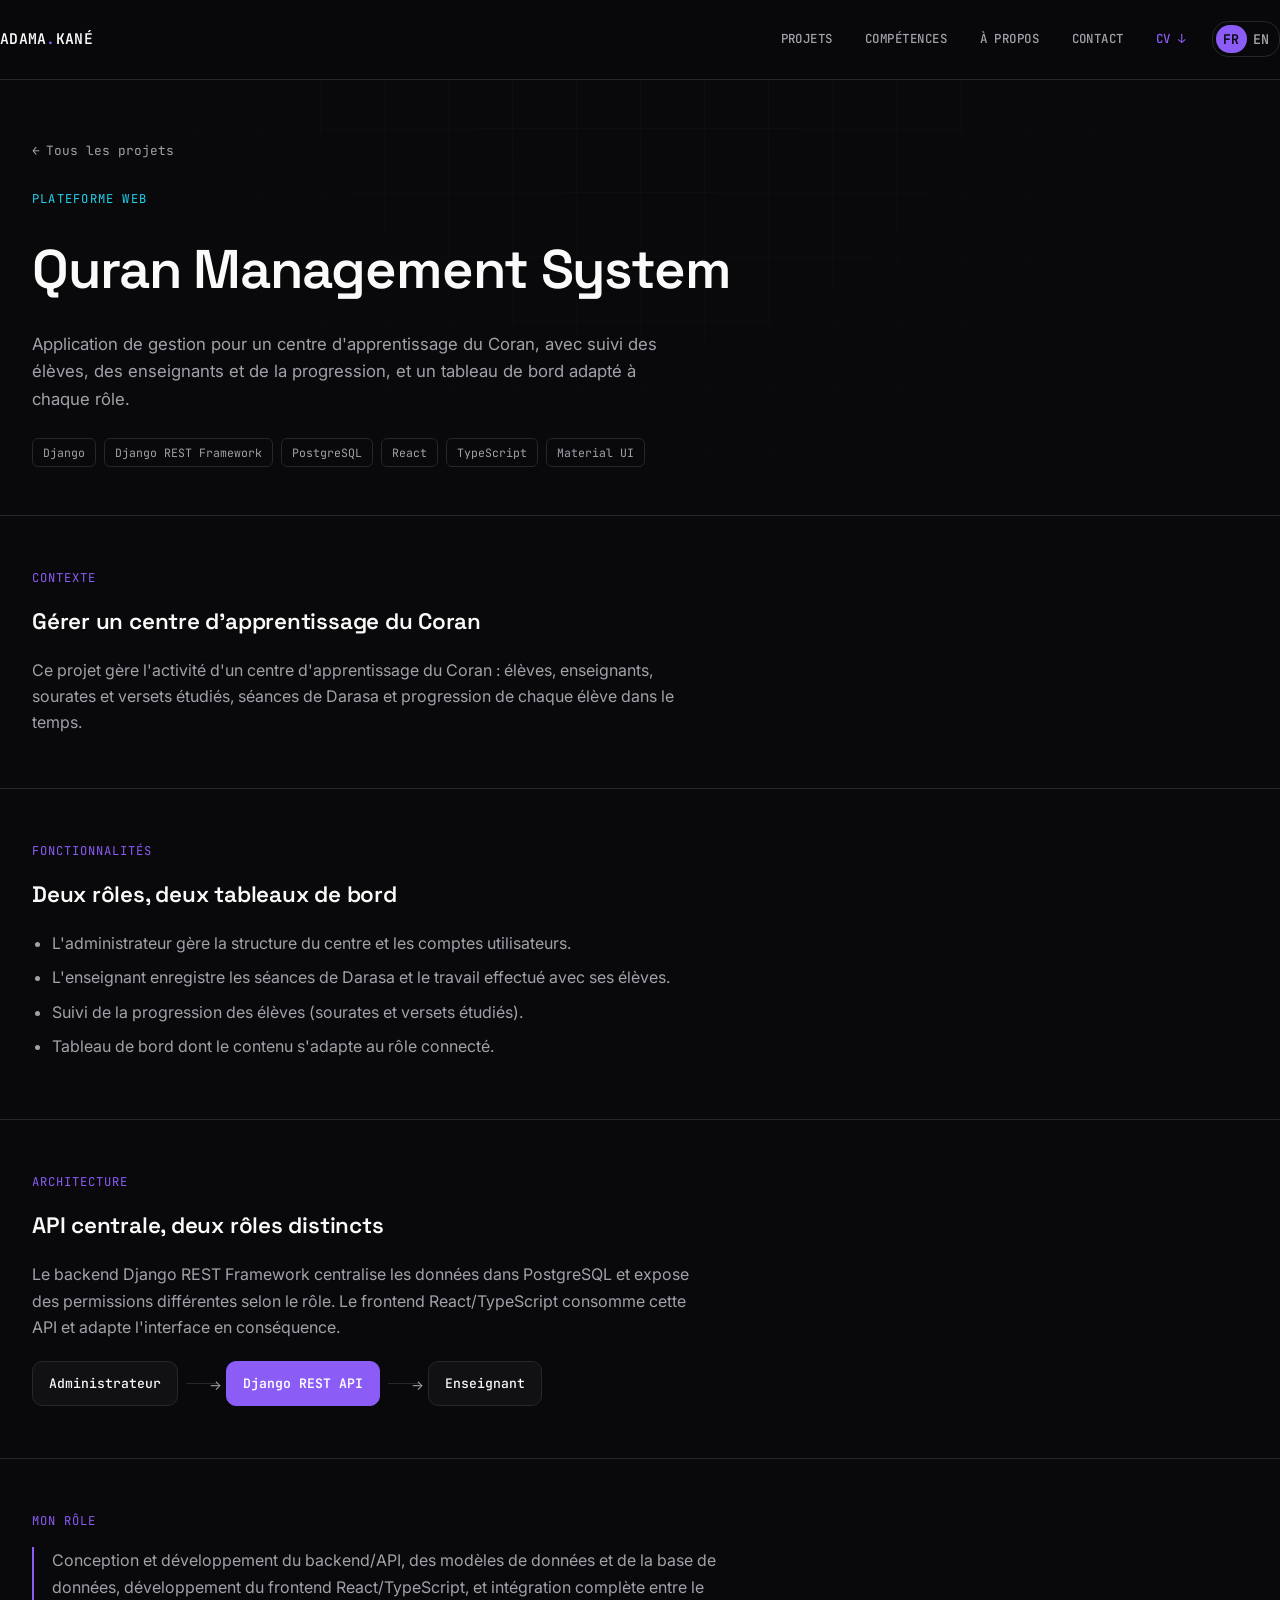
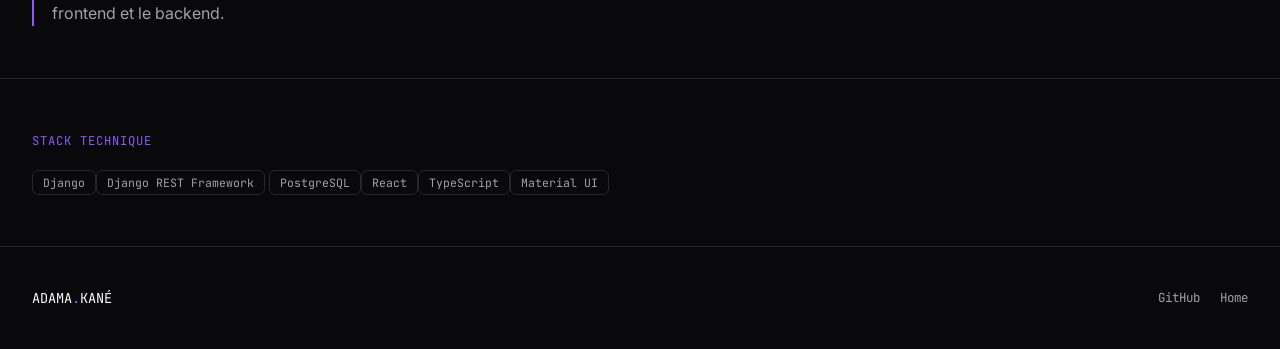
<file: Larson/projects/quran-management-system.html>
<!DOCTYPE html>
<html lang="fr">
<head>
<meta charset="UTF-8">
<meta name="viewport" content="width=device-width, initial-scale=1.0">
<title>Quran Management System — Adama Kané</title>
<meta name="description" content="Quran Management System : application de gestion pour un centre d'apprentissage du Coran, avec API Django REST, PostgreSQL et interface React/TypeScript.">
<link rel="preconnect" href="https://fonts.googleapis.com">
<link rel="preconnect" href="https://fonts.gstatic.com" crossorigin>
<link href="https://fonts.googleapis.com/css2?family=Space+Grotesk:wght@500;600;700&family=Inter:wght@400;500;600;700&family=JetBrains+Mono:wght@400;500;600&display=swap" rel="stylesheet">
<style>
/* =========================================================
   Adama Kané — Portfolio
   Design system: Dark Editorial × Technical × Asymmetric Bento
   ========================================================= */

:root{
  --background:#09090B;
  --surface:#111113;
  --surface-hover:#18181B;
  --border:#27272A;

  --text:#FAFAFA;
  --text-muted:#A1A1AA;

  --primary:#8B5CF6;
  --secondary:#22D3EE;
  --success:#34D399;

  --radius-sm:10px;
  --radius-md:14px;
  --radius-lg:20px;

  --transition-fast:150ms ease;
  --transition-normal:250ms ease;

  --font-display:'Space Grotesk', 'Segoe UI', sans-serif;
  --font-body:'Inter', 'Segoe UI', sans-serif;
  --font-mono:'JetBrains Mono', 'Courier New', monospace;

  --max:1320px;
}

*{ margin:0; padding:0; box-sizing:border-box; }
html{  -webkit-text-size-adjust: 100%;
    text-size-adjust: 100%; }

body{
  font-family:var(--font-body);
  color:var(--text);
  background:var(--background);
  line-height:1.65;
  font-size:16px;
}

h1,h2,h3,h4{ font-family:var(--font-display); font-weight:600; letter-spacing:-0.01em; color:var(--text); }
.mono{ font-family:var(--font-mono); }
a{ color:inherit; text-decoration:none; }
img{ max-width:100%; display:block; }

.wrap{ max-width:var(--max); margin:0 auto; padding:0 32px; }

body.lang-en .fr{ display:none !important; }
body.lang-en .en{ display:inline !important; }
.en{ display:none; }
body.lang-en .fr-block{ display:none !important; }
body.lang-en .en-block{ display:block !important; }
.en-block{ display:none; }

a:focus-visible, button:focus-visible{ outline:2px solid var(--primary); outline-offset:3px; border-radius:2px; }

.fade-in{ animation:fadeIn .5s ease both; }
@keyframes fadeIn{ from{ opacity:0; transform:translateY(8px);} to{ opacity:1; transform:translateY(0);} }

@media (prefers-reduced-motion: reduce){
  *{ animation-duration:0.01ms !important; transition-duration:0.01ms !important; }
}

/* subtle technical grid backdrop */
.grid-bg{
  position:fixed; inset:0; z-index:-1; pointer-events:none;
  background-image:
    linear-gradient(rgba(250,250,250,0.025) 1px, transparent 1px),
    linear-gradient(90deg, rgba(250,250,250,0.025) 1px, transparent 1px);
  background-size:64px 64px;
  -webkit-mask-image: radial-gradient(
    circle at 50% 0%,
    black,
    transparent 75%
);
  mask-image:radial-gradient(circle at 50% 0%, black, transparent 75%);
}

/* ============ NAVBAR ============ */
header{
  position:sticky; top:0; z-index:100;
  background:rgba(9,9,11,0.75);
  -webkit-backdrop-filter: blur(10px);
backdrop-filter: blur(10px);
  border-bottom:1px solid var(--border);
}
.nav{ display:flex; align-items:center; justify-content:space-between; padding:20px 0; }
.brand{ font-family:var(--font-mono); font-weight:600; font-size:0.92rem; letter-spacing:0.02em; color:var(--text); }
.brand span{ color:var(--primary); }

.nav-links{ display:flex; align-items:center; gap:4px; }
.nav-links a.nav-item{
  font-family:var(--font-mono); font-size:0.78rem; letter-spacing:0.04em; color:var(--text-muted); font-weight:500;
  padding:9px 14px; border-radius:var(--radius-sm); transition:color var(--transition-fast), background var(--transition-fast);
  text-transform:uppercase;
}
.nav-links a.nav-item:hover{ color:var(--text); background:var(--surface); }
.nav-links a.nav-item.cv{ color:var(--primary); }

.icon-links{ display:flex; align-items:center; gap:14px; margin-left:8px; }
.icon-links a{ color:var(--text-muted); transition:color var(--transition-fast); }
.icon-links a:hover{ color:var(--secondary); }
.icon-links svg{ width:18px; height:18px; }

.lang-toggle{
  position:relative; display:flex; border:1px solid var(--border); border-radius:16px;
  font-family:var(--font-mono); font-size:0.68rem; margin-left:8px; padding:3px; width:68px;
}
.lang-thumb{ position:absolute; top:3px; left:3px; width:31px; height:calc(100% - 6px); background:var(--primary); border-radius:14px; transition:transform var(--transition-normal); }
body.lang-en .lang-thumb{ transform:translateX(31px); }
.lang-toggle button{ position:relative; z-index:1; flex:1; border:none; background:transparent; padding:5px 0; cursor:pointer; color:var(--text-muted); font-family:inherit; font-weight:600; }
.lang-toggle button.active{ color:#09090B; }

.hamburger{ display:none; flex-direction:column; gap:5px; cursor:pointer; padding:8px; background:none; border:none; }
.hamburger span{ width:20px; height:1.5px; background:var(--text); border-radius:2px; }

#mobileMenu{ display:none; }
@media (max-width:820px){
  .nav-links a.nav-item{ display:none; }
  .icon-links{ display:none; }
  .hamburger{ display:flex; }
  body.menu-open #mobileMenu{
    display:flex; flex-direction:column; gap:2px;
    padding:6px 32px 22px; border-top:1px solid var(--border);
  }
  #mobileMenu a{ padding:14px 4px; font-family:var(--font-mono); font-size:0.85rem; text-transform:uppercase; letter-spacing:0.04em; color:var(--text); border-bottom:1px solid var(--border); }
  #mobileMenu a.cv{ color:var(--primary); }
}

/* ============ SECTIONS ============ */
section{ padding:96px 0; }
.eyebrow{
  font-family:var(--font-mono); font-size:0.76rem; color:var(--secondary);
  text-transform:uppercase; letter-spacing:0.12em; margin-bottom:16px; display:block;
}
.section-title{ font-size:clamp(1.8rem, 3.6vw, 2.6rem); margin-bottom:16px; line-height:1.1; }
.section-intro{ color:var(--text-muted); max-width:600px; margin-bottom:48px; font-size:1.02rem; }

/* ============ HERO ============ */
.hero{ padding:80px 0 60px; }
.hero-kicker{
  display:inline-flex; align-items:center; gap:8px;
  font-family:var(--font-mono); font-size:0.76rem; color:var(--success);
  border:1px solid var(--border); background:var(--surface);
  padding:6px 14px; border-radius:20px; margin-bottom:36px;
}
.hero-kicker::before{ content:''; width:6px; height:6px; border-radius:50%; background:var(--success); }

.hero-title{
  font-size:clamp(2.4rem, 7vw, 5.2rem);
  line-height:1.02; font-weight:600; letter-spacing:-0.03em;
  margin-bottom:28px; max-width:960px;
}
.hero-title .accent{ color:var(--primary); }

.hero-roles{
  display:flex; gap:20px; flex-wrap:wrap;
  font-family:var(--font-mono); font-size:0.85rem; letter-spacing:0.06em; text-transform:uppercase;
  color:var(--text-muted); margin-bottom:32px;
}
.hero-roles span.role-item{ position:relative; padding-left:16px; }
.hero-roles span.role-item::before{ content:''; position:absolute; left:0; top:6px; width:7px; height:7px; background:var(--secondary); border-radius:2px; }

.hero-lead{ color:var(--text-muted); max-width:560px; font-size:1.05rem; margin-bottom:40px; }

.hero-cta{ display:flex; gap:14px; flex-wrap:wrap; margin-bottom:72px; }
.btn{
  display:inline-flex; align-items:center; gap:8px;
  padding:13px 24px; border-radius:var(--radius-sm); font-weight:600; font-size:0.88rem;
  transition:background var(--transition-fast), border-color var(--transition-fast), color var(--transition-fast), transform var(--transition-fast);
  border:1px solid transparent; cursor:pointer; font-family:var(--font-body);
}
.btn-primary{ background:var(--primary); color:#fff; }
.btn-primary:hover{ background:#7c4de8; transform:translateY(-2px); }
.btn-outline{ border-color:var(--border); color:var(--text); background:transparent; }
.btn-outline:hover{ border-color:var(--secondary); color:var(--secondary); transform:translateY(-2px); }

.hero-grid{ display:grid; grid-template-columns:1fr 1fr; gap:24px; }
@media (max-width:900px){ .hero-grid{ grid-template-columns:1fr; } }

.panel{ background:var(--surface); border:1px solid var(--border); border-radius:var(--radius-lg); padding:28px; }
.panel-label{ font-family:var(--font-mono); font-size:0.72rem; color:var(--text-muted); text-transform:uppercase; letter-spacing:0.1em; margin-bottom:20px; }

.status-list{ display:flex; flex-direction:column; gap:14px; }
.status-row{ display:flex; align-items:center; justify-content:space-between; font-family:var(--font-mono); font-size:0.85rem; color:var(--text); }
.status-dot{ width:7px; height:7px; border-radius:50%; background:var(--success); flex-shrink:0; }

.flow-diagram{ display:flex; flex-direction:column; gap:0; align-items:center; }
.flow-node{
  width:100%; text-align:center; font-family:var(--font-mono); font-size:0.82rem;
  padding:12px; border:1px solid var(--border); border-radius:var(--radius-sm); background:var(--background); color:var(--text);
}
.flow-node.highlight{ border-color:var(--primary); color:var(--primary); }
.flow-arrow{ color:var(--text-muted); font-size:0.9rem; padding:8px 0; }

/* ============ MINI STATS ============ */
.stats-row{ display:grid; grid-template-columns:repeat(4,1fr); border-top:1px solid var(--border); border-bottom:1px solid var(--border); }
@media (max-width:760px){ .stats-row{ grid-template-columns:repeat(2,1fr); } }
.stat-cell{ padding:28px 24px; border-right:1px solid var(--border); }
.stat-cell:last-child{ border-right:none; }
.stat-cell .num{ font-family:var(--font-display); font-size:2rem; color:var(--primary); font-weight:600; }
.stat-cell .label{ font-family:var(--font-mono); font-size:0.72rem; color:var(--text-muted); text-transform:uppercase; letter-spacing:0.06em; margin-top:6px; }

/* ============ SELECTED WORK — BENTO ============ */
.bento{ display:grid; grid-template-columns:1fr; gap:20px; }
.bento-row{ display:grid; grid-template-columns:1fr 1fr; gap:20px; }
@media (max-width:760px){ .bento-row{ grid-template-columns:1fr; } }

.work-card{
  position:relative; display:block; overflow:hidden;
  background:var(--surface); border:1px solid var(--border); border-radius:var(--radius-lg);
  padding:36px; transition:transform var(--transition-normal), border-color var(--transition-normal), background var(--transition-normal);
}
.work-card:hover{ transform:translateY(-4px); border-color:var(--primary); background:var(--surface-hover); }
.work-card .category{ font-family:var(--font-mono); font-size:0.72rem; color:var(--secondary); text-transform:uppercase; letter-spacing:0.08em; margin-bottom:14px; display:block; }
.work-card h3{ font-size:1.6rem; margin-bottom:12px; }
.work-card.large h3{ font-size:2.2rem; }
.work-card p{ color:var(--text-muted); font-size:0.94rem; max-width:520px; margin-bottom:20px; }
.work-card .tag-row{ display:flex; flex-wrap:wrap; gap:8px; margin-bottom:24px; }
.work-card .view-link{ font-family:var(--font-mono); font-size:0.8rem; color:var(--text); display:inline-flex; align-items:center; gap:6px; }
.work-card:hover .view-link{ color:var(--primary); }

.tag{
  font-family:var(--font-mono); font-size:0.72rem; background:var(--background);
  border:1px solid var(--border); color:var(--text-muted); padding:4px 10px; border-radius:6px;
}

/* ============ TOOLS ============ */
.tools-grid{ display:grid; grid-template-columns:repeat(4,1fr); gap:1px; background:var(--border); border:1px solid var(--border); border-radius:var(--radius-lg); overflow:hidden; }
@media (max-width:900px){ .tools-grid{ grid-template-columns:repeat(2,1fr); } }
.tool-group{ background:var(--surface); padding:26px 22px; }
.tool-group h4{ font-family:var(--font-mono); font-size:0.74rem; color:var(--secondary); text-transform:uppercase; letter-spacing:0.08em; margin-bottom:16px; font-weight:600; }
.tool-group ul{ list-style:none; }
.tool-group li{ font-size:0.9rem; color:var(--text-muted); padding:5px 0; }

/* ============ TIMELINE ============ */
.timeline{ border-top:1px solid var(--border); }
.timeline-item{ display:grid; grid-template-columns:100px 1fr; gap:24px; padding:28px 0; border-bottom:1px solid var(--border); }
@media (max-width:600px){ .timeline-item{ grid-template-columns:1fr; gap:8px; } }
.timeline-year{ font-family:var(--font-mono); font-size:0.85rem; color:var(--primary); font-weight:600; }
.timeline-role{ font-weight:600; font-size:1.02rem; margin-bottom:4px; }
.timeline-org{ color:var(--text-muted); font-size:0.88rem; margin-bottom:10px; }
.timeline-item ul{ padding-left:18px; color:var(--text-muted); font-size:0.9rem; }
.timeline-item li{ margin-bottom:6px; }

/* ============ ABOUT ============ */
.about-grid{ display:grid; grid-template-columns:1.2fr 0.8fr; gap:56px; }
@media (max-width:800px){ .about-grid{ grid-template-columns:1fr; } }
.about-text p{ color:var(--text-muted); margin-bottom:16px; font-size:1.02rem; }
.about-text strong{ color:var(--text); font-weight:600; }
.about-fact{ padding:16px 0; border-top:1px solid var(--border); }
.about-fact:last-child{ border-bottom:1px solid var(--border); }
.about-fact .label{ font-family:var(--font-mono); font-size:0.7rem; color:var(--text-muted); text-transform:uppercase; letter-spacing:0.06em; display:block; margin-bottom:4px; }
.about-fact .value{ font-weight:500; font-size:0.94rem; }

/* ============ CONTACT ============ */
.contact-title{ font-size:clamp(2rem, 5vw, 3.4rem); line-height:1.05; margin-bottom:20px; }
.contact-grid{ display:grid; grid-template-columns:repeat(3,1fr); gap:1px; background:var(--border); border:1px solid var(--border); border-radius:var(--radius-lg); overflow:hidden; margin-top:40px; }
@media (max-width:700px){ .contact-grid{ grid-template-columns:1fr; } }
.contact-card{ padding:26px 24px; background:var(--surface); cursor:pointer; transition:background var(--transition-fast); position:relative; }
.contact-card:hover{ background:var(--surface-hover); }
.contact-card .label{ font-family:var(--font-mono); font-size:0.7rem; color:var(--secondary); text-transform:uppercase; letter-spacing:0.06em; display:block; margin-bottom:8px; }
.contact-card .value{ font-weight:500; font-size:0.96rem; word-break:break-word; }
.copy-hint{ position:absolute; top:12px; right:14px; font-family:var(--font-mono); font-size:0.64rem; color:var(--success); opacity:0; transition:opacity var(--transition-fast); }
.copy-hint.show{ opacity:1; }

/* ============ FOOTER ============ */
footer{ padding:40px 0; border-top:1px solid var(--border); }
.footer-grid{ display:flex; justify-content:space-between; align-items:center; flex-wrap:wrap; gap:16px; }
.footer-brand{ font-family:var(--font-mono); font-size:0.85rem; }
.footer-brand span{ color:var(--primary); }
.footer-tag{ font-family:var(--font-mono); font-size:0.72rem; color:var(--text-muted); text-transform:uppercase; letter-spacing:0.08em; margin-top:4px; }
.footer-links{ display:flex; gap:20px; }
.footer-links a{ font-family:var(--font-mono); font-size:0.78rem; color:var(--text-muted); transition:color var(--transition-fast); }
.footer-links a:hover{ color:var(--secondary); }

/* ============ PROJECT / CASE STUDY PAGE ============ */
.back-link{ display:inline-flex; align-items:center; gap:6px; font-family:var(--font-mono); font-size:0.8rem; color:var(--text-muted); margin-bottom:28px; }
.back-link:hover{ color:var(--secondary); }
.case-hero{ padding:56px 0 48px; border-bottom:1px solid var(--border); }
.case-hero .category{ font-family:var(--font-mono); font-size:0.76rem; color:var(--secondary); text-transform:uppercase; letter-spacing:0.1em; margin-bottom:16px; display:block; }
.case-hero h1{ font-size:clamp(2.2rem,5.5vw,3.4rem); margin-bottom:16px; letter-spacing:-0.02em; }
.case-hero .summary{ color:var(--text-muted); font-size:1.05rem; max-width:640px; margin-bottom:24px; }
.case-hero .tag-row{ display:flex; flex-wrap:wrap; gap:8px; }

.case-section{ padding:52px 0; border-bottom:1px solid var(--border); }
.case-section:last-of-type{ border-bottom:none; }
.case-label{ font-family:var(--font-mono); font-size:0.76rem; color:var(--primary); text-transform:uppercase; letter-spacing:0.08em; margin-bottom:16px; display:block; }
.case-section h2{ font-size:1.4rem; margin-bottom:16px; }
.case-section p{ color:var(--text-muted); max-width:680px; }
.case-section ul{ padding-left:20px; color:var(--text-muted); }
.case-section li{ margin-bottom:8px; }

.arch-row{ display:flex; align-items:center; flex-wrap:wrap; gap:0; margin-top:20px; }
.arch-node{
  font-family:var(--font-mono); font-size:0.82rem; font-weight:500;
  padding:11px 16px; border:1px solid var(--border); border-radius:var(--radius-sm); background:var(--surface); color:var(--text);
  white-space:nowrap;
}
.arch-node.api{ background:var(--primary); color:#fff; border-color:var(--primary); font-weight:600; }
.arch-line{ flex:0 0 32px; height:1px; background:var(--border); margin:0 8px; position:relative; }
.arch-line::after{ content:'→'; position:absolute; right:-4px; top:-9px; color:var(--text-muted); font-size:0.85rem; }

.case-role{ border-left:2px solid var(--primary); padding-left:18px; }

</style>
</head>
<body>
<div class="grid-bg"></div>

<header>
  <div class="wrap nav">
    <a href="../index.html" class="brand">ADAMA<span>.</span>KANÉ</a>
    <div class="nav-links">
      <a href="../index.html#work" class="nav-item"><span class="fr">Projets</span><span class="en">Work</span></a>
      <a href="../index.html#skills" class="nav-item"><span class="fr">Compétences</span><span class="en">Skills</span></a>
      <a href="../index.html#about" class="nav-item"><span class="fr">À propos</span><span class="en">About</span></a>
      <a href="../index.html#contact" class="nav-item"><span class="fr">Contact</span><span class="en">Contact</span></a>
      <a href="../cv-adama-kane.pdf" target="_blank" class="nav-item cv">CV ↓</a>
      <div class="lang-toggle">
        <div class="lang-thumb"></div>
        <button id="btn-fr" class="active" onclick="setLang('fr')">FR</button>
        <button id="btn-en" onclick="setLang('en')">EN</button>
      </div>
      <button class="hamburger" onclick="toggleMenu()" aria-label="Menu"><span></span><span></span><span></span></button>
    </div>
  </div>
  <nav id="mobileMenu" class="wrap">
    <a href="../index.html#work"><span class="fr">Projets</span><span class="en">Work</span></a>
    <a href="../index.html#skills"><span class="fr">Compétences</span><span class="en">Skills</span></a>
    <a href="../index.html#about"><span class="fr">À propos</span><span class="en">About</span></a>
    <a href="../index.html#contact"><span class="fr">Contact</span><span class="en">Contact</span></a>
    <a href="../cv-adama-kane.pdf" target="_blank" class="cv">CV ↓</a>
  </nav>
</header>

<main>
  <section class="case-hero">
    <div class="wrap fade-in">
      <a href="../index.html#work" class="back-link">← <span class="fr">Tous les projets</span><span class="en">All projects</span></a>
      <span class="category"><span class="fr">Plateforme web</span><span class="en">Web platform</span></span>
      <h1>Quran Management System</h1>
      <p class="summary">
        <span class="fr">Application de gestion pour un centre d'apprentissage du Coran, avec suivi des élèves, des enseignants et de la progression, et un tableau de bord adapté à chaque rôle.</span>
        <span class="en">Management application for a Quran learning center, tracking students, teachers and progress, with a dashboard tailored to each role.</span>
      </p>
      <div class="tag-row">
        <span class="tag">Django</span><span class="tag">Django REST Framework</span>
        <span class="tag">PostgreSQL</span><span class="tag">React</span><span class="tag">TypeScript</span><span class="tag">Material UI</span>
      </div>
    </div>
  </section>

  <section class="case-section">
    <div class="wrap">
      <span class="case-label mono"><span class="fr">Contexte</span><span class="en">Context</span></span>
      <h2><span class="fr">Gérer un centre d'apprentissage du Coran</span><span class="en">Managing a Quran learning center</span></h2>
      <p class="fr">Ce projet gère l'activité d'un centre d'apprentissage du Coran : élèves, enseignants, sourates et versets étudiés, séances de Darasa et progression de chaque élève dans le temps.</p>
      <p class="en-block en">This project manages the activity of a Quran learning center: students, teachers, the surahs and verses being studied, Darasa sessions, and each student's progress over time.</p>
    </div>
  </section>

  <section class="case-section">
    <div class="wrap">
      <span class="case-label mono"><span class="fr">Fonctionnalités</span><span class="en">Features</span></span>
      <h2><span class="fr">Deux rôles, deux tableaux de bord</span><span class="en">Two roles, two dashboards</span></h2>
      <ul>
        <li><span class="fr">L'administrateur gère la structure du centre et les comptes utilisateurs.</span><span class="en">The administrator manages the center's structure and user accounts.</span></li>
        <li><span class="fr">L'enseignant enregistre les séances de Darasa et le travail effectué avec ses élèves.</span><span class="en">The teacher logs Darasa sessions and the work done with their students.</span></li>
        <li><span class="fr">Suivi de la progression des élèves (sourates et versets étudiés).</span><span class="en">Tracking of student progress (surahs and verses studied).</span></li>
        <li><span class="fr">Tableau de bord dont le contenu s'adapte au rôle connecté.</span><span class="en">A dashboard whose content adapts to the logged-in role.</span></li>
      </ul>
    </div>
  </section>

  <section class="case-section">
    <div class="wrap">
      <span class="case-label mono"><span class="fr">Architecture</span><span class="en">Architecture</span></span>
      <h2><span class="fr">API centrale, deux rôles distincts</span><span class="en">Central API, two distinct roles</span></h2>
      <p class="fr">Le backend Django REST Framework centralise les données dans PostgreSQL et expose des permissions différentes selon le rôle. Le frontend React/TypeScript consomme cette API et adapte l'interface en conséquence.</p>
      <p class="en-block en">The Django REST Framework backend centralizes data in PostgreSQL and exposes different permissions depending on the role. The React/TypeScript frontend consumes this API and adapts the interface accordingly.</p>
      <div class="arch-row">
        <span class="arch-node"><span class="fr">Administrateur</span><span class="en">Administrator</span></span>
        <span class="arch-line"></span>
        <span class="arch-node api">Django REST API</span>
        <span class="arch-line"></span>
        <span class="arch-node"><span class="fr">Enseignant</span><span class="en">Teacher</span></span>
      </div>
    </div>
  </section>

  <section class="case-section">
    <div class="wrap">
      <span class="case-label mono"><span class="fr">Mon rôle</span><span class="en">My role</span></span>
      <div class="case-role">
        <p class="fr">Conception et développement du backend/API, des modèles de données et de la base de données, développement du frontend React/TypeScript, et intégration complète entre le frontend et le backend.</p>
        <p class="en-block en">Designed and built the backend/API, the data models and the database, developed the React/TypeScript frontend, and handled full frontend-backend integration.</p>
      </div>
    </div>
  </section>

  <section class="case-section">
    <div class="wrap">
      <span class="case-label mono"><span class="fr">Stack technique</span><span class="en">Tech stack</span></span>
      <div class="tag-row">
        <span class="tag">Django</span><span class="tag">Django REST Framework</span>
        <span class="tag">PostgreSQL</span><span class="tag">React</span><span class="tag">TypeScript</span><span class="tag">Material UI</span>
      </div>
    </div>
  </section>
</main>

<footer>
  <div class="wrap footer-grid">
    <div>
      <div class="footer-brand">ADAMA<span>.</span>KANÉ</div>
      
    </div>
    <div class="footer-links">
      <a href="https://github.com/Larsoncfaa" target="_blank"  rel="noopener noreferrer">GitHub</a>
      <a href="../index.html">Home</a>
    </div>
  </div>
</footer>

<script>
// Adama Kané — Portfolio
// Vanilla JS, aucune dépendance. Comportements: langue FR/EN, menu mobile, copier au clic.

function setLang(lang){
  document.body.classList.toggle('lang-en', lang === 'en');
  var fr = document.getElementById('btn-fr');
  var en = document.getElementById('btn-en');
  if(fr) fr.classList.toggle('active', lang === 'fr');
  if(en) en.classList.toggle('active', lang === 'en');
  document.documentElement.lang = lang;
}

function toggleMenu(){
  document.body.classList.toggle('menu-open');
}

function copyVal(el, text){
  navigator.clipboard.writeText(text).then(function(){
    var hint = el.querySelector('.copy-hint');
    if(!hint) return;
    hint.classList.add('show');
    setTimeout(function(){ hint.classList.remove('show'); }, 1300);
  });
}

</script>
</body>
</html>
</file>
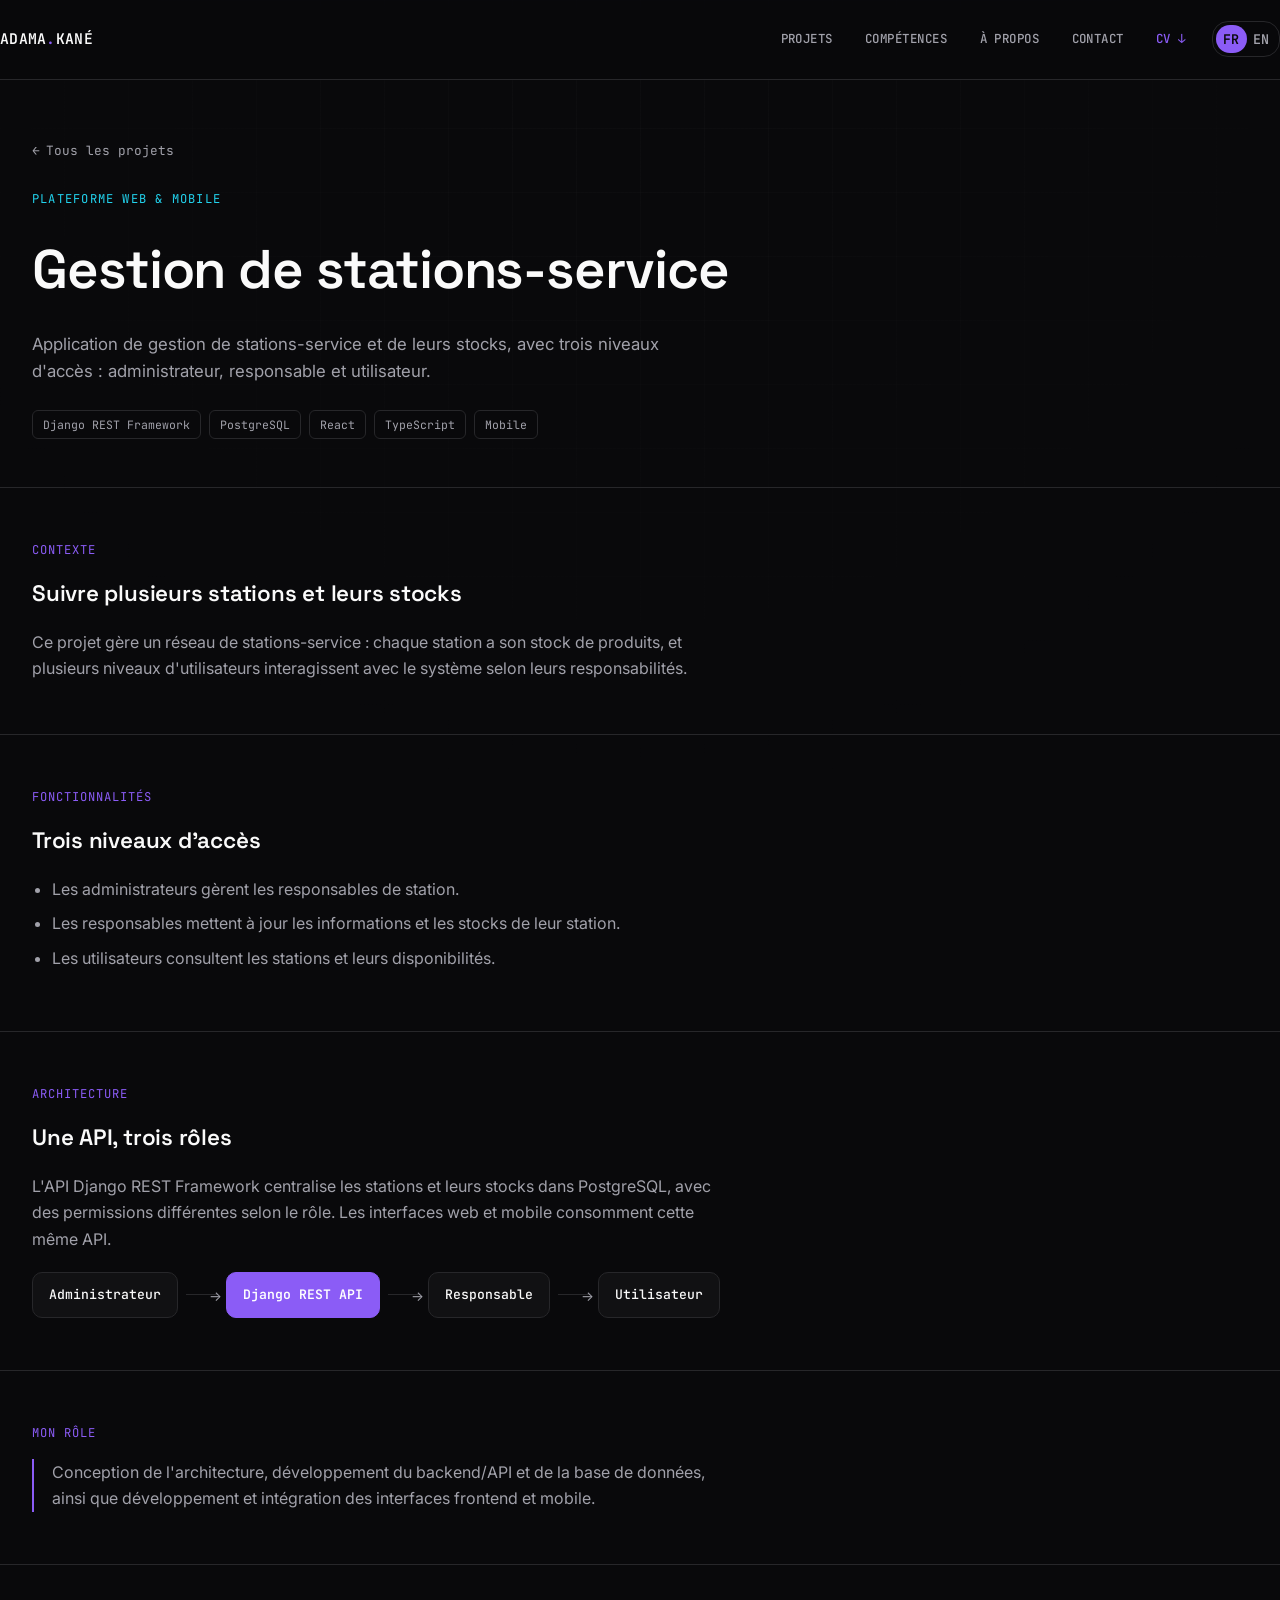
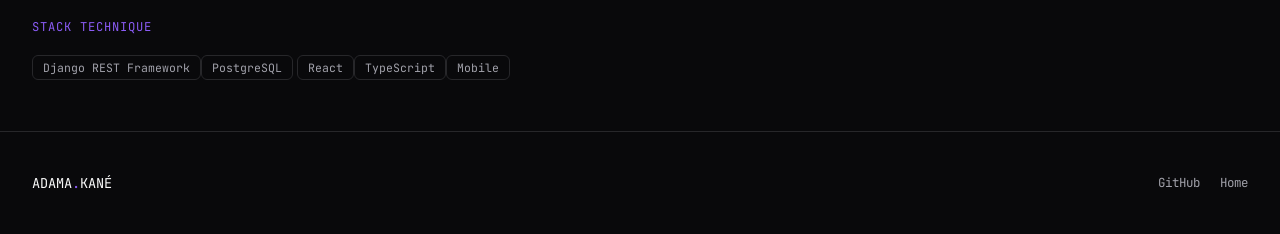
<file: Larson/projects/stations-service.html>
<!DOCTYPE html>
<html lang="fr">
<head>
<meta charset="UTF-8">
<meta name="viewport" content="width=device-width, initial-scale=1.0">
<title>Gestion de stations-service — Adama Kané</title>
<meta name="description" content="Application de gestion de stations-service et de leurs stocks, avec trois niveaux d'accès, API Django REST et interfaces React/mobile.">
<link rel="preconnect" href="https://fonts.googleapis.com">
<link rel="preconnect" href="https://fonts.gstatic.com" crossorigin>
<link href="https://fonts.googleapis.com/css2?family=Space+Grotesk:wght@500;600;700&family=Inter:wght@400;500;600;700&family=JetBrains+Mono:wght@400;500;600&display=swap" rel="stylesheet">
<style>
/* =========================================================
   Adama Kané — Portfolio
   Design system: Dark Editorial × Technical × Asymmetric Bento
   ========================================================= */

:root{
  --background:#09090B;
  --surface:#111113;
  --surface-hover:#18181B;
  --border:#27272A;

  --text:#FAFAFA;
  --text-muted:#A1A1AA;

  --primary:#8B5CF6;
  --secondary:#22D3EE;
  --success:#34D399;

  --radius-sm:10px;
  --radius-md:14px;
  --radius-lg:20px;

  --transition-fast:150ms ease;
  --transition-normal:250ms ease;

  --font-display:'Space Grotesk', 'Segoe UI', sans-serif;
  --font-body:'Inter', 'Segoe UI', sans-serif;
  --font-mono:'JetBrains Mono', 'Courier New', monospace;

  --max:1320px;
}

*{ margin:0; padding:0; box-sizing:border-box; }
html{ -webkit-text-size-adjust: 100%;
    text-size-adjust: 100%; }

body{
  font-family:var(--font-body);
  color:var(--text);
  background:var(--background);
  line-height:1.65;
  font-size:16px;
}

h1,h2,h3,h4{ font-family:var(--font-display); font-weight:600; letter-spacing:-0.01em; color:var(--text); }
.mono{ font-family:var(--font-mono); }
a{ color:inherit; text-decoration:none; }
img{ max-width:100%; display:block; }

.wrap{ max-width:var(--max); margin:0 auto; padding:0 32px; }

body.lang-en .fr{ display:none !important; }
body.lang-en .en{ display:inline !important; }
.en{ display:none; }
body.lang-en .fr-block{ display:none !important; }
body.lang-en .en-block{ display:block !important; }
.en-block{ display:none; }

a:focus-visible, button:focus-visible{ outline:2px solid var(--primary); outline-offset:3px; border-radius:2px; }

.fade-in{ animation:fadeIn .5s ease both; }
@keyframes fadeIn{ from{ opacity:0; transform:translateY(8px);} to{ opacity:1; transform:translateY(0);} }

@media (prefers-reduced-motion: reduce){
  *{ animation-duration:0.01ms !important; transition-duration:0.01ms !important; }
}

/* subtle technical grid backdrop */
.grid-bg{
  position:fixed; inset:0; z-index:-1; pointer-events:none;
  background-image:
    linear-gradient(rgba(250,250,250,0.025) 1px, transparent 1px),
    linear-gradient(90deg, rgba(250,250,250,0.025) 1px, transparent 1px);
  background-size:64px 64px;
  -webkit-mask-image: radial-gradient(
    circle at 50% 0%,
    black,
    transparent 75%
  );
  mask-image:radial-gradient(circle at 50% 0%, black, transparent 75%);
}

/* ============ NAVBAR ============ */
header{
  position:sticky; top:0; z-index:100;
  background:rgba(9,9,11,0.75);
 -webkit-backdrop-filter: blur(10px);
backdrop-filter: blur(10px);
  border-bottom:1px solid var(--border);
}
.nav{ display:flex; align-items:center; justify-content:space-between; padding:20px 0; }
.brand{ font-family:var(--font-mono); font-weight:600; font-size:0.92rem; letter-spacing:0.02em; color:var(--text); }
.brand span{ color:var(--primary); }

.nav-links{ display:flex; align-items:center; gap:4px; }
.nav-links a.nav-item{
  font-family:var(--font-mono); font-size:0.78rem; letter-spacing:0.04em; color:var(--text-muted); font-weight:500;
  padding:9px 14px; border-radius:var(--radius-sm); transition:color var(--transition-fast), background var(--transition-fast);
  text-transform:uppercase;
}
.nav-links a.nav-item:hover{ color:var(--text); background:var(--surface); }
.nav-links a.nav-item.cv{ color:var(--primary); }

.icon-links{ display:flex; align-items:center; gap:14px; margin-left:8px; }
.icon-links a{ color:var(--text-muted); transition:color var(--transition-fast); }
.icon-links a:hover{ color:var(--secondary); }
.icon-links svg{ width:18px; height:18px; }

.lang-toggle{
  position:relative; display:flex; border:1px solid var(--border); border-radius:16px;
  font-family:var(--font-mono); font-size:0.68rem; margin-left:8px; padding:3px; width:68px;
}
.lang-thumb{ position:absolute; top:3px; left:3px; width:31px; height:calc(100% - 6px); background:var(--primary); border-radius:14px; transition:transform var(--transition-normal); }
body.lang-en .lang-thumb{ transform:translateX(31px); }
.lang-toggle button{ position:relative; z-index:1; flex:1; border:none; background:transparent; padding:5px 0; cursor:pointer; color:var(--text-muted); font-family:inherit; font-weight:600; }
.lang-toggle button.active{ color:#09090B; }

.hamburger{ display:none; flex-direction:column; gap:5px; cursor:pointer; padding:8px; background:none; border:none; }
.hamburger span{ width:20px; height:1.5px; background:var(--text); border-radius:2px; }

#mobileMenu{ display:none; }
@media (max-width:820px){
  .nav-links a.nav-item{ display:none; }
  .icon-links{ display:none; }
  .hamburger{ display:flex; }
  body.menu-open #mobileMenu{
    display:flex; flex-direction:column; gap:2px;
    padding:6px 32px 22px; border-top:1px solid var(--border);
  }
  #mobileMenu a{ padding:14px 4px; font-family:var(--font-mono); font-size:0.85rem; text-transform:uppercase; letter-spacing:0.04em; color:var(--text); border-bottom:1px solid var(--border); }
  #mobileMenu a.cv{ color:var(--primary); }
}

/* ============ SECTIONS ============ */
section{ padding:96px 0; }
.eyebrow{
  font-family:var(--font-mono); font-size:0.76rem; color:var(--secondary);
  text-transform:uppercase; letter-spacing:0.12em; margin-bottom:16px; display:block;
}
.section-title{ font-size:clamp(1.8rem, 3.6vw, 2.6rem); margin-bottom:16px; line-height:1.1; }
.section-intro{ color:var(--text-muted); max-width:600px; margin-bottom:48px; font-size:1.02rem; }

/* ============ HERO ============ */
.hero{ padding:80px 0 60px; }
.hero-kicker{
  display:inline-flex; align-items:center; gap:8px;
  font-family:var(--font-mono); font-size:0.76rem; color:var(--success);
  border:1px solid var(--border); background:var(--surface);
  padding:6px 14px; border-radius:20px; margin-bottom:36px;
}
.hero-kicker::before{ content:''; width:6px; height:6px; border-radius:50%; background:var(--success); }

.hero-title{
  font-size:clamp(2.4rem, 7vw, 5.2rem);
  line-height:1.02; font-weight:600; letter-spacing:-0.03em;
  margin-bottom:28px; max-width:960px;
}
.hero-title .accent{ color:var(--primary); }

.hero-roles{
  display:flex; gap:20px; flex-wrap:wrap;
  font-family:var(--font-mono); font-size:0.85rem; letter-spacing:0.06em; text-transform:uppercase;
  color:var(--text-muted); margin-bottom:32px;
}
.hero-roles span.role-item{ position:relative; padding-left:16px; }
.hero-roles span.role-item::before{ content:''; position:absolute; left:0; top:6px; width:7px; height:7px; background:var(--secondary); border-radius:2px; }

.hero-lead{ color:var(--text-muted); max-width:560px; font-size:1.05rem; margin-bottom:40px; }

.hero-cta{ display:flex; gap:14px; flex-wrap:wrap; margin-bottom:72px; }
.btn{
  display:inline-flex; align-items:center; gap:8px;
  padding:13px 24px; border-radius:var(--radius-sm); font-weight:600; font-size:0.88rem;
  transition:background var(--transition-fast), border-color var(--transition-fast), color var(--transition-fast), transform var(--transition-fast);
  border:1px solid transparent; cursor:pointer; font-family:var(--font-body);
}
.btn-primary{ background:var(--primary); color:#fff; }
.btn-primary:hover{ background:#7c4de8; transform:translateY(-2px); }
.btn-outline{ border-color:var(--border); color:var(--text); background:transparent; }
.btn-outline:hover{ border-color:var(--secondary); color:var(--secondary); transform:translateY(-2px); }

.hero-grid{ display:grid; grid-template-columns:1fr 1fr; gap:24px; }
@media (max-width:900px){ .hero-grid{ grid-template-columns:1fr; } }

.panel{ background:var(--surface); border:1px solid var(--border); border-radius:var(--radius-lg); padding:28px; }
.panel-label{ font-family:var(--font-mono); font-size:0.72rem; color:var(--text-muted); text-transform:uppercase; letter-spacing:0.1em; margin-bottom:20px; }

.status-list{ display:flex; flex-direction:column; gap:14px; }
.status-row{ display:flex; align-items:center; justify-content:space-between; font-family:var(--font-mono); font-size:0.85rem; color:var(--text); }
.status-dot{ width:7px; height:7px; border-radius:50%; background:var(--success); flex-shrink:0; }

.flow-diagram{ display:flex; flex-direction:column; gap:0; align-items:center; }
.flow-node{
  width:100%; text-align:center; font-family:var(--font-mono); font-size:0.82rem;
  padding:12px; border:1px solid var(--border); border-radius:var(--radius-sm); background:var(--background); color:var(--text);
}
.flow-node.highlight{ border-color:var(--primary); color:var(--primary); }
.flow-arrow{ color:var(--text-muted); font-size:0.9rem; padding:8px 0; }

/* ============ MINI STATS ============ */
.stats-row{ display:grid; grid-template-columns:repeat(4,1fr); border-top:1px solid var(--border); border-bottom:1px solid var(--border); }
@media (max-width:760px){ .stats-row{ grid-template-columns:repeat(2,1fr); } }
.stat-cell{ padding:28px 24px; border-right:1px solid var(--border); }
.stat-cell:last-child{ border-right:none; }
.stat-cell .num{ font-family:var(--font-display); font-size:2rem; color:var(--primary); font-weight:600; }
.stat-cell .label{ font-family:var(--font-mono); font-size:0.72rem; color:var(--text-muted); text-transform:uppercase; letter-spacing:0.06em; margin-top:6px; }

/* ============ SELECTED WORK — BENTO ============ */
.bento{ display:grid; grid-template-columns:1fr; gap:20px; }
.bento-row{ display:grid; grid-template-columns:1fr 1fr; gap:20px; }
@media (max-width:760px){ .bento-row{ grid-template-columns:1fr; } }

.work-card{
  position:relative; display:block; overflow:hidden;
  background:var(--surface); border:1px solid var(--border); border-radius:var(--radius-lg);
  padding:36px; transition:transform var(--transition-normal), border-color var(--transition-normal), background var(--transition-normal);
}
.work-card:hover{ transform:translateY(-4px); border-color:var(--primary); background:var(--surface-hover); }
.work-card .category{ font-family:var(--font-mono); font-size:0.72rem; color:var(--secondary); text-transform:uppercase; letter-spacing:0.08em; margin-bottom:14px; display:block; }
.work-card h3{ font-size:1.6rem; margin-bottom:12px; }
.work-card.large h3{ font-size:2.2rem; }
.work-card p{ color:var(--text-muted); font-size:0.94rem; max-width:520px; margin-bottom:20px; }
.work-card .tag-row{ display:flex; flex-wrap:wrap; gap:8px; margin-bottom:24px; }
.work-card .view-link{ font-family:var(--font-mono); font-size:0.8rem; color:var(--text); display:inline-flex; align-items:center; gap:6px; }
.work-card:hover .view-link{ color:var(--primary); }

.tag{
  font-family:var(--font-mono); font-size:0.72rem; background:var(--background);
  border:1px solid var(--border); color:var(--text-muted); padding:4px 10px; border-radius:6px;
}

/* ============ TOOLS ============ */
.tools-grid{ display:grid; grid-template-columns:repeat(4,1fr); gap:1px; background:var(--border); border:1px solid var(--border); border-radius:var(--radius-lg); overflow:hidden; }
@media (max-width:900px){ .tools-grid{ grid-template-columns:repeat(2,1fr); } }
.tool-group{ background:var(--surface); padding:26px 22px; }
.tool-group h4{ font-family:var(--font-mono); font-size:0.74rem; color:var(--secondary); text-transform:uppercase; letter-spacing:0.08em; margin-bottom:16px; font-weight:600; }
.tool-group ul{ list-style:none; }
.tool-group li{ font-size:0.9rem; color:var(--text-muted); padding:5px 0; }

/* ============ TIMELINE ============ */
.timeline{ border-top:1px solid var(--border); }
.timeline-item{ display:grid; grid-template-columns:100px 1fr; gap:24px; padding:28px 0; border-bottom:1px solid var(--border); }
@media (max-width:600px){ .timeline-item{ grid-template-columns:1fr; gap:8px; } }
.timeline-year{ font-family:var(--font-mono); font-size:0.85rem; color:var(--primary); font-weight:600; }
.timeline-role{ font-weight:600; font-size:1.02rem; margin-bottom:4px; }
.timeline-org{ color:var(--text-muted); font-size:0.88rem; margin-bottom:10px; }
.timeline-item ul{ padding-left:18px; color:var(--text-muted); font-size:0.9rem; }
.timeline-item li{ margin-bottom:6px; }

/* ============ ABOUT ============ */
.about-grid{ display:grid; grid-template-columns:1.2fr 0.8fr; gap:56px; }
@media (max-width:800px){ .about-grid{ grid-template-columns:1fr; } }
.about-text p{ color:var(--text-muted); margin-bottom:16px; font-size:1.02rem; }
.about-text strong{ color:var(--text); font-weight:600; }
.about-fact{ padding:16px 0; border-top:1px solid var(--border); }
.about-fact:last-child{ border-bottom:1px solid var(--border); }
.about-fact .label{ font-family:var(--font-mono); font-size:0.7rem; color:var(--text-muted); text-transform:uppercase; letter-spacing:0.06em; display:block; margin-bottom:4px; }
.about-fact .value{ font-weight:500; font-size:0.94rem; }

/* ============ CONTACT ============ */
.contact-title{ font-size:clamp(2rem, 5vw, 3.4rem); line-height:1.05; margin-bottom:20px; }
.contact-grid{ display:grid; grid-template-columns:repeat(3,1fr); gap:1px; background:var(--border); border:1px solid var(--border); border-radius:var(--radius-lg); overflow:hidden; margin-top:40px; }
@media (max-width:700px){ .contact-grid{ grid-template-columns:1fr; } }
.contact-card{ padding:26px 24px; background:var(--surface); cursor:pointer; transition:background var(--transition-fast); position:relative; }
.contact-card:hover{ background:var(--surface-hover); }
.contact-card .label{ font-family:var(--font-mono); font-size:0.7rem; color:var(--secondary); text-transform:uppercase; letter-spacing:0.06em; display:block; margin-bottom:8px; }
.contact-card .value{ font-weight:500; font-size:0.96rem; word-break:break-word; }
.copy-hint{ position:absolute; top:12px; right:14px; font-family:var(--font-mono); font-size:0.64rem; color:var(--success); opacity:0; transition:opacity var(--transition-fast); }
.copy-hint.show{ opacity:1; }

/* ============ FOOTER ============ */
footer{ padding:40px 0; border-top:1px solid var(--border); }
.footer-grid{ display:flex; justify-content:space-between; align-items:center; flex-wrap:wrap; gap:16px; }
.footer-brand{ font-family:var(--font-mono); font-size:0.85rem; }
.footer-brand span{ color:var(--primary); }
.footer-tag{ font-family:var(--font-mono); font-size:0.72rem; color:var(--text-muted); text-transform:uppercase; letter-spacing:0.08em; margin-top:4px; }
.footer-links{ display:flex; gap:20px; }
.footer-links a{ font-family:var(--font-mono); font-size:0.78rem; color:var(--text-muted); transition:color var(--transition-fast); }
.footer-links a:hover{ color:var(--secondary); }

/* ============ PROJECT / CASE STUDY PAGE ============ */
.back-link{ display:inline-flex; align-items:center; gap:6px; font-family:var(--font-mono); font-size:0.8rem; color:var(--text-muted); margin-bottom:28px; }
.back-link:hover{ color:var(--secondary); }
.case-hero{ padding:56px 0 48px; border-bottom:1px solid var(--border); }
.case-hero .category{ font-family:var(--font-mono); font-size:0.76rem; color:var(--secondary); text-transform:uppercase; letter-spacing:0.1em; margin-bottom:16px; display:block; }
.case-hero h1{ font-size:clamp(2.2rem,5.5vw,3.4rem); margin-bottom:16px; letter-spacing:-0.02em; }
.case-hero .summary{ color:var(--text-muted); font-size:1.05rem; max-width:640px; margin-bottom:24px; }
.case-hero .tag-row{ display:flex; flex-wrap:wrap; gap:8px; }

.case-section{ padding:52px 0; border-bottom:1px solid var(--border); }
.case-section:last-of-type{ border-bottom:none; }
.case-label{ font-family:var(--font-mono); font-size:0.76rem; color:var(--primary); text-transform:uppercase; letter-spacing:0.08em; margin-bottom:16px; display:block; }
.case-section h2{ font-size:1.4rem; margin-bottom:16px; }
.case-section p{ color:var(--text-muted); max-width:680px; }
.case-section ul{ padding-left:20px; color:var(--text-muted); }
.case-section li{ margin-bottom:8px; }

.arch-row{ display:flex; align-items:center; flex-wrap:wrap; gap:0; margin-top:20px; }
.arch-node{
  font-family:var(--font-mono); font-size:0.82rem; font-weight:500;
  padding:11px 16px; border:1px solid var(--border); border-radius:var(--radius-sm); background:var(--surface); color:var(--text);
  white-space:nowrap;
}
.arch-node.api{ background:var(--primary); color:#fff; border-color:var(--primary); font-weight:600; }
.arch-line{ flex:0 0 32px; height:1px; background:var(--border); margin:0 8px; position:relative; }
.arch-line::after{ content:'→'; position:absolute; right:-4px; top:-9px; color:var(--text-muted); font-size:0.85rem; }

.case-role{ border-left:2px solid var(--primary); padding-left:18px; }

</style>
</head>
<body>
<div class="grid-bg"></div>

<header>
  <div class="wrap nav">
    <a href="../index.html" class="brand">ADAMA<span>.</span>KANÉ</a>
    <div class="nav-links">
      <a href="../index.html#work" class="nav-item"><span class="fr">Projets</span><span class="en">Work</span></a>
      <a href="../index.html#skills" class="nav-item"><span class="fr">Compétences</span><span class="en">Skills</span></a>
      <a href="../index.html#about" class="nav-item"><span class="fr">À propos</span><span class="en">About</span></a>
      <a href="../index.html#contact" class="nav-item"><span class="fr">Contact</span><span class="en">Contact</span></a>
      <a href="../cv-adama-kane.pdf" target="_blank" class="nav-item cv">CV ↓</a>
      <div class="lang-toggle">
        <div class="lang-thumb"></div>
        <button id="btn-fr" class="active" onclick="setLang('fr')">FR</button>
        <button id="btn-en" onclick="setLang('en')">EN</button>
      </div>
      <button class="hamburger" onclick="toggleMenu()" aria-label="Menu"><span></span><span></span><span></span></button>
    </div>
  </div>
  <nav id="mobileMenu" class="wrap">
    <a href="../index.html#work"><span class="fr">Projets</span><span class="en">Work</span></a>
    <a href="../index.html#skills"><span class="fr">Compétences</span><span class="en">Skills</span></a>
    <a href="../index.html#about"><span class="fr">À propos</span><span class="en">About</span></a>
    <a href="../index.html#contact"><span class="fr">Contact</span><span class="en">Contact</span></a>
    <a href="../cv-adama-kane.pdf" target="_blank" class="cv">CV ↓</a>
  </nav>
</header>

<main>
  <section class="case-hero">
    <div class="wrap fade-in">
      <a href="../index.html#work" class="back-link">← <span class="fr">Tous les projets</span><span class="en">All projects</span></a>
      <span class="category"><span class="fr">Plateforme web & mobile</span><span class="en">Web & mobile platform</span></span>
      <h1><span class="fr">Gestion de stations-service</span><span class="en">Fuel Station Management</span></h1>
      <p class="summary">
        <span class="fr">Application de gestion de stations-service et de leurs stocks, avec trois niveaux d'accès : administrateur, responsable et utilisateur.</span>
        <span class="en">Fuel station and stock management application, with three access levels: administrator, manager and end user.</span>
      </p>
      <div class="tag-row">
        <span class="tag">Django REST Framework</span><span class="tag">PostgreSQL</span>
        <span class="tag">React</span><span class="tag">TypeScript</span><span class="tag">Mobile</span>
      </div>
    </div>
  </section>

  <section class="case-section">
    <div class="wrap">
      <span class="case-label mono"><span class="fr">Contexte</span><span class="en">Context</span></span>
      <h2><span class="fr">Suivre plusieurs stations et leurs stocks</span><span class="en">Tracking several stations and their stock</span></h2>
      <p class="fr">Ce projet gère un réseau de stations-service : chaque station a son stock de produits, et plusieurs niveaux d'utilisateurs interagissent avec le système selon leurs responsabilités.</p>
      <p class="en-block en">This project manages a network of fuel stations: each station has its own product stock, and several levels of users interact with the system according to their responsibilities.</p>
    </div>
  </section>

  <section class="case-section">
    <div class="wrap">
      <span class="case-label mono"><span class="fr">Fonctionnalités</span><span class="en">Features</span></span>
      <h2><span class="fr">Trois niveaux d'accès</span><span class="en">Three access levels</span></h2>
      <ul>
        <li><span class="fr">Les administrateurs gèrent les responsables de station.</span><span class="en">Administrators manage station managers.</span></li>
        <li><span class="fr">Les responsables mettent à jour les informations et les stocks de leur station.</span><span class="en">Managers update their station's information and stock.</span></li>
        <li><span class="fr">Les utilisateurs consultent les stations et leurs disponibilités.</span><span class="en">End users check stations and their availability.</span></li>
      </ul>
    </div>
  </section>

  <section class="case-section">
    <div class="wrap">
      <span class="case-label mono"><span class="fr">Architecture</span><span class="en">Architecture</span></span>
      <h2><span class="fr">Une API, trois rôles</span><span class="en">One API, three roles</span></h2>
      <p class="fr">L'API Django REST Framework centralise les stations et leurs stocks dans PostgreSQL, avec des permissions différentes selon le rôle. Les interfaces web et mobile consomment cette même API.</p>
      <p class="en-block en">The Django REST Framework API centralizes stations and their stock in PostgreSQL, with different permissions per role. Both the web and mobile interfaces consume this same API.</p>
      <div class="arch-row">
        <span class="arch-node"><span class="fr">Administrateur</span><span class="en">Administrator</span></span>
        <span class="arch-line"></span>
        <span class="arch-node api">Django REST API</span>
        <span class="arch-line"></span>
        <span class="arch-node"><span class="fr">Responsable</span><span class="en">Manager</span></span>
        <span class="arch-line"></span>
        <span class="arch-node"><span class="fr">Utilisateur</span><span class="en">User</span></span>
      </div>
    </div>
  </section>

  <section class="case-section">
    <div class="wrap">
      <span class="case-label mono"><span class="fr">Mon rôle</span><span class="en">My role</span></span>
      <div class="case-role">
        <p class="fr">Conception de l'architecture, développement du backend/API et de la base de données, ainsi que développement et intégration des interfaces frontend et mobile.</p>
        <p class="en-block en">Designed the architecture, built the backend/API and the database, and developed and integrated the frontend and mobile interfaces.</p>
      </div>
    </div>
  </section>

  <section class="case-section">
    <div class="wrap">
      <span class="case-label mono"><span class="fr">Stack technique</span><span class="en">Tech stack</span></span>
      <div class="tag-row">
        <span class="tag">Django REST Framework</span><span class="tag">PostgreSQL</span>
        <span class="tag">React</span><span class="tag">TypeScript</span><span class="tag">Mobile</span>
      </div>
    </div>
  </section>
</main>

<footer>
  <div class="wrap footer-grid">
    <div>
      <div class="footer-brand">ADAMA<span>.</span>KANÉ</div>
    </div>
    <div class="footer-links">
      <a href="https://github.com/Larsoncfaa" target="_blank" rel="noopener noreferrer">GitHub</a>
      <a href="../index.html">Home</a>
    </div>
  </div>
</footer>

<script>
// Adama Kané — Portfolio
// Vanilla JS, aucune dépendance. Comportements: langue FR/EN, menu mobile, copier au clic.

function setLang(lang){
  document.body.classList.toggle('lang-en', lang === 'en');
  var fr = document.getElementById('btn-fr');
  var en = document.getElementById('btn-en');
  if(fr) fr.classList.toggle('active', lang === 'fr');
  if(en) en.classList.toggle('active', lang === 'en');
  document.documentElement.lang = lang;
}

function toggleMenu(){
  document.body.classList.toggle('menu-open');
}

function copyVal(el, text){
  navigator.clipboard.writeText(text).then(function(){
    var hint = el.querySelector('.copy-hint');
    if(!hint) return;
    hint.classList.add('show');
    setTimeout(function(){ hint.classList.remove('show'); }, 1300);
  });
}

</script>
</body>
</html>
</file>
<file: assets/app.min.css>
@font-face{font-family:Fraunces;font-style:normal;font-weight:100 900;font-display:swap;src:url(fonts/fraunces-latin-full-normal.woff2) format("woff2");unicode-range:U+0000-00FF,U+0131,U+0152-0153,U+02BB-02BC,U+02C6,U+02DA,U+02DC,U+0304,U+0308,U+0329,U+2000-206F,U+20AC,U+2122,U+2191,U+2193,U+2212,U+2215,U+FEFF,U+FFFD}@font-face{font-family:Fraunces;font-style:normal;font-weight:100 900;font-display:swap;src:url(fonts/fraunces-latin-ext-full-normal.woff2) format("woff2");unicode-range:U+0100-02BA,U+02BD-02C5,U+02C7-02CC,U+02CE-02D7,U+02DD-02FF,U+0304,U+0308,U+0329,U+1D00-1DBF,U+1E00-1E9F,U+1EF2-1EFF,U+2020,U+20A0-20AB,U+20AD-20C0,U+2113,U+2C60-2C7F,U+A720-A7FF}@font-face{font-family:Fraunces;font-style:italic;font-weight:100 900;font-display:swap;src:url(fonts/fraunces-latin-full-italic.woff2) format("woff2");unicode-range:U+0000-00FF,U+0131,U+0152-0153,U+02BB-02BC,U+02C6,U+02DA,U+02DC,U+0304,U+0308,U+0329,U+2000-206F,U+20AC,U+2122,U+2191,U+2193,U+2212,U+2215,U+FEFF,U+FFFD}@font-face{font-family:Fraunces;font-style:italic;font-weight:100 900;font-display:swap;src:url(fonts/fraunces-latin-ext-full-italic.woff2) format("woff2");unicode-range:U+0100-02BA,U+02BD-02C5,U+02C7-02CC,U+02CE-02D7,U+02DD-02FF,U+0304,U+0308,U+0329,U+1D00-1DBF,U+1E00-1E9F,U+1EF2-1EFF,U+2020,U+20A0-20AB,U+20AD-20C0,U+2113,U+2C60-2C7F,U+A720-A7FF}@font-face{font-family:Instrument Sans;font-style:normal;font-weight:400 700;font-display:swap;src:url(fonts/instrument-sans-latin-wght-normal.woff2) format("woff2");unicode-range:U+0000-00FF,U+0131,U+0152-0153,U+02BB-02BC,U+02C6,U+02DA,U+02DC,U+0304,U+0308,U+0329,U+2000-206F,U+20AC,U+2122,U+2191,U+2193,U+2212,U+2215,U+FEFF,U+FFFD}@font-face{font-family:Instrument Sans;font-style:normal;font-weight:400 700;font-display:swap;src:url(fonts/instrument-sans-latin-ext-wght-normal.woff2) format("woff2");unicode-range:U+0100-02BA,U+02BD-02C5,U+02C7-02CC,U+02CE-02D7,U+02DD-02FF,U+0304,U+0308,U+0329,U+1D00-1DBF,U+1E00-1E9F,U+1EF2-1EFF,U+2020,U+20A0-20AB,U+20AD-20C0,U+2113,U+2C60-2C7F,U+A720-A7FF}:root{--paper:#EDE3CC;--paper-2:#E4D7B8;--cloth:#F4ECD8;--ink:#1B1510;--mud:#3B2A1E;--rust:#B4492B;--ochre:#D4A03A;--indigo:#1E2A47;--cream:#F1E8D3;--line:rgba(27,21,16,.22);--line-light:rgba(241,232,211,.22);--serif:"Fraunces","Iowan Old Style","Georgia",serif;--sans:"Instrument Sans","Helvetica Neue",Arial,sans-serif;--ease:cubic-bezier(.2,.7,.2,1);--pad:clamp(20px,4.2vw,64px);--max:1480px}*{margin:0;padding:0;box-sizing:border-box}html{scroll-behavior:smooth;-webkit-text-size-adjust:100%;text-size-adjust:100%}body{font-family:var(--sans);font-size:17px;line-height:1.55;color:var(--ink);background:var(--paper);overflow-x:hidden;-webkit-font-smoothing:antialiased;text-rendering:optimizeLegibility}a{color:inherit;text-decoration:none}button{font:inherit;color:inherit;background:none;border:0;cursor:pointer}img,svg{display:block;max-width:100%}::selection{background:var(--rust);color:var(--cream)}:focus-visible{outline:2px solid var(--rust);outline-offset:4px}body:after{content:"";position:fixed;inset:0;z-index:998;pointer-events:none;opacity:.55;mix-blend-mode:multiply;background-image:url("data:image/svg+xml;utf8,<svg xmlns='http://www.w3.org/2000/svg' width='220' height='220'><filter id='n'><feTurbulence type='fractalNoise' baseFrequency='.85' numOctaves='2' stitchTiles='stitch'/><feColorMatrix values='0 0 0 0 .3  0 0 0 0 .22  0 0 0 0 .12  0 0 0 .22 0'/></filter><rect width='100%' height='100%' filter='url(%23n)'/></svg>")}.en{display:none}body.en{display:block}body.en .fr{display:none}body.en .en{display:revert}.wrap{max-width:var(--max);margin:0 auto;padding:0 var(--pad)}.disp{font-family:var(--serif);font-variation-settings:"opsz" 144,"SOFT" 40,"WONK" 0;font-weight:360;letter-spacing:-.025em}.disp em,em.it{font-style:italic;font-variation-settings:"opsz" 144,"SOFT" 100,"WONK" 1}.small{font-size:.74rem;letter-spacing:.14em;text-transform:uppercase;font-weight:600}.arr{width:1em;height:1em;display:inline-block;vertical-align:-.12em}.curtain{display:none}.intro .curtain{display:grid;place-items:center;position:fixed;inset:0;z-index:1000;background:var(--paper);transition:transform 1s cubic-bezier(.7,0,.2,1)}.curtain.lift{transform:translateY(-100%)}.curtain-inner{text-align:center;color:var(--ink)}.curtain svg{width:min(320px,70vw);height:auto;margin:0 auto 18px;overflow:visible}.curtain path{fill:none;stroke:var(--rust);stroke-width:3;stroke-linecap:round;stroke-linejoin:round;stroke-dasharray:1 2;stroke-dashoffset:1.02;animation:paint 1.1s var(--ease) .15s forwards}.curtain-word{font-family:var(--serif);font-style:italic;font-size:clamp(2rem,6vw,3.4rem);font-variation-settings:"opsz" 144,"SOFT" 100,"WONK" 1;opacity:0;animation:fadeUp .8s var(--ease) .7s forwards}@keyframes paint{to{stroke-dashoffset:0}}@keyframes fadeUp{0%{opacity:0;transform:translateY(14px)}to{opacity:1;transform:none}}.hdr{position:fixed;top:0;left:0;right:0;z-index:100;display:flex;align-items:center;justify-content:space-between;gap:24px;padding:16px var(--pad);color:var(--ink);background:#ede3ccf0;border-bottom:1px solid var(--line);transition:transform .5s var(--ease),background .4s,color .4s,border-color .4s}.hdr[data-tone=ink]{background:#1b1510f0;color:var(--cream);border-color:var(--line-light)}.hdr.hide{transform:translateY(-101%)}.brand{font-family:var(--serif);font-style:italic;font-size:1.35rem;font-variation-settings:"opsz" 72,"SOFT" 100,"WONK" 1;letter-spacing:-.01em}.brand b{font-style:normal;font-weight:600}.nav{display:flex;align-items:center;gap:clamp(14px,2.4vw,34px)}.nav a{position:relative;font-size:.8rem;letter-spacing:.1em;text-transform:uppercase;font-weight:600;padding:6px 0}.nav a:after,a.ul:after{content:"";position:absolute;left:0;bottom:-3px;height:6px;width:0;overflow:hidden;background:url("data:image/svg+xml;utf8,<svg xmlns='http://www.w3.org/2000/svg' width='12' height='6' viewBox='0 0 12 6'><path d='M0 3 Q3 0 6 3 T12 3' fill='none' stroke='%23B4492B' stroke-width='1.4'/></svg>") repeat-x left center;transition:width .45s var(--ease)}.nav a:hover:after,.nav a.on:after,a.ul:hover:after{width:100%}.lang{display:flex;gap:2px;font-size:.78rem;font-weight:600;letter-spacing:.08em}.lang button{padding:4px 7px;opacity:.5;transition:opacity .25s}.lang button.on{opacity:1;text-decoration:underline;text-decoration-color:var(--rust);text-underline-offset:5px;text-decoration-thickness:2px}.menu-btn{display:none;font-size:.8rem;letter-spacing:.1em;text-transform:uppercase;font-weight:600}.mnav{display:none}@media(max-width:860px){.nav a:not(.keep){display:none}.menu-btn{display:block}.mnav{position:fixed;inset:0;z-index:99;background:var(--ink);color:var(--cream);display:flex;flex-direction:column;justify-content:center;gap:10px;padding:0 var(--pad);transform:translateY(-100%);transition:transform .7s cubic-bezier(.7,0,.2,1)}body.menu-open .mnav{transform:none}.mnav a{font-family:var(--serif);font-size:clamp(2.4rem,11vw,4rem);font-variation-settings:"opsz" 144,"SOFT" 50;font-weight:340;line-height:1.15}}section{position:relative;scroll-margin-top:60px}.sec{padding:clamp(80px,12vw,168px) 0}.ink{background:var(--ink);color:var(--cream)}.indigo{background:var(--indigo);color:var(--cream)}.paper2{background:var(--paper-2)}.ink:before,.indigo:before{content:"";position:absolute;left:0;right:0;top:-13px;height:14px;z-index:2;background:currentColor;color:inherit;-webkit-mask:url("data:image/svg+xml;utf8,<svg xmlns='http://www.w3.org/2000/svg' width='28' height='14' viewBox='0 0 28 14'><path d='M0 14 L14 0 L28 14Z' fill='black'/></svg>") repeat-x left bottom/28px 14px;mask:url("data:image/svg+xml;utf8,<svg xmlns='http://www.w3.org/2000/svg' width='28' height='14' viewBox='0 0 28 14'><path d='M0 14 L14 0 L28 14Z' fill='black'/></svg>") repeat-x left bottom/28px 14px}.ink:before{background:var(--ink)}.indigo:before{background:var(--indigo)}.kicker{display:flex;align-items:center;gap:14px;margin-bottom:28px}.kicker:before{content:"";width:38px;height:2px;background:var(--rust)}.hero{min-height:100svh;display:flex;align-items:center;padding:clamp(110px,14vw,150px) 0 clamp(50px,6vw,80px)}.hero-grid{display:grid;grid-template-columns:minmax(0,1.45fr) minmax(0,.8fr);gap:clamp(30px,6vw,110px);align-items:center;width:100%}.hero h1{font-size:clamp(2.55rem,6.1vw,6rem);line-height:.99;margin:0 0 clamp(26px,3.4vw,46px)}.hero h1 em{color:var(--rust)}.hero-lead{font-size:clamp(1.02rem,1.35vw,1.22rem);max-width:36em;color:#40342a;margin-bottom:clamp(28px,3.4vw,44px)}.hero-cta{display:flex;flex-wrap:wrap;align-items:center;gap:18px 34px}.btn{position:relative;display:inline-flex;align-items:center;gap:12px;padding:17px 26px;background:var(--rust);color:var(--cream);font-weight:600;font-size:.95rem;letter-spacing:.02em;overflow:hidden;transition:transform .35s var(--ease)}.btn:before{content:"";position:absolute;inset:0;background:var(--ink);transform:translateY(101%);transition:transform .45s var(--ease)}.btn>*{position:relative}.btn:hover:before{transform:none}.link-arrow{position:relative;display:inline-flex;align-items:center;gap:10px;font-weight:600;font-size:.95rem;padding-bottom:4px}.link-arrow .arr{transition:transform .35s var(--ease)}.link-arrow:hover .arr{transform:translate(5px)}.dispo{display:inline-flex;align-items:center;gap:10px;margin-top:clamp(26px,3vw,40px);font-size:.8rem;letter-spacing:.1em;text-transform:uppercase;font-weight:600;color:#40342a}.dispo i{width:9px;height:9px;border-radius:50%;background:var(--ochre);box-shadow:0 0 #d4a03a99;animation:ping 2.4s ease-out infinite}@keyframes ping{to{box-shadow:0 0 0 12px #d4a03a00}}.cloth-wrap{position:relative;width:100%;max-width:470px;justify-self:end;aspect-ratio:400/612;transform:rotate(var(--rot,1.4deg)) translate(var(--tx,0),var(--ty,0));transition:transform .9s var(--ease);will-change:transform;filter:drop-shadow(0 34px 38px rgba(45,28,12,.26)) drop-shadow(0 4px 6px rgba(45,28,12,.18))}.cloth-wrap:before{content:"";position:absolute;z-index:3;left:50%;top:-9px;width:15px;height:15px;margin-left:-7px;border-radius:50%;background:radial-gradient(circle at 35% 30%,#9a8a72,#3a2e22 70%);box-shadow:0 2px 3px #00000059}.cloth{width:100%;height:100%;overflow:visible}.cloth-cap{position:absolute;left:0;right:0;bottom:-34px;display:flex;justify-content:space-between;font-size:.7rem;letter-spacing:.12em;text-transform:uppercase;font-weight:600;color:#6a5a48;filter:none}@media(max-width:900px){.hero{align-items:flex-start}.hero-grid{grid-template-columns:1fr}.cloth-wrap{justify-self:start;max-width:340px;margin-top:20px}}.cloth .p{stroke-dasharray:1 2;stroke-dashoffset:1.02}.cloth .f{opacity:0}.cloth.painted .p{animation:paint 1.1s cubic-bezier(.5,0,.2,1) forwards;animation-delay:var(--d,0ms)}.cloth.painted .f{animation:fadeIn .6s ease forwards;animation-delay:var(--d,0ms)}@keyframes fadeIn{to{opacity:1}}.cloth.static .p{stroke-dashoffset:0;animation:none}.cloth.static .f{opacity:1;animation:none}.cloth g.row{transition:transform .9s var(--ease)}.manifesto p.m-big{font-size:clamp(1.7rem,3.7vw,3.3rem);line-height:1.17;max-width:21em}.manifesto p.m-sub{margin-top:1.4em;font-size:clamp(1.05rem,1.4vw,1.25rem);line-height:1.6;max-width:34em;font-family:var(--sans);letter-spacing:0;color:#40342a;font-variation-settings:normal;font-weight:400}.hl{background:linear-gradient(transparent 60%,rgba(180,73,43,.3) 60% 94%,transparent 94%) no-repeat left;background-size:0% 100%;transition:background-size 1.3s var(--ease) .5s}.hl.in{background-size:100% 100%}.sec-head{display:flex;flex-wrap:wrap;justify-content:space-between;align-items:flex-end;gap:20px 40px;margin-bottom:clamp(36px,5vw,64px)}.sec-head h2{font-size:clamp(2.6rem,7vw,6.4rem);line-height:.95}.sec-head p{max-width:22em;color:#5a4a3a;font-size:.98rem}.ink .sec-head p,.indigo .sec-head p{color:#f1e8d3b3}.rows{border-bottom:1px solid var(--line)}.row{display:grid;grid-template-columns:4.2rem minmax(0,1.5fr) minmax(0,1fr) auto;align-items:center;gap:clamp(14px,2.4vw,40px);padding:clamp(22px,2.8vw,38px) 0;border-top:1px solid var(--line);position:relative}.row .no{font-family:var(--serif);font-size:1rem;font-style:italic;color:var(--rust);font-variation-settings:"opsz" 36,"SOFT" 100,"WONK" 1}.row h3{font-size:clamp(1.9rem,4.1vw,3.8rem);line-height:1.02;transition:transform .55s var(--ease),color .35s}.row .meta{font-size:.95rem;color:#4d3f31}.row .meta .small{display:block;color:var(--rust);margin-bottom:6px}.row .stack{display:block;margin-top:8px;font-size:.78rem;letter-spacing:.06em;color:#7a6a58}.row .thumb{width:0;height:clamp(88px,9vw,130px);overflow:hidden;transition:width .7s var(--ease);background:var(--cloth);box-shadow:0 10px 24px #2d1c0c33}.row .thumb svg{width:15rem;height:100%}.row .go{position:absolute;right:0;top:50%;width:44px;height:44px;margin-top:-22px;display:grid;place-items:center;border:1px solid var(--ink);border-radius:50%;opacity:0;transform:translate(-10px);transition:all .45s var(--ease);background:var(--paper)}.row:hover h3{transform:translate(clamp(8px,1.2vw,18px));color:var(--rust)}.row:hover .thumb{width:min(15rem,18vw)}.row:hover .go{opacity:1;transform:none}@media(hover:none){.row .thumb{width:6.5rem}.row .thumb svg{width:100%}.row .go{display:none}}@media(max-width:860px){.row{grid-template-columns:2.4rem minmax(0,1fr)}.row .meta{grid-column:2}.row .thumb{grid-column:2;width:100%;height:64px}.row .thumb svg{width:100%}.row:hover .thumb{width:100%}.row .go{display:none}}.voice h2{font-size:clamp(2.8rem,8.4vw,8rem);line-height:.93}.voice h2 .l{display:block;transition:color .6s,transform .8s var(--ease);color:#f1e8d342}.voice h2 .l.on{color:var(--cream);transform:translate(.06em)}.voice h2 .l.on.k2{color:var(--ochre)}.voice h2 .l.on.k3{color:#e0694a}.voice-grid{display:grid;grid-template-columns:minmax(0,1.1fr) minmax(0,.9fr);gap:clamp(30px,6vw,100px);align-items:end;margin-top:clamp(36px,5vw,64px)}.voice canvas{width:100%;height:clamp(160px,22vw,260px);display:block}.voice-copy p{color:#f1e8d3d1;max-width:33em;margin-bottom:1.1em}.voice-copy .note{font-size:.82rem;color:#f1e8d380;border-left:2px solid var(--rust);padding-left:14px;margin-top:26px}.voice-cta{margin-top:34px}.voice .link-arrow{color:var(--cream)}.tags{display:flex;flex-wrap:wrap;gap:8px;margin:6px 0 24px}.tags span{font-size:.74rem;letter-spacing:.08em;text-transform:uppercase;font-weight:600;padding:6px 12px;border:1px solid var(--line-light)}@media(max-width:900px){.voice-grid{grid-template-columns:1fr}}.craft-row{display:grid;grid-template-columns:minmax(0,.7fr) minmax(0,2.3fr);gap:clamp(18px,4vw,60px);padding:clamp(22px,2.6vw,34px) 0;border-top:1px solid var(--line)}.craft-row:last-child{border-bottom:1px solid var(--line)}.craft-row h3{font-size:1rem;font-weight:600;font-family:var(--sans);letter-spacing:0;font-variation-settings:normal}.craft-row h3 i{display:block;font-family:var(--serif);font-style:italic;color:var(--rust);font-weight:400;margin-bottom:4px;font-variation-settings:"opsz" 36,"SOFT" 100,"WONK" 1}.items{font-family:var(--serif);font-size:clamp(1.5rem,2.9vw,2.6rem);line-height:1.22;font-variation-settings:"opsz" 100,"SOFT" 30;font-weight:340;letter-spacing:-.015em}.items span{transition:color .25s,font-style .25s;cursor:default}.items span:hover{color:var(--rust);font-style:italic}.items span+span:before{content:"";display:inline-block;width:.3em;height:.3em;margin:0 .5em .14em;background:var(--rust);transform:rotate(45deg)}.items small{font-family:var(--sans);font-size:.5em;letter-spacing:.08em;text-transform:uppercase;color:var(--rust);font-weight:600;margin-left:.6em}@media(max-width:760px){.craft-row{grid-template-columns:1fr;gap:8px}}.path{display:grid;grid-template-columns:minmax(0,1.6fr) minmax(0,.9fr);gap:clamp(30px,6vw,100px)}.step{display:grid;grid-template-columns:minmax(6.5rem,.5fr) 1fr;gap:clamp(14px,3vw,40px);padding:clamp(22px,2.8vw,36px) 0;border-top:1px solid var(--line)}.step:last-child{border-bottom:1px solid var(--line)}.step .yr{font-family:var(--serif);font-size:clamp(1.8rem,3.4vw,3rem);line-height:1;font-variation-settings:"opsz" 144,"SOFT" 60;font-weight:340;color:var(--rust);letter-spacing:-.02em}.step h3{font-family:var(--sans);font-size:1.1rem;font-weight:600;margin-bottom:4px}.step .where{color:#6a5a48;font-size:.92rem;margin-bottom:8px}.step p{font-size:.96rem;color:#40342a;max-width:36em}.aside-lang{align-self:start;position:sticky;top:100px}.aside-lang p.disp{font-size:clamp(1.5rem,2.4vw,2.2rem);line-height:1.2}@media(max-width:900px){.path{grid-template-columns:1fr}.aside-lang{position:static}}.contact h2{font-size:clamp(2.8rem,8.6vw,8.4rem);line-height:.94;margin-bottom:clamp(36px,5vw,70px)}.paths{display:grid;grid-template-columns:1fr 1fr;border-top:1px solid var(--line-light)}.paths a{position:relative;padding:clamp(26px,3vw,44px) clamp(0px,1.4vw,20px) clamp(26px,3vw,44px) 0;display:block;overflow:hidden}.paths a+a{border-left:1px solid var(--line-light);padding-left:clamp(20px,3vw,44px)}.paths .small{color:var(--ochre);display:block;margin-bottom:12px}.paths strong{font-family:var(--serif);font-weight:340;font-size:clamp(1.6rem,3.2vw,2.8rem);line-height:1.1;display:flex;align-items:center;gap:14px;font-variation-settings:"opsz" 144,"SOFT" 40;transition:color .3s,transform .5s var(--ease)}.paths a:hover strong{color:var(--ochre);transform:translate(8px)}.paths .arr{width:.9em;height:.9em;flex-shrink:0}.reach{display:grid;grid-template-columns:repeat(4,1fr);gap:20px 30px;margin-top:clamp(34px,4vw,56px);padding-top:26px;border-top:1px solid var(--line-light)}.reach .small{display:block;color:#f1e8d380;margin-bottom:6px}.reach a,.reach button{font-size:1rem;text-align:left;word-break:break-word;position:relative}.reach .copy:after{content:attr(data-done);position:absolute;left:0;top:-1.4em;font-size:.68rem;letter-spacing:.1em;text-transform:uppercase;color:var(--ochre);opacity:0;transition:opacity .25s}.reach .copy.ok:after{opacity:1}@media(max-width:860px){.paths{grid-template-columns:1fr}.paths a+a{border-left:0;border-top:1px solid var(--line-light);padding-left:0}.reach{grid-template-columns:1fr 1fr}}.foot{background:var(--ink);color:#f1e8d3a6;padding:0 0 36px}.band{display:block;width:100%;height:clamp(54px,7vw,96px)}.foot-in{display:flex;flex-wrap:wrap;justify-content:space-between;gap:12px 30px;padding-top:26px;font-size:.82rem}.foot-in b{color:var(--cream);font-family:var(--serif);font-style:italic;font-weight:400;font-size:1.05rem}.cur{position:fixed;top:0;left:0;z-index:1001;pointer-events:none;width:12px;height:12px;margin:-6px 0 0 -6px;border-radius:50%;background:var(--rust);mix-blend-mode:multiply;opacity:0;transition:width .35s var(--ease),height .35s var(--ease),margin .35s var(--ease),opacity .3s;display:grid;place-items:center;will-change:transform}.cur.on{opacity:1}.cur.big{width:78px;height:78px;margin:-39px 0 0 -39px;mix-blend-mode:normal;background:var(--rust)}.cur span{font-size:.68rem;letter-spacing:.1em;text-transform:uppercase;font-weight:700;color:var(--cream);opacity:0;transition:opacity .25s}.cur.big span{opacity:1}@media(hover:none){.cur{display:none}}.js .rv:not(.in){opacity:0;transform:translateY(26px)}.rv{transition:opacity 1s var(--ease),transform 1s var(--ease);transition-delay:var(--d,0ms)}.w{display:inline-block;overflow:hidden;vertical-align:top;padding:0 .04em .12em;margin:0 -.04em -.12em}.w>span{display:inline-block;transform:translateY(108%);transition:transform 1s var(--ease);transition-delay:calc(var(--i)*45ms + var(--base,0ms))}.go-words .w>span,.in .w>span{transform:none}.veil{position:fixed;inset:0;z-index:1002;background:var(--paper);opacity:0;pointer-events:none;transition:opacity .32s ease}body.leaving .veil{opacity:1;pointer-events:auto}.case-hero{padding:clamp(120px,14vw,170px) 0 clamp(36px,5vw,64px)}.case-hero .small{color:var(--rust)}.case-hero h1{font-size:clamp(3rem,9vw,8.6rem);line-height:.93;margin:18px 0 clamp(24px,3vw,38px)}.case-lead{font-size:clamp(1.15rem,1.9vw,1.6rem);line-height:1.4;max-width:34em;font-family:var(--serif);font-variation-settings:"opsz" 36,"SOFT" 50;font-weight:350}.case-meta{display:grid;grid-template-columns:repeat(3,minmax(0,1fr));gap:20px 40px;margin-top:clamp(32px,4vw,56px);padding-top:22px;border-top:1px solid var(--line)}.case-meta .small{display:block;color:#7a6a58;margin-bottom:6px}.case-meta div{font-size:.98rem}.banner{margin:0 var(--pad);max-width:calc(var(--max) - 2*var(--pad))}.banner-in{background:var(--cloth);box-shadow:0 22px 40px #2d1c0c2e;height:clamp(120px,16vw,210px);overflow:hidden}.banner-in svg{width:100%;height:100%}@media(min-width:1480px){.banner{margin:0 auto}}.cs{display:grid;grid-template-columns:minmax(0,.7fr) minmax(0,2.3fr);gap:clamp(18px,4vw,70px);padding:clamp(40px,5.5vw,84px) 0;border-top:1px solid var(--line)}.cs h2{font-family:var(--sans);font-size:.78rem;letter-spacing:.14em;text-transform:uppercase;font-weight:600;color:var(--rust);padding-top:.6em}.cs p.big{font-family:var(--serif);font-variation-settings:"opsz" 100,"SOFT" 40;font-weight:340;font-size:clamp(1.4rem,2.5vw,2.3rem);line-height:1.25;max-width:30em;letter-spacing:-.012em}.cs p+p{margin-top:1.2em;max-width:36em}.cs ol{list-style:none;counter-reset:n}.cs ol li{counter-increment:n;display:grid;grid-template-columns:3.2rem 1fr;gap:10px;padding:18px 0;border-top:1px solid var(--line);font-size:1.1rem;max-width:40em}.cs ol li:first-child{border-top:0;padding-top:0}.cs ol li:before{content:counter(n,decimal-leading-zero);font-family:var(--serif);font-style:italic;color:var(--rust);font-variation-settings:"opsz" 36,"SOFT" 100,"WONK" 1}.cs .tags span{border-color:var(--line)}.flow{display:flex;flex-wrap:wrap;align-items:center;gap:0;margin-top:6px}.node{position:relative;padding:16px 22px;font-weight:600;font-size:.95rem;background:var(--cloth)}.node:before{content:"";position:absolute;inset:0;border:1.6px solid var(--ink);filter:url(#rough);pointer-events:none}.node.core{background:var(--ink);color:var(--cream)}.link{flex:0 0 clamp(26px,4vw,56px);height:1.6px;background:var(--ink);position:relative;transform-origin:left}.link:after{content:"";position:absolute;right:-1px;top:-4px;width:9px;height:9px;border-top:1.6px solid var(--ink);border-right:1.6px solid var(--ink);transform:rotate(45deg)}.rv .link{transform:scaleX(0);transition:transform .8s var(--ease) .5s}.rv.in .link{transform:none}.nextp{display:block;padding:clamp(60px,9vw,130px) 0;border-top:1px solid var(--line)}.nextp .small{color:var(--rust);display:block;margin-bottom:14px}.nextp strong{font-family:var(--serif);font-weight:340;font-size:clamp(2.2rem,6.5vw,5.8rem);line-height:1;display:flex;align-items:center;gap:.3em;letter-spacing:-.025em;font-variation-settings:"opsz" 144,"SOFT" 40;transition:transform .6s var(--ease),color .3s}.nextp:hover strong{transform:translate(.25em);color:var(--rust)}@media(max-width:760px){.cs{grid-template-columns:1fr;gap:6px}.case-meta{grid-template-columns:1fr}}@media(prefers-reduced-motion:reduce){html{scroll-behavior:auto}*{animation-duration:.01ms!important;animation-delay:0ms!important;transition-duration:.01ms!important;transition-delay:0ms!important}.js .rv:not(.in){opacity:1;transform:none}.w>span{transform:none}.cloth .p{stroke-dashoffset:0}.cloth .f{opacity:1}.hl{background-size:100% 100%}}.prog{position:fixed;top:0;left:0;z-index:101;height:6px;width:100%;pointer-events:none;clip-path:inset(0 100% 0 0);will-change:clip-path;background:url("data:image/svg+xml;utf8,<svg xmlns='http://www.w3.org/2000/svg' width='12' height='6' viewBox='0 0 12 6'><path d='M0 6 L3 0 L6 6 L9 0 L12 6' fill='none' stroke='%23B4492B' stroke-width='1.6' stroke-linejoin='round'/></svg>") repeat-x left top}.strip{height:clamp(30px,4vw,48px);overflow:hidden;margin:0 var(--pad)}.strip svg{width:100%;height:100%}.pipe{margin-top:clamp(50px,7vw,100px);padding-top:clamp(26px,3vw,40px);border-top:1px solid var(--line-light)}.pipe-cap{display:block;color:#f1e8d38c;margin-bottom:clamp(28px,3.4vw,46px)}.pipe-cap em{font-style:normal;color:var(--ochre)}.pipe-track{position:relative;display:grid;grid-template-columns:repeat(5,1fr);gap:0 14px}.pipe-track:before{content:"";position:absolute;left:10%;right:10%;top:6.5px;height:1.5px;background:#f1e8d338}.st{position:relative;padding-top:34px;text-align:center}.st:before{content:"";position:absolute;top:0;left:50%;width:15px;height:15px;margin-left:-7.5px;border-radius:50%;background:var(--ink);border:1.5px solid rgba(241,232,211,.45);transition:background .5s,border-color .5s,transform .5s var(--ease)}.st b{display:block;font-family:var(--serif);font-style:italic;font-weight:400;color:var(--rust);font-size:1rem;margin-bottom:2px;font-variation-settings:"opsz" 36,"SOFT" 100,"WONK" 1}.st>span{display:block;font-family:var(--serif);font-size:clamp(1.05rem,1.7vw,1.5rem);line-height:1.15;color:#f1e8d366;transition:color .6s;font-variation-settings:"opsz" 72,"SOFT" 40}.st>span.en{display:none}body.en .st>span.fr{display:none}body.en .st>span.en{display:block}.st.lit:before{background:var(--ochre);border-color:var(--ochre);transform:scale(1.2)}.st.lit>span{color:var(--cream)}.pulse{position:absolute;left:0;top:0;z-index:2;width:15px;height:15px;border-radius:50%;background:var(--rust);box-shadow:0 0 #b4492b8c;animation:ping2 1.6s ease-out infinite;pointer-events:none;will-change:transform}@keyframes ping2{to{box-shadow:0 0 0 16px #b4492b00}}.outs{list-style:none;margin-top:12px;display:flex;flex-direction:column;align-items:center;gap:4px}.outs li{font-size:.7rem;letter-spacing:.1em;text-transform:uppercase;font-weight:600;padding:4px 10px;border:1px solid rgba(241,232,211,.18);color:#f1e8d34d;transition:all .5s var(--ease)}.st-tri.lit .outs li.on{color:var(--ink);background:var(--ochre);border-color:var(--ochre);transform:scale(1.06)}.st-tri.lit .outs li.on.o3{background:var(--rust);border-color:var(--rust);color:var(--cream)}@media(max-width:760px){.pipe-track{grid-template-columns:1fr;gap:22px 0}.pipe-track:before{inset:6px auto 20px 6.5px;width:1.5px;height:auto}.st{text-align:left;padding:0 0 0 38px;min-height:26px}.st:before{left:0;margin-left:0;top:3px}.outs{flex-direction:row;flex-wrap:wrap;justify-content:flex-start}}.steps{--tlp:clamp(26px,3vw,40px);position:relative;padding-left:var(--tlp)}.steps:before{content:"";position:absolute;left:5px;top:0;bottom:0;width:1.5px;background:#1b151029}.steps:after{content:"";position:absolute;left:5px;top:0;bottom:0;width:1.5px;background:var(--rust);transform-origin:top;transform:scaleY(var(--p,0))}.step:before{content:"";position:absolute;z-index:1;left:calc(var(--tlp) * -1);top:clamp(32px,3.6vw,46px);width:11.5px;height:11.5px;border-radius:50%;background:var(--paper-2);border:1.5px solid rgba(27,21,16,.4);transition:background .5s,border-color .5s,transform .6s var(--ease)}.step.act:before{background:var(--rust);border-color:var(--rust);transform:scale(1.35)}.js .step .yr{transition:color .7s,transform .8s var(--ease);color:#ab9c82}.js .step.act .yr{color:var(--rust);transform:translate(6px)}.marq{overflow:hidden;margin-bottom:clamp(60px,8vw,120px)}.marq-in{display:flex;width:max-content;will-change:transform}.marq-set{display:flex;align-items:center;flex-shrink:0}.marq-set span{font-family:var(--serif);font-style:italic;font-size:clamp(3.2rem,9vw,8.4rem);line-height:1.05;padding:0 .12em .08em;font-variation-settings:"opsz" 144,"SOFT" 100,"WONK" 1;color:#f1e8d338;white-space:nowrap}.marq-set span.f{color:var(--ochre)}.marq-set i{flex:0 0 auto;width:.34em;height:.34em;margin:0 .3em;background:var(--rust);transform:rotate(45deg);font-size:clamp(3.2rem,9vw,8.4rem)}.banner-in svg{transform:translateY(var(--py,0px)) scale(1.16);will-change:transform}.js .stg{opacity:0;transform:translateY(.6em);transition:opacity .9s var(--ease),transform .9s var(--ease),color .25s,font-style .25s;transition-delay:calc(var(--k,0) * 75ms + .28s)}.js .in .stg{opacity:1;transform:none}.js .done .stg,.js .stg.done{transition-delay:0ms}.items .stg{display:inline-block}.node{transition:transform .5s var(--ease),color .4s,background .4s}.node:before{transition:border-color .4s}.node.lit{transform:translateY(-4px)}.node.lit:before{border-color:var(--rust);border-width:2.2px}.link{transition:background .4s}.link.lit{background:var(--rust)}.link.lit:after{border-color:var(--rust)}.flow .node.core.lit{background:var(--rust)}@keyframes soft{0%,to{font-variation-settings:"opsz" 144,"SOFT" 0,"WONK" 1}50%{font-variation-settings:"opsz" 144,"SOFT" 100,"WONK" 1}}.hero h1 em,.contact h2 em,.voice h2 em{animation:soft 7s ease-in-out infinite}.contact h2 em{animation-duration:9s;animation-delay:-3s}.voice h2 em{animation-duration:8s;animation-delay:-2s}.row h3{font-variation-settings:"opsz" 144,"SOFT" 0,"WONK" 0;transition:transform .55s var(--ease),color .35s,font-variation-settings .6s var(--ease)}.row:hover h3{font-variation-settings:"opsz" 144,"SOFT" 100,"WONK" 1}.disp{will-change:auto}.row,.craft-row,.cs,.step{border-top-color:transparent;position:relative}.row:before,.craft-row:before,.cs:before,.step:after{content:"";position:absolute;left:0;right:0;top:-1px;height:1px;background:#1b151057;transform-origin:left;transition:transform 1.4s var(--ease)}.js .row:not(.in):before,.js .craft-row:not(.in):before,.js .cs:not(.in):before,.js .step:not(.in):after{transform:scaleX(0)}.kicker:before{transition:width 1s var(--ease) .2s}.js .kicker.rv:not(.in):before{width:0}.cloth-wrap{clip-path:inset(-70px -70px -70px -70px)}.js .cloth-wrap:not(.in){clip-path:inset(-70px -70px 100% -70px)}.cloth-wrap.rv{transition:opacity .6s ease,transform .9s var(--ease),clip-path 1.7s cubic-bezier(.6,0,.2,1) .15s}.js .cloth-wrap.rv:not(.in){transform:translateY(-30px) rotate(var(--rot,1.4deg))}.cloth-cap{transition:opacity .8s ease 1.4s}.js .cloth-wrap:not(.in) .cloth-cap{opacity:0}.cloth-wrap:before{transition:transform .7s cubic-bezier(.3,1.6,.5,1) .1s,opacity .3s}.js .cloth-wrap:not(.in):before{transform:translateY(-40px);opacity:0}@media(prefers-reduced-motion:reduce){.pulse,.hero h1 em,.contact h2 em,.voice h2 em{animation:none}.js .stg{opacity:1;transform:none}.js .row:not(.in):before,.js .craft-row:not(.in):before,.js .cs:not(.in):before,.js .step:not(.in):after{transform:none}.js .cloth-wrap:not(.in){clip-path:inset(-70px);transform:none}.js .cloth-wrap:not(.in):before,.js .cloth-wrap:not(.in) .cloth-cap{opacity:1;transform:none}.banner-in svg{transform:scale(1.16)}.marq-in{transform:none!important}}html{font-size:clamp(15.5px,14.6px + .26vw,19px);scroll-padding-top:72px;-webkit-tap-highlight-color:transparent}body{font-size:1.0625rem}:root{--max:clamp(1180px, 88vw, 1680px)}a,button{touch-action:manipulation}h1,h2,h3,.case-lead,.disp{text-wrap:balance}p,li{text-wrap:pretty}body:after{mix-blend-mode:normal;opacity:.3}@media(pointer:coarse),(max-width:760px){body:after{display:none}}.cloth-wrap{filter:none;box-shadow:0 34px 42px -18px #2d1c0c57,0 4px 8px #2d1c0c29;clip-path:inset(-140px -140px -140px -140px)}.js .cloth-wrap:not(.in){clip-path:inset(-140px -140px 100% -140px)}@media(prefers-reduced-motion:reduce){.js .cloth-wrap:not(.in){clip-path:inset(-140px)}}.skip{position:fixed;left:12px;top:-80px;z-index:2000;padding:12px 18px;background:var(--ink);color:var(--cream);font-weight:600;transition:top .25s var(--ease)}.skip:focus{top:12px}.nav a[aria-current=true]:after{width:100%}.hdr,.wrap{padding-left:max(var(--pad),env(safe-area-inset-left));padding-right:max(var(--pad),env(safe-area-inset-right))}.row:focus-visible{outline-offset:-4px}.row:focus-visible h3{transform:translate(12px);color:var(--rust)}.row:focus-visible .thumb{width:min(15rem,18vw)}.row:focus-visible .go{opacity:1;transform:none}.fab{position:fixed;right:max(16px,env(safe-area-inset-right));bottom:max(16px,env(safe-area-inset-bottom));z-index:90;display:none;padding:14px 20px;box-shadow:0 12px 28px -8px #2d1c0c73;opacity:0;transform:translateY(24px) scale(.96);pointer-events:none;transition:opacity .4s var(--ease),transform .5s var(--ease)}.fab.show{opacity:1;transform:none;pointer-events:auto}.fab svg{width:1.1em;height:1.1em}@media(max-width:860px){.fab{display:inline-flex}}@media(max-width:1100px){.hero-grid{gap:clamp(24px,5vw,60px)}}@media(max-width:860px){.hdr{padding-top:12px;padding-bottom:12px}.nav{gap:12px}body.menu-open{overflow:hidden}.mnav a{opacity:0;transform:translateY(24px);transition:opacity .6s var(--ease),transform .7s var(--ease)}body.menu-open .mnav a{opacity:1;transform:none}body.menu-open .mnav a:nth-child(1){transition-delay:.25s}body.menu-open .mnav a:nth-child(2){transition-delay:.32s}body.menu-open .mnav a:nth-child(3){transition-delay:.39s}body.menu-open .mnav a:nth-child(4){transition-delay:.46s}body.menu-open .mnav a:nth-child(5){transition-delay:.53s}.mnav{visibility:hidden;transition:transform .7s cubic-bezier(.7,0,.2,1),visibility 0s linear .7s}body.menu-open .mnav{visibility:visible;transition-delay:0s}.row{grid-template-columns:2.4rem minmax(0,1fr);padding-right:0}.row h3{padding-right:46px}.row .go{display:grid;opacity:1;transform:none;top:26px;margin-top:0;width:36px;height:36px}.row:hover h3{transform:none}.craft-row{gap:6px}.items{font-size:clamp(1.35rem,5.6vw,2rem)}.case-hero{padding-top:104px}}@media(max-width:560px){.step{grid-template-columns:minmax(0,1fr);gap:6px}.step .yr{font-size:1.9rem}.steps{--tlp:22px}.sec-head{margin-bottom:28px}.hero-cta{gap:14px 24px}.btn{padding:16px 22px}.paths a{padding-top:22px;padding-bottom:22px}.reach{grid-template-columns:1fr;gap:18px}.foot-in{flex-direction:column;gap:6px}.flow{flex-direction:column;align-items:flex-start}.flow .link{flex:0 0 26px;width:1.6px;height:26px;margin-left:22px;transform-origin:top}.flow .link:after{inset:auto auto -1px -4px;transform:rotate(135deg)}.rv .link{transform:scaleY(0)}.rv.in .link{transform:none}.cs ol li{font-size:1rem;grid-template-columns:2.4rem 1fr}}@media(max-height:520px)and (orientation:landscape){.hero{min-height:auto;padding-top:96px}.curtain-word{font-size:2rem}}@media(pointer:coarse){.lang button{padding:13px 10px}.menu-btn{padding:13px 6px}.copy,.reach a{padding:8px 0;display:inline-block}.link-arrow,.nextp,.paths a{-webkit-user-select:none;user-select:none}}@media(min-width:1900px){.hero-grid{grid-template-columns:minmax(0,1.5fr) minmax(0,.7fr)}.cloth-wrap{max-width:540px}}@font-face{font-family:Fraunces fallback;src:local("Georgia");size-adjust:94%;ascent-override:92%;descent-override:24%;line-gap-override:0%}:root{--serif:"Fraunces","Fraunces fallback","Iowan Old Style",Georgia,serif}@media print{.hdr,.mnav,.fab,.prog,.cur,.curtain,.veil,.marq,.strip,body:after{display:none!important}body{background:#fff}.ink,.indigo{background:#fff;color:#000}.js .rv:not(.in),.js .stg{opacity:1!important;transform:none!important}}.brand{white-space:nowrap}.tags>span{display:inline-block}.tags span span{border:0;padding:0}@media(max-width:430px){.nav a.keep{display:none}.nav{gap:6px}.brand{font-size:1.25rem}}
</file>
